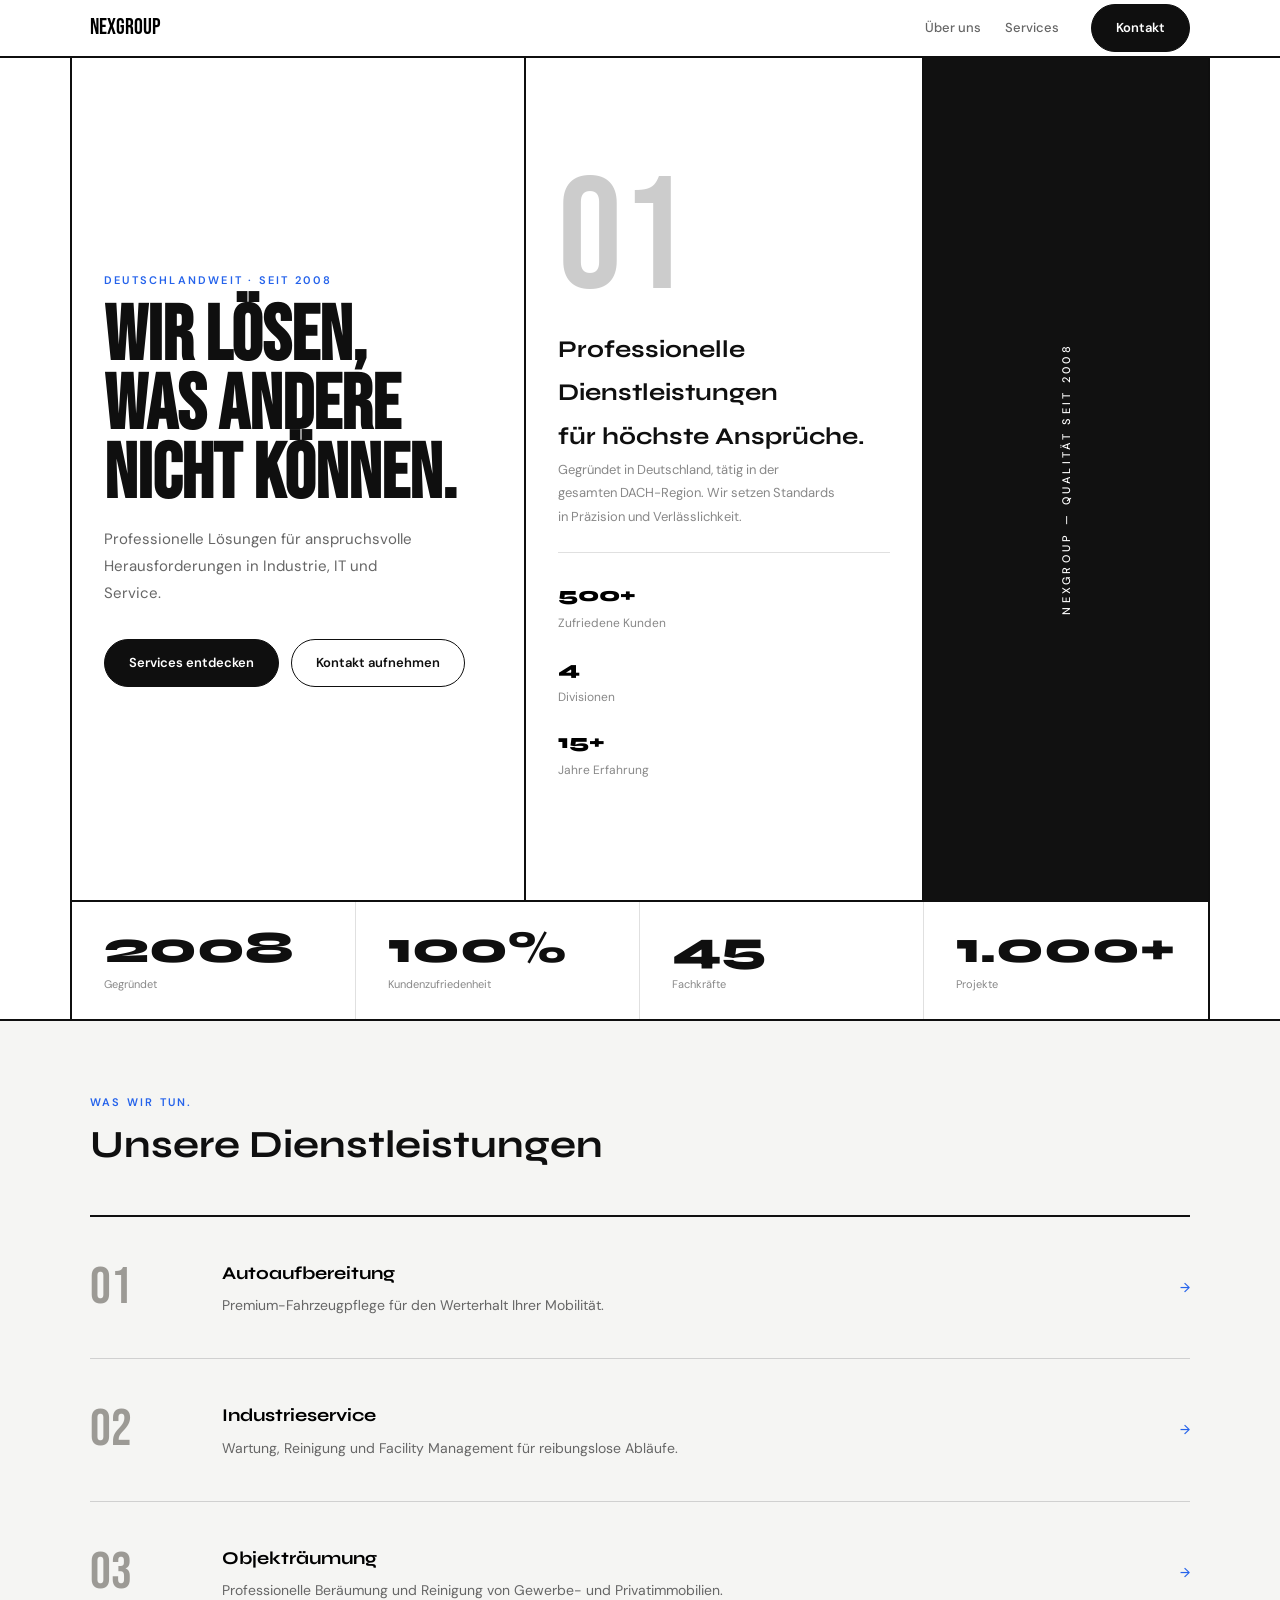
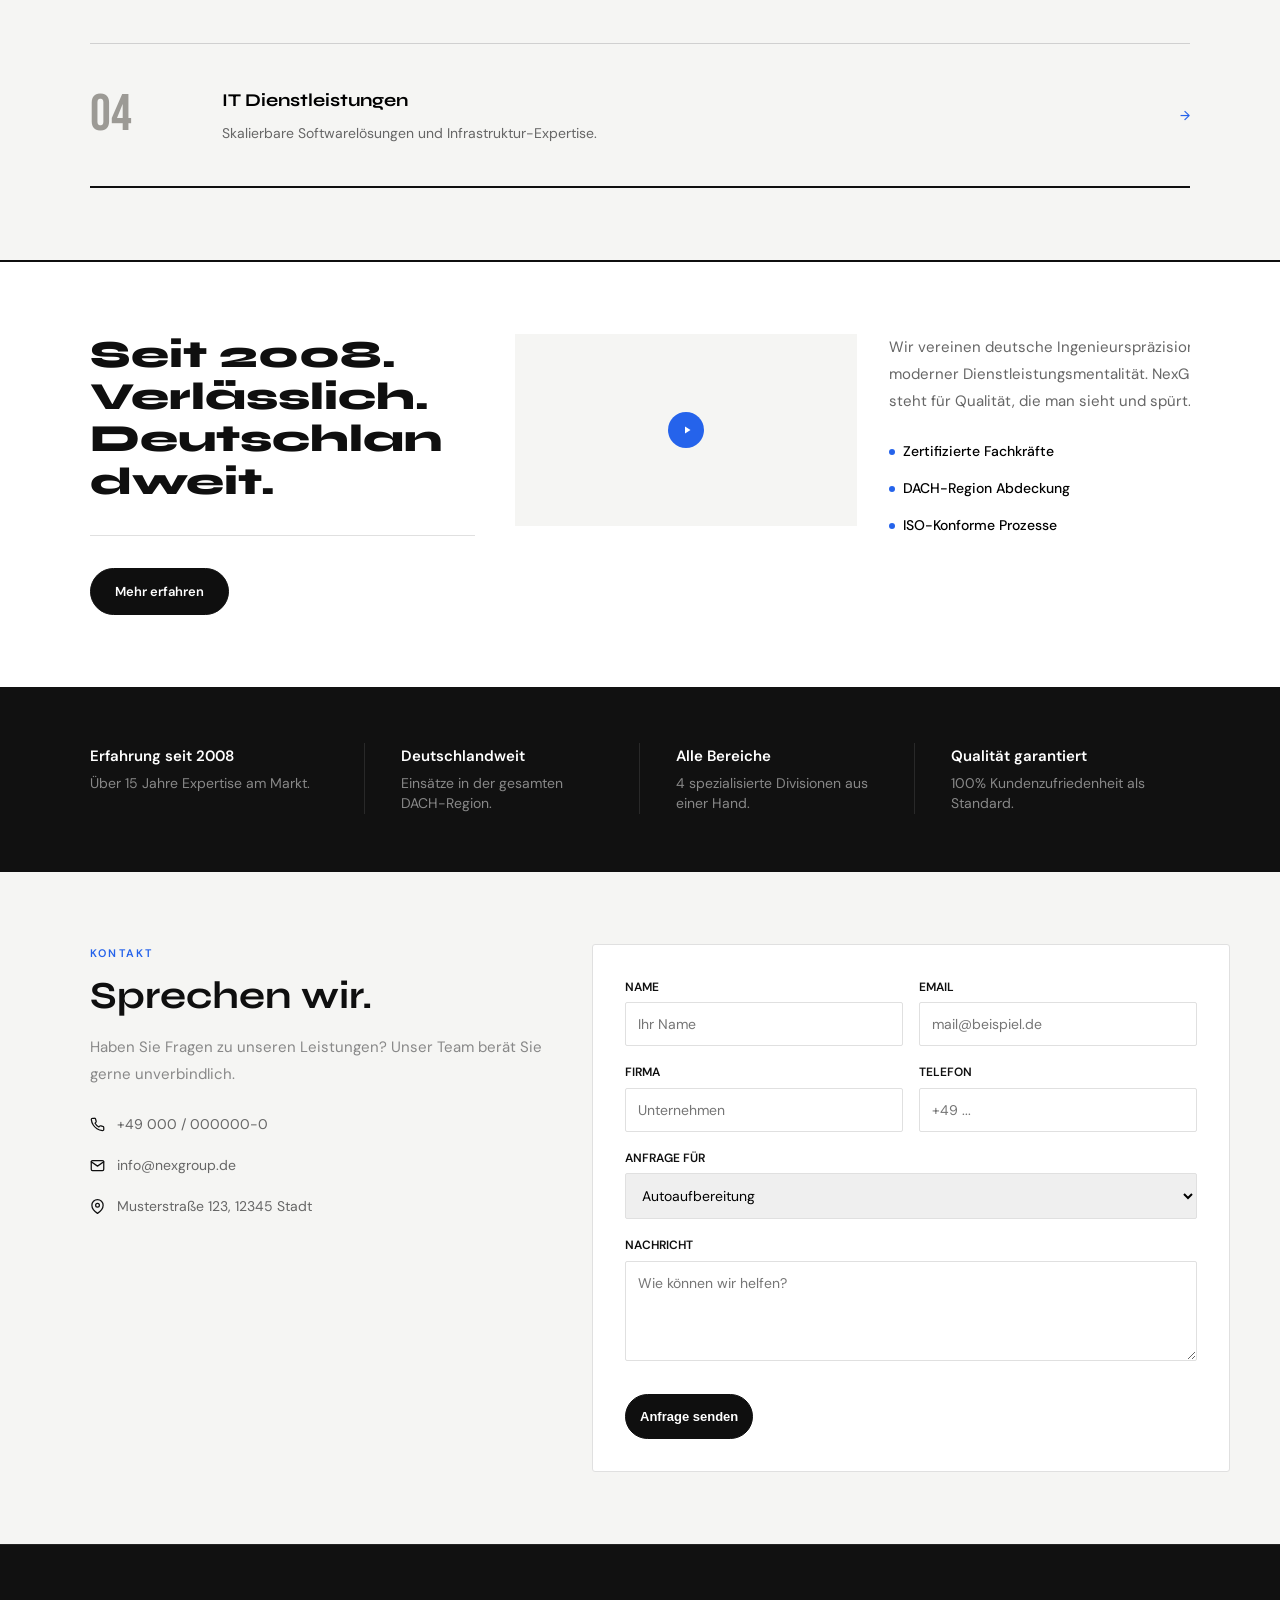
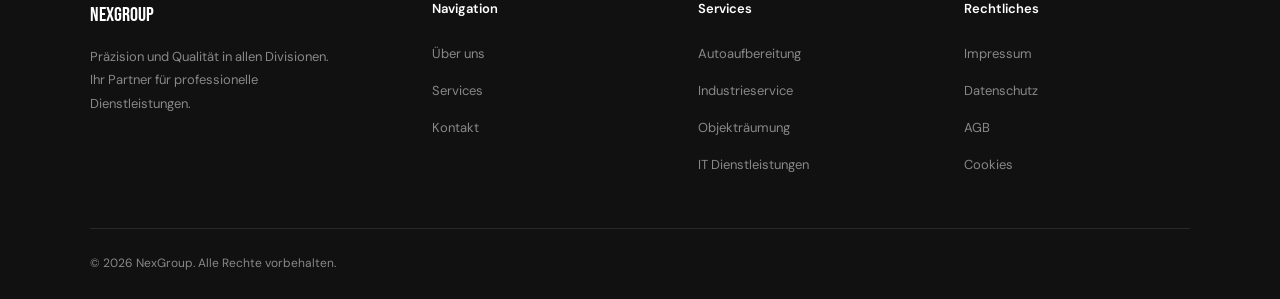
<file: index.html>
<!DOCTYPE html>
<html lang="de">

<head>
  <meta charset="UTF-8">
  <meta name="viewport" content="width=device-width, initial-scale=1.0">
  <title>NexGroup | Qualität seit 2008</title>
  <link rel="stylesheet" href="style.css">
</head>

<body>

  <!-- PAGE TRANSITION -->
  <div class="page-transition" id="pageTransition"></div>

  <!-- LOADER -->
  <div class="loader-wrapper" id="loader">
    <div class="spinner"></div>
  </div>

  <!-- NAVBAR -->
  <nav class="navbar">
    <div class="container nav-container">
      <a href="index.html" class="nav-logo">NEXGROUP</a>
      <div class="nav-right">
        <div class="nav-links">
          <a href="#about">Über uns</a>
          <a href="#services">Services</a>
        </div>
        <a href="#contact" class="btn btn-black btn-nav">Kontakt</a>
      </div>
    </div>
  </nav>



  <!-- HERO SECTION -->
  <header class="hero">
    <div class="container" style="padding:0;">
      <div class="hero-grid">
        <!-- LEFT 40% -->
        <div class="hero-col hero-l reveal">
          <span class="section-label">DEUTSCHLANDWEIT · SEIT 2008</span>
          <h1 class="t-h1">Wir lösen,<br>was andere<br>nicht können.</h1>
          <p class="hero-desc">Professionelle Lösungen für anspruchsvolle Herausforderungen in Industrie, IT und
            Service.</p>
          <div class="hero-actions">
            <a href="#services" class="btn btn-black">Services entdecken</a>
            <a href="#contact" class="btn btn-outline">Kontakt aufnehmen</a>
          </div>
        </div>

        <!-- MIDDLE 35% -->
        <div class="hero-col hero-m reveal" style="transition-delay:0.2s;">
          <div class="hero-huge-num">01</div>
          <h3 class="hero-mid-title">Professionelle Dienstleistungen<br>für höchste Ansprüche.</h3>
          <p class="hero-mid-desc" style="max-width:280px; font-size:13px; color:#888;">Gegründet in Deutschland, tätig
            in der gesamten DACH-Region. Wir setzen Standards in Präzision und Verlässlichkeit.</p>
          <div class="hero-mid-line"></div>
          <div class="hero-stats-mini">
            <div class="stat-mini-item">
              <div class="num">500+</div>
              <div class="label">Zufriedene Kunden</div>
            </div>
            <div class="stat-mini-item">
              <div class="num">4</div>
              <div class="label">Divisionen</div>
            </div>
            <div class="stat-mini-item">
              <div class="num">15+</div>
              <div class="label">Jahre Erfahrung</div>
            </div>
          </div>
        </div>

        <!-- RIGHT 25% -->
        <div class="hero-col hero-r reveal" style="transition-delay:0.4s;">
          <div class="hero-dark-strip">
            <div class="hero-rotated">NEXGROUP — QUALITÄT SEIT 2008</div>
          </div>
        </div>
      </div>

      <!-- HERO STATS ROW -->
      <div class="hero-stats-row reveal" style="transition-delay:0.6s;">
        <div class="stat-box">
          <div class="stat-num">2008</div>
          <div class="stat-label">Gegründet</div>
        </div>
        <div class="stat-box">
          <div class="stat-num">100%</div>
          <div class="stat-label">Kundenzufriedenheit</div>
        </div>
        <div class="stat-box">
          <div class="stat-num">45</div>
          <div class="stat-label">Fachkräfte</div>
        </div>
        <div class="stat-box">
          <div class="stat-num">1.000+</div>
          <div class="stat-label">Projekte</div>
        </div>
      </div>
    </div>
  </header>

  <!-- SERVICES SECTION -->
  <section class="services-section" id="services">
    <div class="container">
      <span class="section-label">WAS WIR TUN.</span>
      <h2 class="t-h2">Unsere Dienstleistungen</h2>

      <div class="manifesto-list">
        <!-- 01 -->
        <a href="autoaufbereitung.html" class="manifesto-row reveal">
          <div class="m-num">01</div>
          <div class="m-content">
            <h3 class="m-title">Autoaufbereitung</h3>
            <p class="m-desc">Premium-Fahrzeugpflege für den Werterhalt Ihrer Mobilität.</p>
          </div>
          <div class="m-link">→</div>
        </a>
        <!-- 02 -->
        <a href="industrieservice.html" class="manifesto-row reveal">
          <div class="m-num">02</div>
          <div class="m-content">
            <h3 class="m-title">Industrieservice</h3>
            <p class="m-desc">Wartung, Reinigung und Facility Management für reibungslose Abläufe.</p>
          </div>
          <div class="m-link">→</div>
        </a>
        <!-- 03 -->
        <a href="#contact" class="manifesto-row reveal">
          <div class="m-num">03</div>
          <div class="m-content">
            <h3 class="m-title">Objekträumung</h3>
            <p class="m-desc">Professionelle Beräumung und Reinigung von Gewerbe- und Privatimmobilien.</p>
          </div>
          <div class="m-link">→</div>
        </a>
        <!-- 04 -->
        <a href="it-dienstleistungen.html" class="manifesto-row reveal">
          <div class="m-num">04</div>
          <div class="m-content">
            <h3 class="m-title">IT Dienstleistungen</h3>
            <p class="m-desc">Skalierbare Softwarelösungen und Infrastruktur-Expertise.</p>
          </div>
          <div class="m-link">→</div>
        </a>
      </div>
    </div>
  </section>

  <!-- ABOUT SECTION -->
  <section class="about-section" id="about">
    <div class="container">
      <div class="about-grid">
        <!-- LEFT -->
        <div class="about-l reveal">
          <h2 class="t-h2" style="font-size: clamp(28px, 3vw, 44px); font-weight: 800; margin-bottom: 32px;">Seit
            2008.<br>Verlässlich.<br>Deutschlandweit.</h2>
          <div class="about-line"></div>
          <a href="#contact" class="btn btn-black">Mehr erfahren</a>
        </div>
        <!-- RIGHT -->
        <div class="about-r reveal" style="transition-delay:0.2s;">
          <div class="about-subgrid">
            <div class="video-placeholder">
              <div class="play-btn">
                <svg viewBox="0 0 24 24">
                  <path d="M8 5v14l11-7z" />
                </svg>
              </div>
            </div>
            <div class="about-desc">
              <p>Wir vereinen deutsche Ingenieurspräzision mit moderner Dienstleistungsmentalität. NexGroup steht für
                Qualität, die man sieht und spürt.</p>
              <div class="trust-points">
                <div class="trust-point">Zertifizierte Fachkräfte</div>
                <div class="trust-point">DACH-Region Abdeckung</div>
                <div class="trust-point">ISO-Konforme Prozesse</div>
              </div>
            </div>
          </div>
        </div>
      </div>
    </div>
  </section>

  <!-- WHY US SECTION -->
  <section class="why-section">
    <div class="container">
      <div class="why-grid">
        <div class="why-item reveal">
          <h4>Erfahrung seit 2008</h4>
          <p>Über 15 Jahre Expertise am Markt.</p>
        </div>
        <div class="why-item reveal" style="transition-delay:0.1s;">
          <h4>Deutschlandweit</h4>
          <p>Einsätze in der gesamten DACH-Region.</p>
        </div>
        <div class="why-item reveal" style="transition-delay:0.2s;">
          <h4>Alle Bereiche</h4>
          <p>4 spezialisierte Divisionen aus einer Hand.</p>
        </div>
        <div class="why-item reveal" style="transition-delay:0.3s;">
          <h4>Qualität garantiert</h4>
          <p>100% Kundenzufriedenheit als Standard.</p>
        </div>
      </div>
    </div>
  </section>

  <!-- CONTACT SECTION -->
  <section class="contact-section" id="contact">
    <div class="container">
      <div class="contact-grid">
        <!-- LEFT -->
        <div class="contact-info reveal">
          <div>
            <span class="section-label">KONTAKT</span>
            <h2 class="t-h2">Sprechen wir.</h2>
            <p style="margin-top:16px; color:#888;">Haben Sie Fragen zu unseren Leistungen? Unser Team berät Sie gerne
              unverbindlich.</p>
          </div>
          <div style="display:flex; flex-direction:column; gap:16px;">
            <div class="c-item">
              <svg viewBox="0 0 24 24" fill="none" stroke="currentColor" stroke-width="2" stroke-linecap="round"
                stroke-linejoin="round">
                <path
                  d="M22 16.92v3a2 2 0 0 1-2.18 2 19.79 19.79 0 0 1-8.63-3.07 19.5 19.5 0 0 1-6-6 19.79 19.79 0 0 1-3.07-8.67A2 2 0 0 1 4.11 2h3a2 2 0 0 1 2 1.72 12.84 12.84 0 0 0 .7 2.81 2 2 0 0 1-.45 2.11L8.09 9.91a16 16 0 0 0 6 6l1.27-1.27a2 2 0 0 1 2.11-.45 12.84 12.84 0 0 0 2.81.7A2 2 0 0 1 22 16.92z" />
              </svg>
              <span>+49 000 / 000000-0</span>
            </div>
            <div class="c-item">
              <svg viewBox="0 0 24 24" fill="none" stroke="currentColor" stroke-width="2" stroke-linecap="round"
                stroke-linejoin="round">
                <path d="M4 4h16c1.1 0 2 .9 2 2v12c0 1.1-.9 2-2 2H4c-1.1 0-2-.9-2-2V6c0-1.1.9-2 2-2z" />
                <polyline points="22,6 12,13 2,6" />
              </svg>
              <span>info@nexgroup.de</span>
            </div>
            <div class="c-item">
              <svg viewBox="0 0 24 24" fill="none" stroke="currentColor" stroke-width="2" stroke-linecap="round"
                stroke-linejoin="round">
                <path d="M21 10c0 7-9 13-9 13s-9-6-9-13a9 9 0 0 1 18 0z" />
                <circle cx="12" cy="10" r="3" />
              </svg>
              <span>Musterstraße 123, 12345 Stadt</span>
            </div>
          </div>
        </div>
        <!-- RIGHT -->
        <div class="contact-card reveal" style="transition-delay:0.2s;">
          <form id="contactForm">
            <div class="form-row">
              <div class="form-group">
                <label>NAME</label>
                <input type="text" class="form-control" placeholder="Ihr Name" required>
              </div>
              <div class="form-group">
                <label>EMAIL</label>
                <input type="email" class="form-control" placeholder="mail@beispiel.de" required>
              </div>
            </div>
            <div class="form-row" style="margin-top:16px;">
              <div class="form-group">
                <label>FIRMA</label>
                <input type="text" class="form-control" placeholder="Unternehmen">
              </div>
              <div class="form-group">
                <label>TELEFON</label>
                <input type="tel" class="form-control" placeholder="+49 ...">
              </div>
            </div>
            <div class="form-group" style="margin-top:16px;">
              <label>ANFRAGE FÜR</label>
              <select class="form-control">
                <option>Autoaufbereitung</option>
                <option>Industrieservice</option>
                <option>Objekträumung</option>
                <option>IT Dienstleistungen</option>
              </select>
            </div>
            <div class="form-group" style="margin-top:16px;">
              <label>NACHRICHT</label>
              <textarea class="form-control" placeholder="Wie können wir helfen?" style="min-height:100px;"></textarea>
            </div>
            <button type="submit" class="btn btn-black btn-submit" style="margin-top:24px; padding:14px;">Anfrage
              senden</button>
          </form>
        </div>
      </div>
    </div>
  </section>

  <!-- FOOTER -->
  <footer>
    <div class="container">
      <div class="footer-grid">
        <!-- Brand -->
        <div class="f-brand">
          <a href="index.html" class="f-logo">NEXGROUP</a>
          <p class="f-desc">Präzision und Qualität in allen Divisionen. Ihr Partner für professionelle Dienstleistungen.
          </p>
        </div>
        <!-- Nav -->
        <div>
          <h4 class="f-title">Navigation</h4>
          <ul class="f-links">
            <li><a href="#about">Über uns</a></li>
            <li><a href="#services">Services</a></li>
            <li><a href="#contact">Kontakt</a></li>
          </ul>
        </div>
        <!-- Services -->
        <div>
          <h4 class="f-title">Services</h4>
          <ul class="f-links">
            <li><a href="autoaufbereitung.html">Autoaufbereitung</a></li>
            <li><a href="industrieservice.html">Industrieservice</a></li>
            <li><a href="#contact">Objekträumung</a></li>
            <li><a href="it-dienstleistungen.html">IT Dienstleistungen</a></li>
          </ul>
        </div>
        <!-- Legal -->
        <div>
          <h4 class="f-title">Rechtliches</h4>
          <ul class="f-links">
            <li><a href="impressum.html">Impressum</a></li>
            <li><a href="datenschutz.html">Datenschutz</a></li>
            <li><a href="#">AGB</a></li>
            <li><a href="#">Cookies</a></li>
          </ul>
        </div>
      </div>
      <div class="footer-bottom">
        <p>© 2026 NexGroup. Alle Rechte vorbehalten.</p>
      </div>
    </div>
  </footer>

  <script>
    // LOADER
    window.addEventListener('load', () => {
      if (!sessionStorage.getItem('nex_loaded')) {
        setTimeout(() => {
          document.getElementById('loader').classList.add('hidden');
          sessionStorage.setItem('nex_loaded', 'true');
        }, 1500);
      } else {
        document.getElementById('loader').classList.add('hidden');
      }

      // Reveal animations
      const observer = new IntersectionObserver((entries) => {
        entries.forEach(entry => {
          if (entry.isIntersecting) {
            entry.target.classList.add('active');
          }
        });
      }, { threshold: 0.1 });

      document.querySelectorAll('.reveal').forEach(el => observer.observe(el));
    });

    // PAGE TRANSITION
    document.querySelectorAll('a').forEach(link => {
      link.addEventListener('click', (e) => {
        const href = link.getAttribute('href');
        if (href && href.endsWith('.html') && !href.startsWith('#')) {
          e.preventDefault();
          document.getElementById('pageTransition').classList.add('active');
          setTimeout(() => {
            window.location.href = href;
          }, 400);
        }
      });
    });

    // CONTACT FORM
    document.getElementById('contactForm').addEventListener('submit', (e) => {
      e.preventDefault();
      alert('Vielen Dank für Ihre Nachricht. Wir melden uns in Kürze.');
      e.target.reset();
    });
  </script>
</body>

</html>
</file>
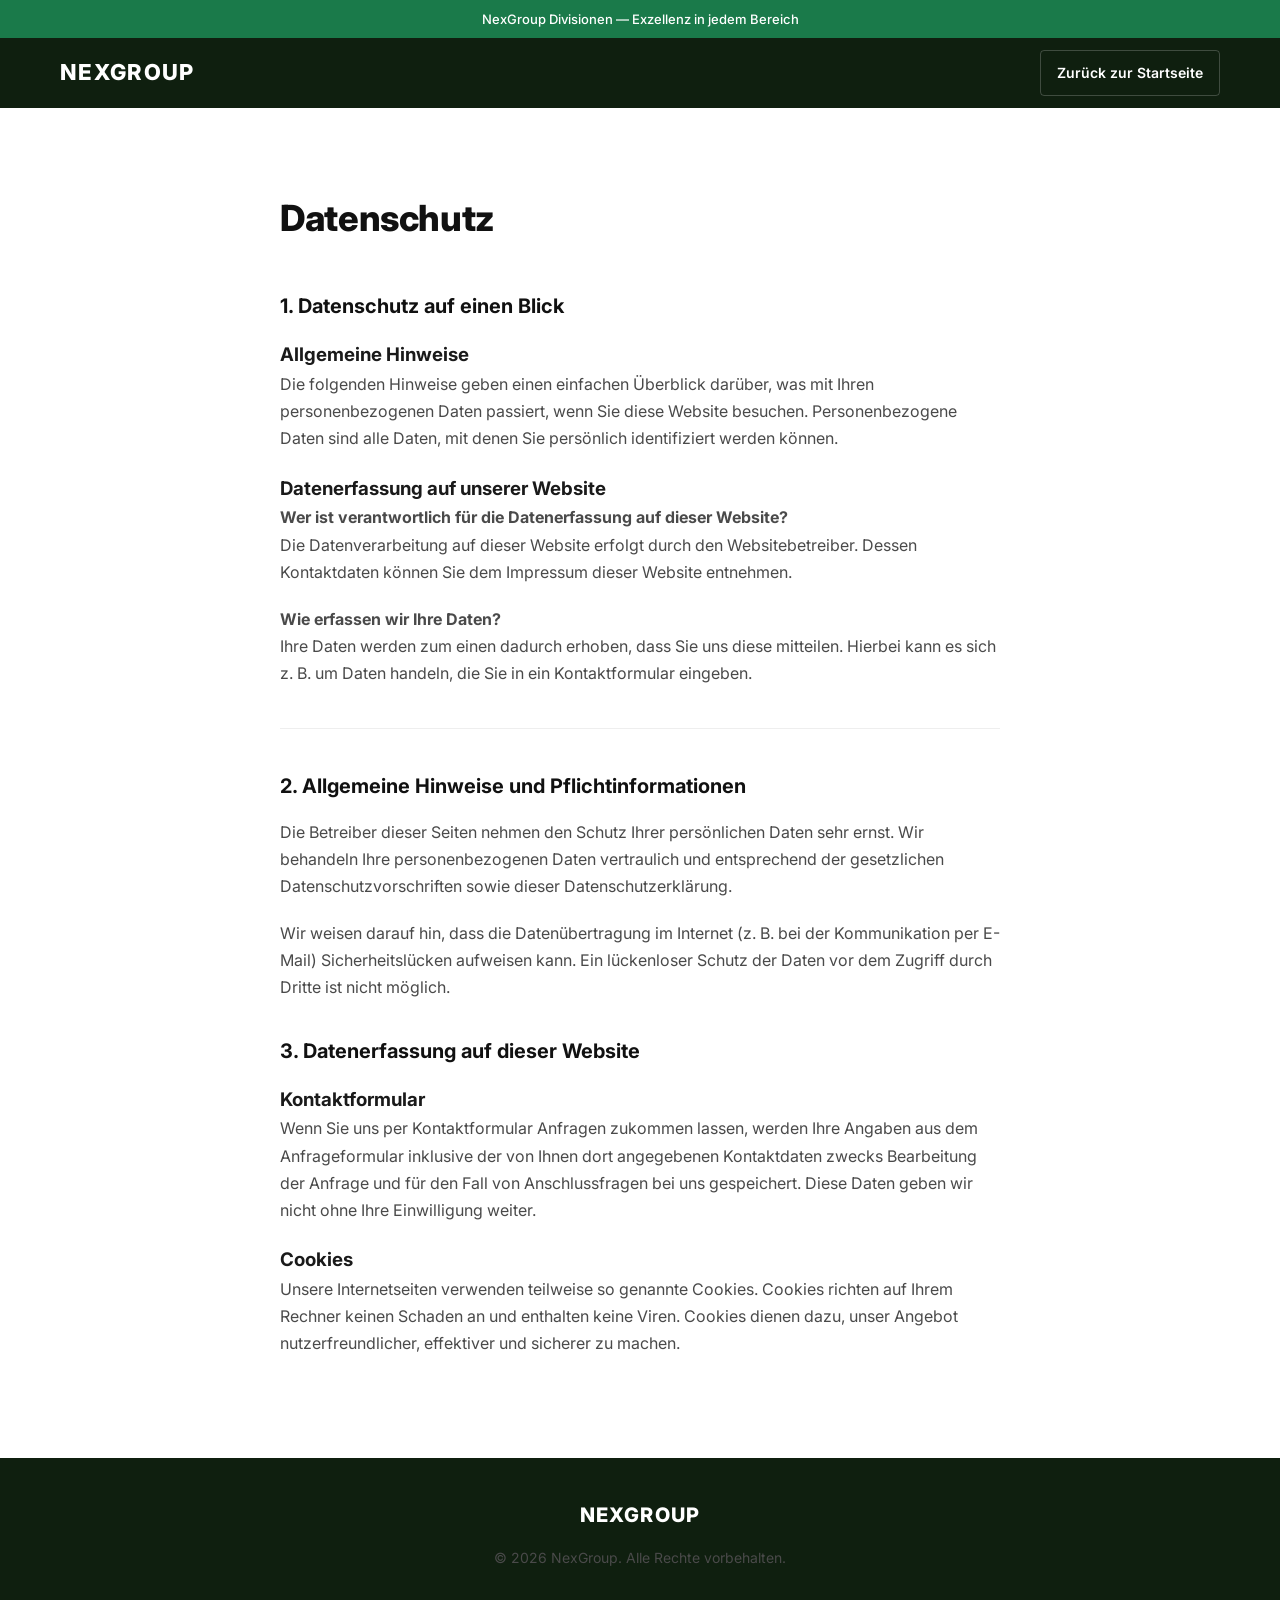
<file: datenschutz.html>
<!DOCTYPE html>
<html lang="de">
<head>
  <meta charset="UTF-8">
  <meta name="viewport" content="width=device-width, initial-scale=1.0">
  <title>Datenschutz | NexGroup</title>
  <link rel="preconnect" href="https://fonts.googleapis.com">
  <link href="https://fonts.googleapis.com/css2?family=Inter:wght@400;500;600;700;800&display=swap" rel="stylesheet">
  <style>
    *, *::before, *::after { box-sizing: border-box; margin: 0; padding: 0; }
    body { font-family: 'Inter', sans-serif; background: #ffffff; color: #1A1A1A; line-height: 1.7; padding-top: 108px; }
    .container { max-width: 1240px; margin: 0 auto; padding: 0 40px; width: 100%; }
    .legal-container { max-width: 800px; margin: 0 auto; padding: 0 40px; }
    
    /* HEADER (Simplified matching Fixed Header) */
    .header-fixed { position: fixed; top: 0; left: 0; right: 0; width: 100%; z-index: 1000; }
    .top-bar { background: #1A7A4A; height: 38px; display: flex; align-items: center; justify-content: center; gap: 8px; }
    .top-bar span { font-size: 13px; font-weight: 500; color: #ffffff; }
    .navbar { background: #0F1F0F; height: 70px; display: flex; align-items: center; }
    .nav-logo { font-weight: 800; font-size: 22px; color: #ffffff; text-transform: uppercase; letter-spacing: 0.06em; text-decoration: none; }

    /* CONTENT */
    .legal-content { padding: 80px 0; }
    h1 { font-size: 36px; font-weight: 800; margin-bottom: 40px; color: #111111; letter-spacing: -0.01em; }
    h2 { font-size: 20px; font-weight: 700; margin: 32px 0 16px; color: #111111; }
    p { margin-bottom: 20px; color: #4A4A4A; }
    ul { margin: 0 0 20px 24px; color: #4A4A4A; }
    li { margin-bottom: 8px; }
    .divider { height: 1px; background: #EEEEEE; margin: 40px 0; }

    /* FOOTER */
    .site-footer { background: #0F1F0F; padding: 40px 0; color: rgba(255,255,255,0.6); text-align: center; font-size: 14px; }
    .f-logo-brand { font-size: 20px; font-weight: 800; color: #ffffff; text-transform: uppercase; letter-spacing: 0.06em; margin-bottom: 14px; display: block; }

    @media (max-width: 768px) {
      body { padding-top: 70px; }
      .top-bar { display: none; }
      .navbar { height: 70px; }
      .container, .legal-container { padding: 0 24px; }
      .legal-content { padding: 48px 0; }
      h1 { font-size: 28px; margin-bottom: 24px; }
      .nav-logo { font-size: 18px; }
      .nav-btn { font-size: 12px; padding: 8px 12px; }
    }
    @media (max-width: 480px) {
      .nav-logo { font-size: 16px; }
      .nav-btn { font-size: 11px; padding: 6px 10px; }
      h1 { font-size: 24px; }
      h2 { font-size: 18px; }
    }
  </style>
</head>
<body>

  <header class="header-fixed">
    <div class="top-bar">
      <span>NexGroup Divisionen &mdash; Exzellenz in jedem Bereich</span>
    </div>
    <nav class="navbar">
      <div class="container" style="display: flex; justify-content: space-between; align-items: center;">
        <a href="index.html" class="nav-logo">NexGroup</a>
        <a href="index.html" class="nav-btn" style="color: #ffffff; font-size: 14px; font-weight: 600; padding: 10px 16px; border: 1px solid rgba(255,255,255,0.2); border-radius: 4px; transition: all 0.3s; text-decoration: none;">Zurück zur Startseite</a>
      </div>
    </nav>
  </header>

  <main class="legal-content">
    <div class="legal-container">
      <h1>Datenschutz</h1>
      
      <section>
        <h2>1. Datenschutz auf einen Blick</h2>
        <h3>Allgemeine Hinweise</h3>
        <p>Die folgenden Hinweise geben einen einfachen Überblick darüber, was mit Ihren personenbezogenen Daten passiert, wenn Sie diese Website besuchen. Personenbezogene Daten sind alle Daten, mit denen Sie persönlich identifiziert werden können.</p>
        
        <h3>Datenerfassung auf unserer Website</h3>
        <p><strong>Wer ist verantwortlich für die Datenerfassung auf dieser Website?</strong><br>Die Datenverarbeitung auf dieser Website erfolgt durch den Websitebetreiber. Dessen Kontaktdaten können Sie dem Impressum dieser Website entnehmen.</p>
        <p><strong>Wie erfassen wir Ihre Daten?</strong><br>Ihre Daten werden zum einen dadurch erhoben, dass Sie uns diese mitteilen. Hierbei kann es sich z. B. um Daten handeln, die Sie in ein Kontaktformular eingeben.</p>

        <div class="divider"></div>

        <h2>2. Allgemeine Hinweise und Pflichtinformationen</h2>
        <p>Die Betreiber dieser Seiten nehmen den Schutz Ihrer persönlichen Daten sehr ernst. Wir behandeln Ihre personenbezogenen Daten vertraulich und entsprechend der gesetzlichen Datenschutzvorschriften sowie dieser Datenschutzerklärung.</p>
        <p>Wir weisen darauf hin, dass die Datenübertragung im Internet (z. B. bei der Kommunikation per E-Mail) Sicherheitslücken aufweisen kann. Ein lückenloser Schutz der Daten vor dem Zugriff durch Dritte ist nicht möglich.</p>

        <h2>3. Datenerfassung auf dieser Website</h2>
        <h3>Kontaktformular</h3>
        <p>Wenn Sie uns per Kontaktformular Anfragen zukommen lassen, werden Ihre Angaben aus dem Anfrageformular inklusive der von Ihnen dort angegebenen Kontaktdaten zwecks Bearbeitung der Anfrage und für den Fall von Anschlussfragen bei uns gespeichert. Diese Daten geben wir nicht ohne Ihre Einwilligung weiter.</p>

        <h3>Cookies</h3>
        <p>Unsere Internetseiten verwenden teilweise so genannte Cookies. Cookies richten auf Ihrem Rechner keinen Schaden an und enthalten keine Viren. Cookies dienen dazu, unser Angebot nutzerfreundlicher, effektiver und sicherer zu machen.</p>
      </section>
    </div>
  </main>

  <footer class="site-footer">
    <div class="legal-container">
      <span class="f-logo-brand">NexGroup</span>
      <p>&copy; 2026 NexGroup. Alle Rechte vorbehalten.</p>
    </div>
  </footer>

</body>
</html>
</file>
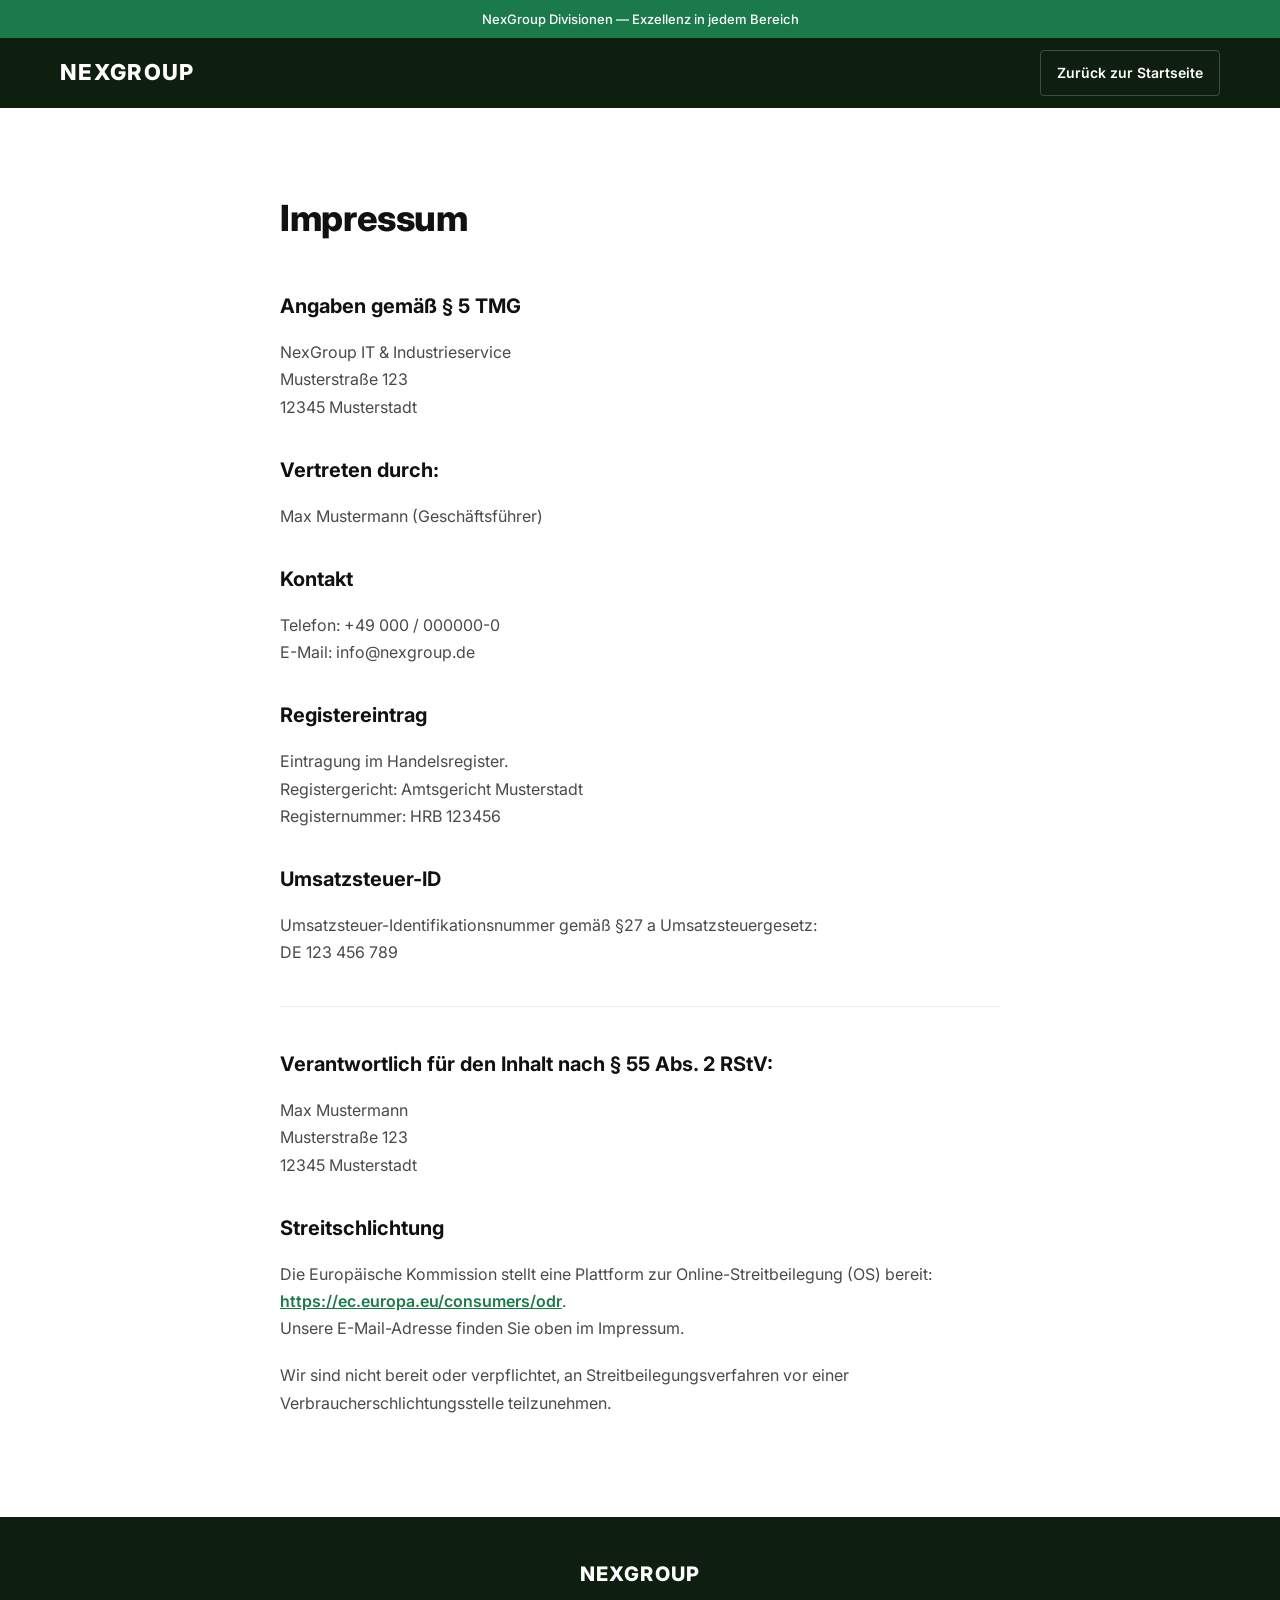
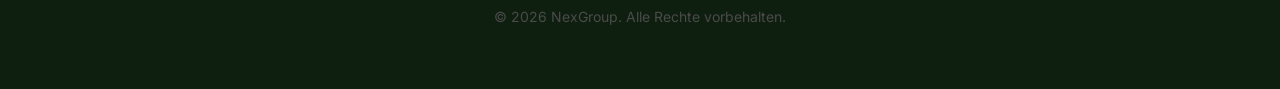
<file: impressum.html>
<!DOCTYPE html>
<html lang="de">
<head>
  <meta charset="UTF-8">
  <meta name="viewport" content="width=device-width, initial-scale=1.0">
  <title>Impressum | NexGroup</title>
  <link rel="preconnect" href="https://fonts.googleapis.com">
  <link href="https://fonts.googleapis.com/css2?family=Inter:wght@400;500;600;700;800&display=swap" rel="stylesheet">
  <style>
    *, *::before, *::after { box-sizing: border-box; margin: 0; padding: 0; }
    body { font-family: 'Inter', sans-serif; background: #ffffff; color: #1A1A1A; line-height: 1.7; padding-top: 108px; }
    .container { max-width: 1240px; margin: 0 auto; padding: 0 40px; width: 100%; }
    .legal-container { max-width: 800px; margin: 0 auto; padding: 0 40px; }
    
    /* HEADER (Simplified matching Fixed Header) */
    .header-fixed { position: fixed; top: 0; left: 0; right: 0; width: 100%; z-index: 1000; }
    .top-bar { background: #1A7A4A; height: 38px; display: flex; align-items: center; justify-content: center; gap: 8px; }
    .top-bar span { font-size: 13px; font-weight: 500; color: #ffffff; }
    .navbar { background: #0F1F0F; height: 70px; display: flex; align-items: center; }
    .nav-logo { font-weight: 800; font-size: 22px; color: #ffffff; text-transform: uppercase; letter-spacing: 0.06em; text-decoration: none; }

    /* CONTENT */
    .legal-content { padding: 80px 0; }
    h1 { font-size: 36px; font-weight: 800; margin-bottom: 40px; color: #111111; letter-spacing: -0.01em; }
    h2 { font-size: 20px; font-weight: 700; margin: 32px 0 16px; color: #111111; }
    p { margin-bottom: 20px; color: #4A4A4A; }
    .divider { height: 1px; background: #EEEEEE; margin: 40px 0; }

    /* FOOTER */
    .site-footer { background: #0F1F0F; padding: 40px 0; color: rgba(255,255,255,0.6); text-align: center; font-size: 14px; }
    .f-logo-brand { font-size: 20px; font-weight: 800; color: #ffffff; text-transform: uppercase; letter-spacing: 0.06em; margin-bottom: 14px; display: block; }

    @media (max-width: 768px) {
      body { padding-top: 70px; }
      .top-bar { display: none; }
      .navbar { height: 70px; }
      .container, .legal-container { padding: 0 24px; }
      .legal-content { padding: 48px 0; }
      h1 { font-size: 28px; margin-bottom: 24px; }
      .nav-logo { font-size: 18px; }
      .nav-btn { font-size: 12px; padding: 8px 12px; }
    }
    @media (max-width: 480px) {
      .nav-logo { font-size: 16px; }
      .nav-btn { font-size: 11px; padding: 6px 10px; }
      h1 { font-size: 24px; }
      h2 { font-size: 18px; }
    }
  </style>
</head>
<body>

  <header class="header-fixed">
    <div class="top-bar">
      <span>NexGroup Divisionen &mdash; Exzellenz in jedem Bereich</span>
    </div>
    <nav class="navbar">
      <div class="container" style="display: flex; justify-content: space-between; align-items: center;">
        <a href="index.html" class="nav-logo">NexGroup</a>
        <a href="index.html" class="nav-btn" style="color: #ffffff; font-size: 14px; font-weight: 600; padding: 10px 16px; border: 1px solid rgba(255,255,255,0.2); border-radius: 4px; transition: all 0.3s; text-decoration: none;">Zurück zur Startseite</a>
      </div>
    </nav>
  </header>

  <main class="legal-content">
    <div class="legal-container">
      <h1>Impressum</h1>
      
      <section>
        <h2>Angaben gemäß § 5 TMG</h2>
        <p>
          NexGroup IT & Industrieservice<br>
          Musterstraße 123<br>
          12345 Musterstadt
        </p>

        <h2>Vertreten durch:</h2>
        <p>Max Mustermann (Geschäftsführer)</p>

        <h2>Kontakt</h2>
        <p>
          Telefon: +49 000 / 000000-0<br>
          E-Mail: info@nexgroup.de
        </p>

        <h2>Registereintrag</h2>
        <p>
          Eintragung im Handelsregister.<br>
          Registergericht: Amtsgericht Musterstadt<br>
          Registernummer: HRB 123456
        </p>

        <h2>Umsatzsteuer-ID</h2>
        <p>
          Umsatzsteuer-Identifikationsnummer gemäß §27 a Umsatzsteuergesetz:<br>
          DE 123 456 789
        </p>

        <div class="divider"></div>

        <h2>Verantwortlich für den Inhalt nach § 55 Abs. 2 RStV:</h2>
        <p>
          Max Mustermann<br>
          Musterstraße 123<br>
          12345 Musterstadt
        </p>

        <h2>Streitschlichtung</h2>
        <p>Die Europäische Kommission stellt eine Plattform zur Online-Streitbeilegung (OS) bereit: <a href="https://ec.europa.eu/consumers/odr" target="_blank" style="color: #1A7A4A; font-weight: 600;">https://ec.europa.eu/consumers/odr</a>.<br>Unsere E-Mail-Adresse finden Sie oben im Impressum.</p>
        <p>Wir sind nicht bereit oder verpflichtet, an Streitbeilegungsverfahren vor einer Verbraucherschlichtungsstelle teilzunehmen.</p>
      </section>
    </div>
  </main>

  <footer class="site-footer">
    <div class="legal-container">
      <span class="f-logo-brand">NexGroup</span>
      <p>&copy; 2026 NexGroup. Alle Rechte vorbehalten.</p>
    </div>
  </footer>

</body>
</html>
</file>
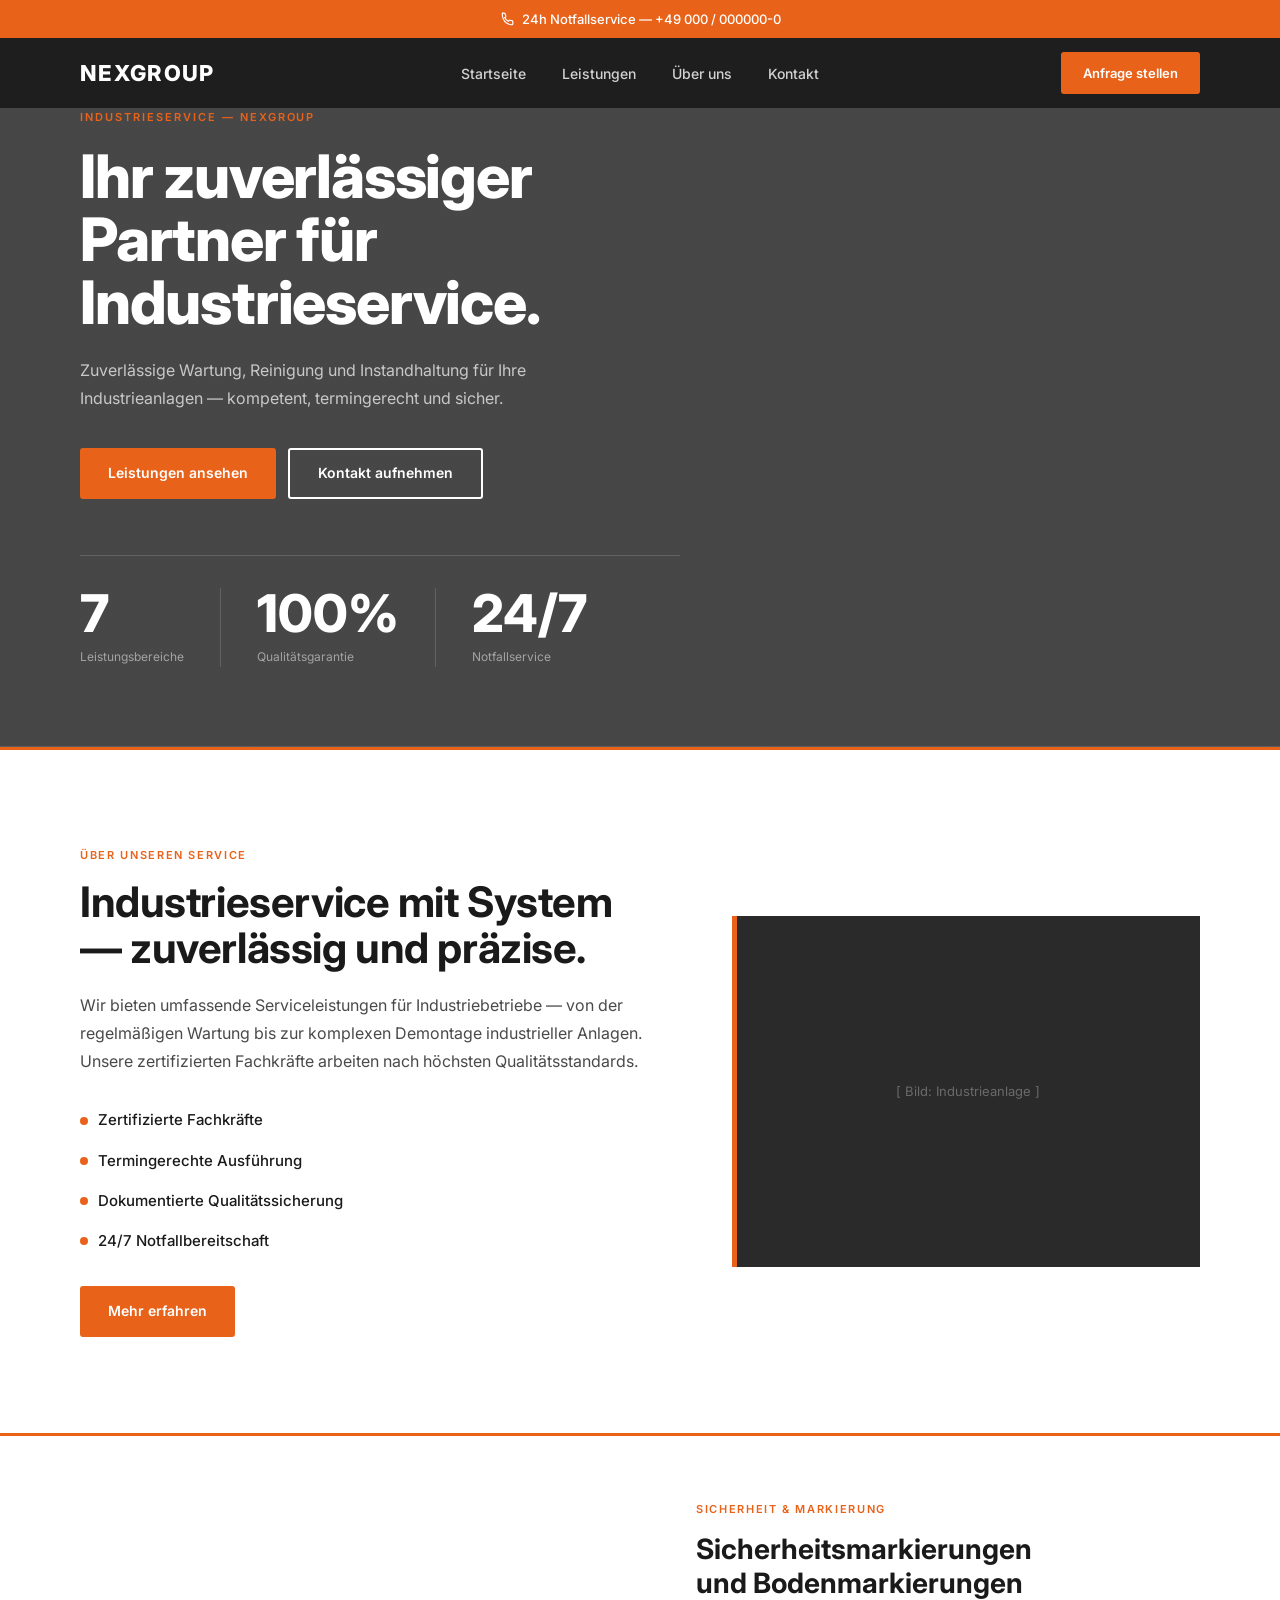
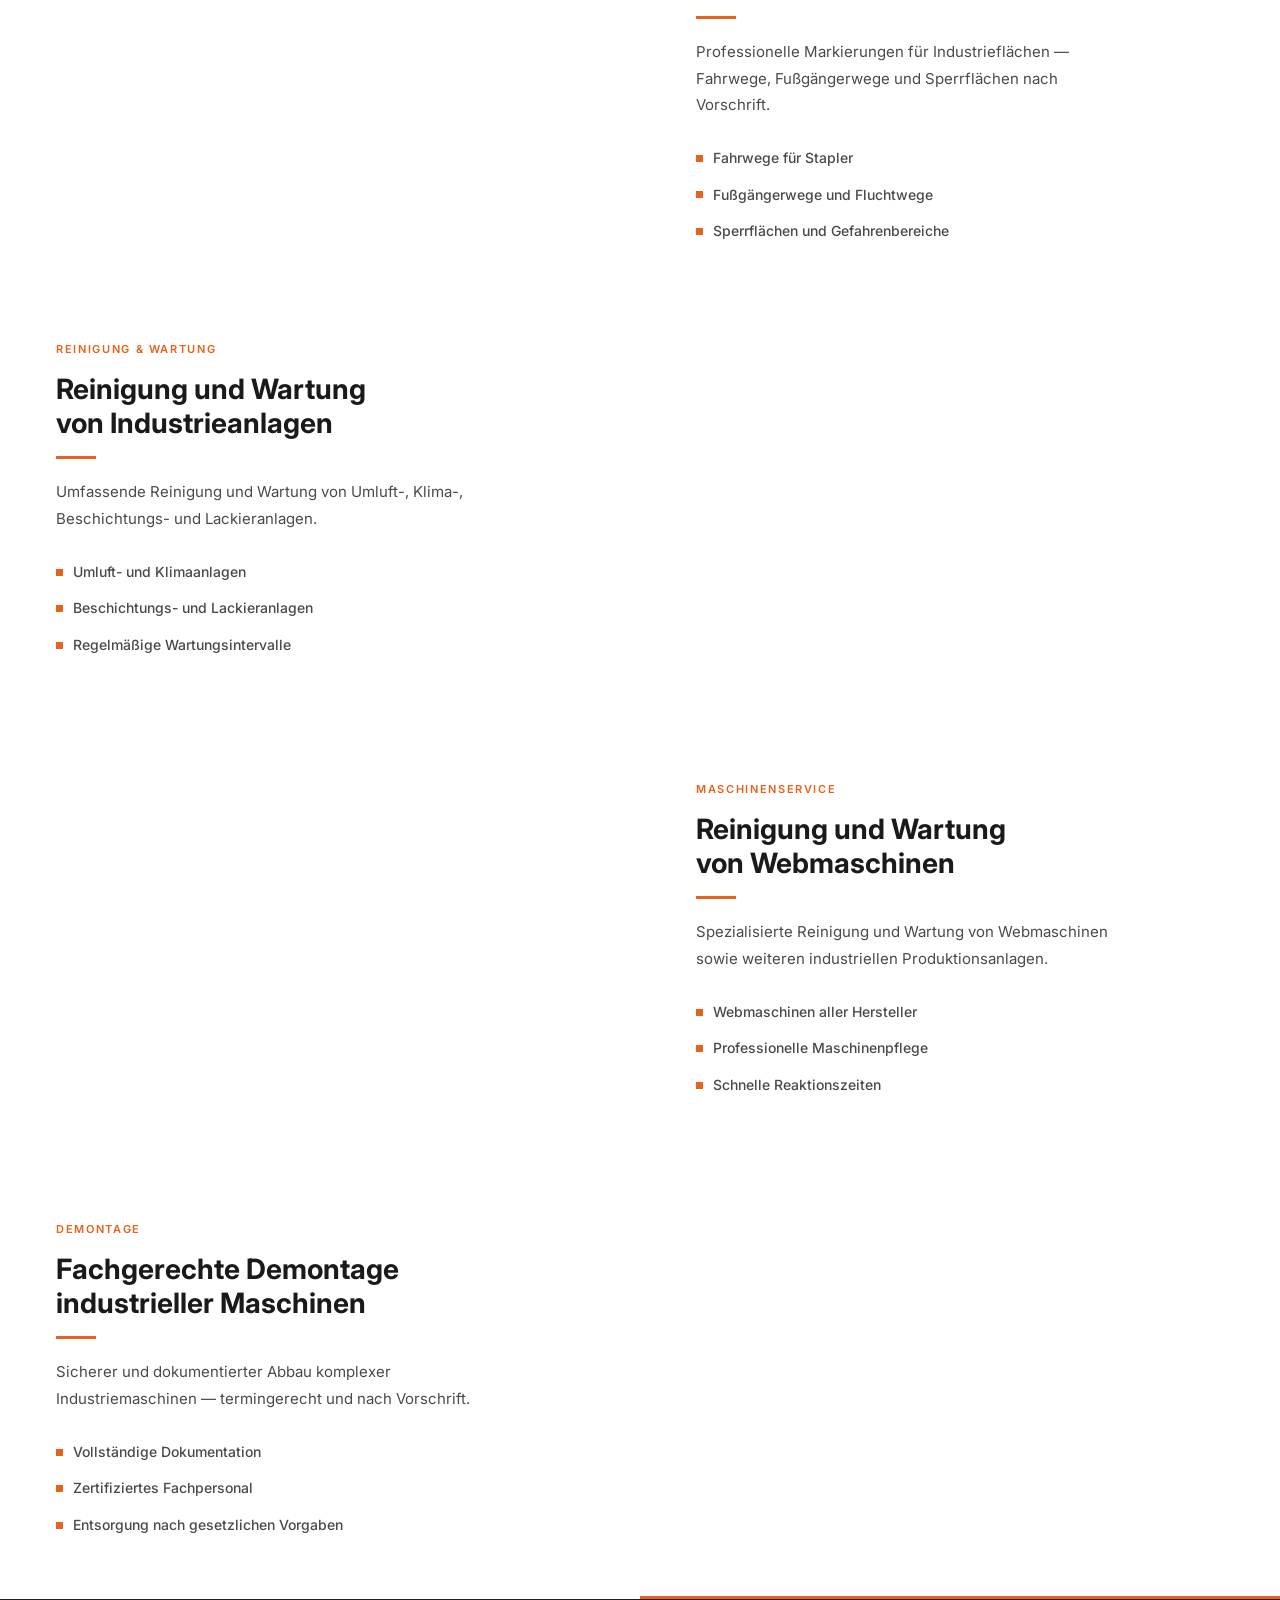
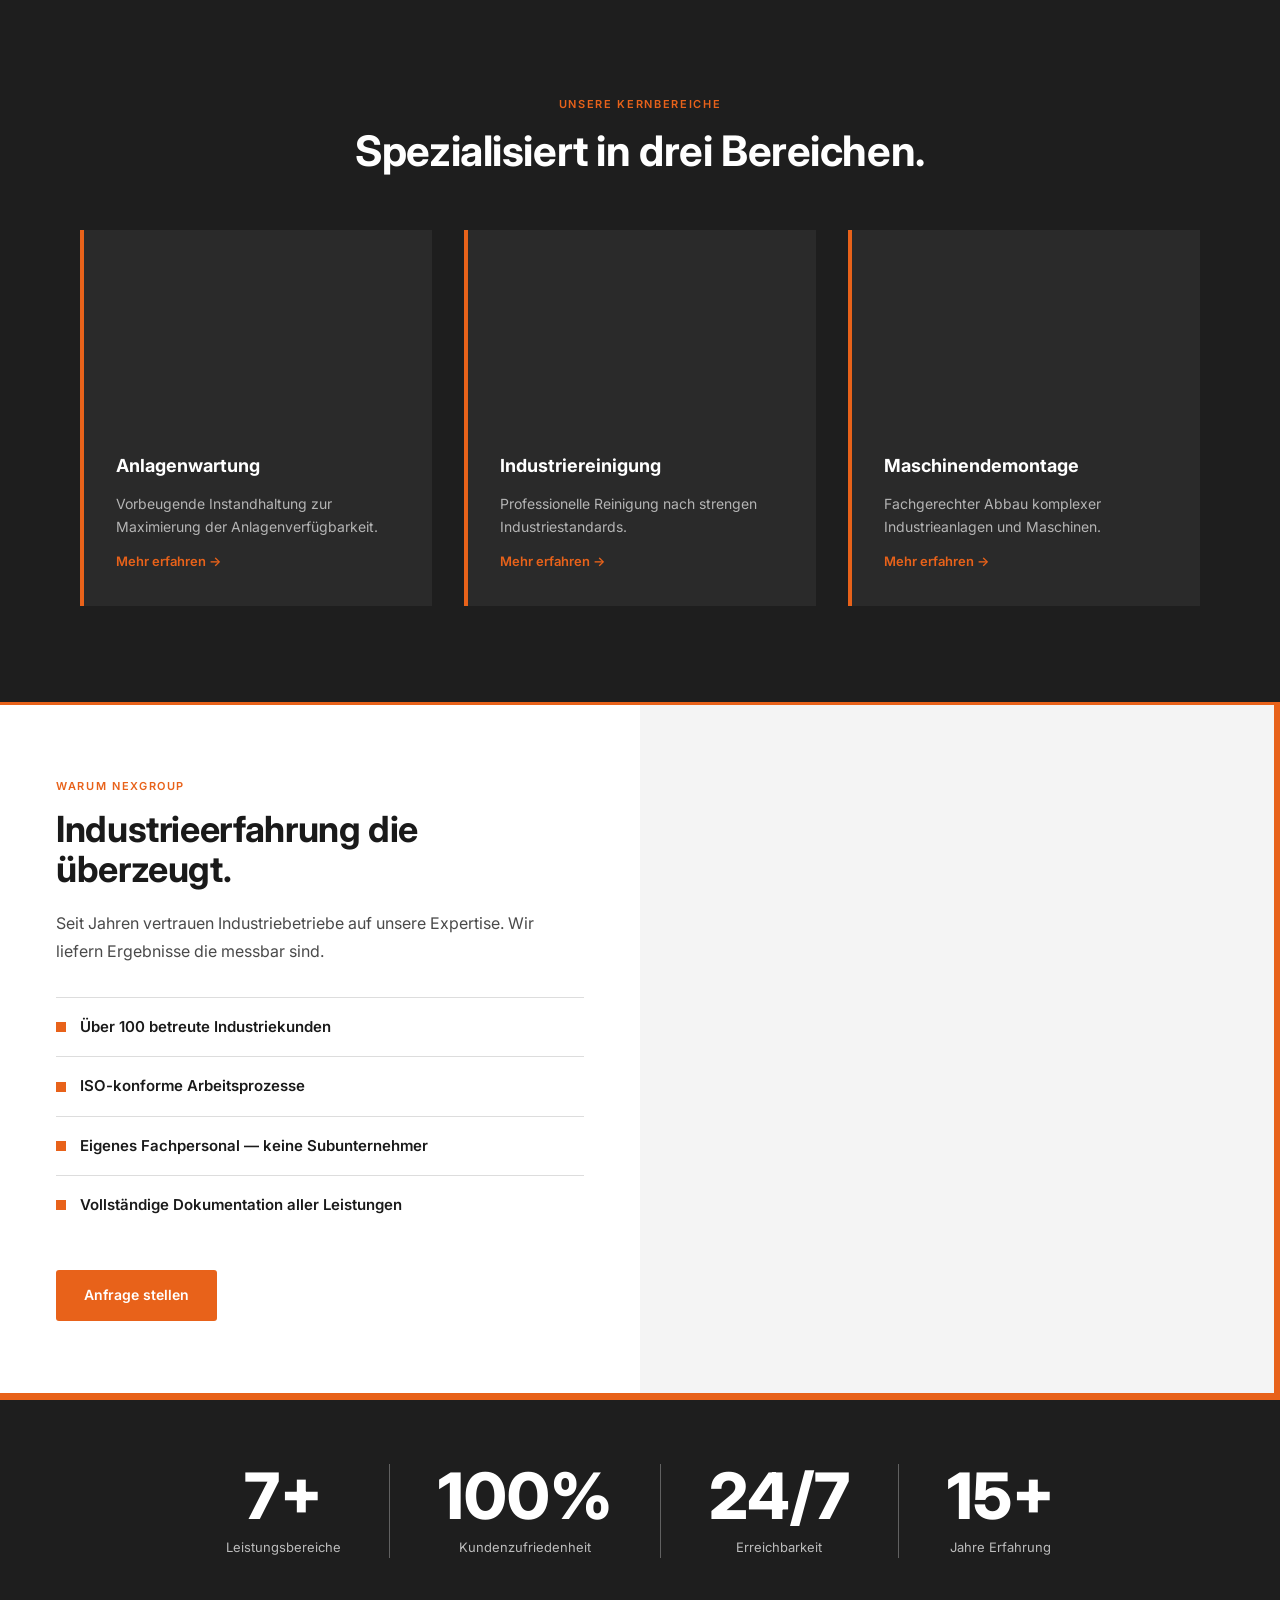
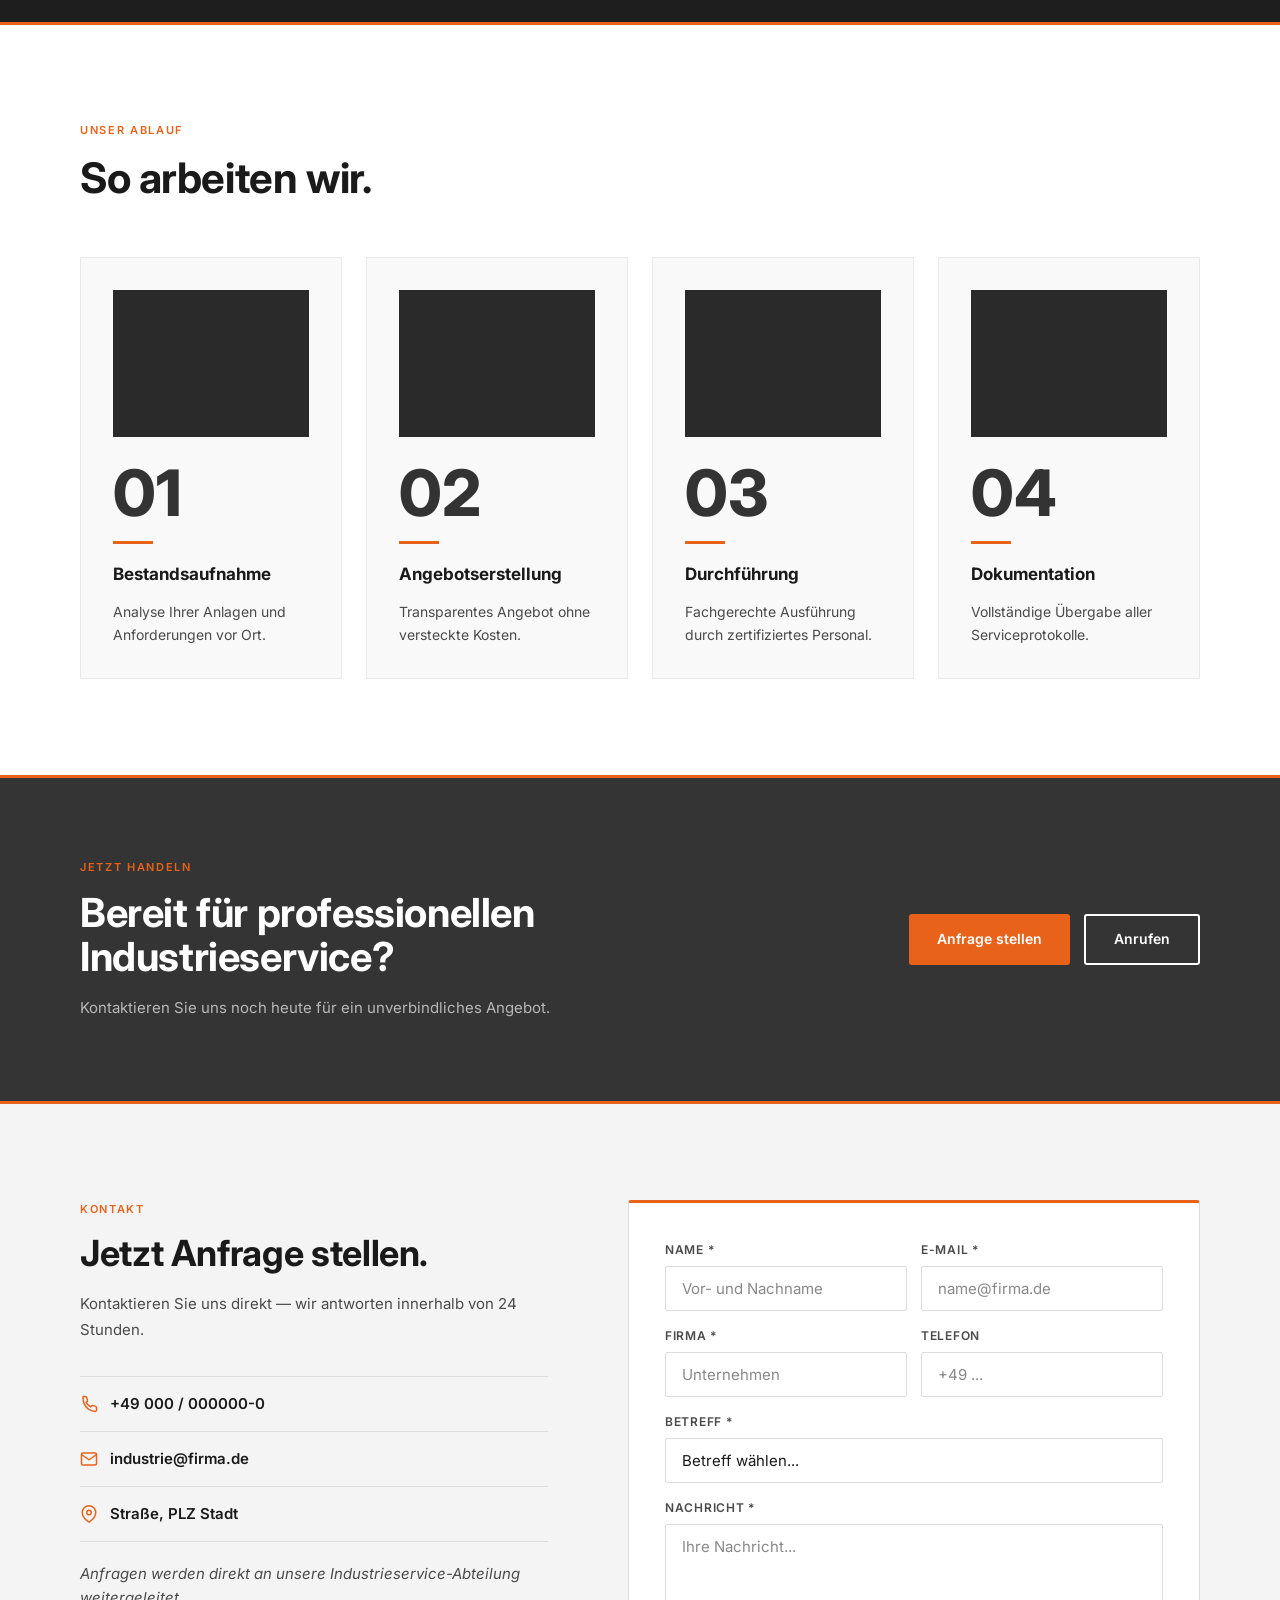
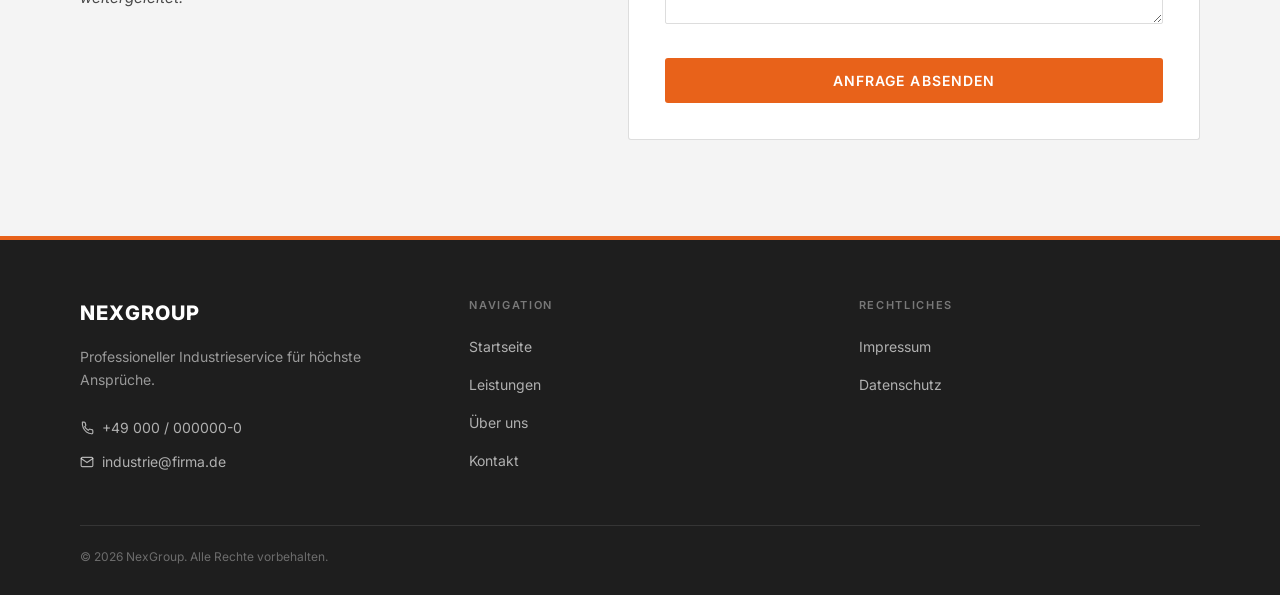
<file: industrieservice.html>
<!DOCTYPE html>
<html lang="de">
<head>
  <meta charset="UTF-8">
  <meta name="viewport" content="width=device-width, initial-scale=1.0">
  <title>Industrieservice – NexGroup</title>
  <meta name="description" content="NexGroup Industrieservice: Sicherheitsmarkierungen, Anlagenreinigung, Wartung und Maschinendemontage für Industriebetriebe.">
  <link rel="preconnect" href="https://fonts.googleapis.com">
  <link href="https://fonts.googleapis.com/css2?family=Inter:wght@400;500;600;700;800&display=swap" rel="stylesheet">
  <style>
    /* ─── RESET ─── */
    *, *::before, *::after {
      box-sizing: border-box;
      margin: 0;
      padding: 0;
      overflow-wrap: break-word;
    }
    * { min-width: 0; }
    html, body { overflow-x: hidden; }
    body {
      font-family: 'Inter', sans-serif;
      background: #ffffff;
      color: #4A4A4A;
      font-size: 16px;
      line-height: 1.75;
      padding-top: 108px;
    }
    a { text-decoration: none; color: inherit; }
    img { max-width: 100%; display: block; }

    .container {
      max-width: 1200px;
      margin: 0 auto;
      padding: 0 40px;
      width: 100%;
    }

    /* ─── LOADER ─── */
    #loader {
      position: fixed;
      inset: 0;
      background: #ffffff;
      z-index: 9999;
      display: flex;
      align-items: center;
      justify-content: center;
      transition: opacity 0.4s ease;
    }
    #loader.fade-out { opacity: 0; pointer-events: none; }
    .spinner {
      width: 40px;
      height: 40px;
      border: 3px solid #F4F4F4;
      border-top: 3px solid #E8621A;
      border-radius: 50%;
      animation: spin 0.8s linear infinite;
    }
    @keyframes spin { to { transform: rotate(360deg); } }

    /* ─── SCROLL REVEAL ─── */
    .reveal {
      opacity: 0;
      transform: translateY(20px);
      transition: opacity 0.5s ease, transform 0.5s ease;
    }
    .reveal.active {
      opacity: 1;
      transform: translateY(0);
    }

    /* ─── HEADER WRAP ─── */
    .header-fixed {
      position: fixed;
      top: 0;
      left: 0;
      right: 0;
      width: 100%;
      z-index: 1000;
    }

    /* ─── TOP BAR ─── */
    .top-bar {
      background: #E8621A;
      height: 38px;
      display: flex;
      align-items: center;
      justify-content: center;
      gap: 8px;
    }
    .top-bar span {
      font-size: 13px;
      font-weight: 500;
      color: #ffffff;
    }
    .top-bar svg { flex-shrink: 0; color: #ffffff; }

    /* ─── NAVBAR ─── */
    .navbar {
      background: #1E1E1E;
      height: 70px;
    }
    .navbar .container {
      height: 100%;
    }
    .nav-inner {
      height: 100%;
      display: grid;
      grid-template-columns: 1fr auto 1fr;
      align-items: center;
      max-width: 100%;
      overflow: visible;
    }
    .nav-logo {
      font-weight: 800;
      font-size: 22px;
      color: #ffffff;
      text-transform: uppercase;
      letter-spacing: 0.06em;
      justify-self: start;
    }
    .nav-links {
      display: flex;
      align-items: center;
      gap: 36px;
      list-style: none;
      justify-self: center;
    }
    .nav-links a {
      font-size: 14px;
      font-weight: 500;
      color: rgba(255,255,255,0.8);
      transition: color 0.2s;
    }
    .nav-links a:hover { color: #E8621A; }
    .nav-cta {
      background: #E8621A;
      color: #ffffff;
      font-size: 13px;
      font-weight: 600;
      padding: 10px 22px;
      border-radius: 3px;
      transition: background 0.2s;
      white-space: nowrap;
      justify-self: end;
    }
    .nav-cta:hover { background: #C4520F; }

    /* hamburger */
    .hamburger {
      display: none;
      flex-direction: column;
      gap: 5px;
      cursor: pointer;
      background: none;
      border: none;
      padding: 4px;
    }
    .hamburger span {
      display: block;
      width: 24px;
      height: 2px;
      background: #ffffff;
    }
    .mobile-menu {
      display: none;
      position: fixed;
      top: 108px;
      left: 0;
      right: 0;
      background: #1E1E1E;
      z-index: 899;
      flex-direction: column;
    }
    .mobile-menu.open { display: flex; }
    .mobile-menu a {
      font-size: 14px;
      font-weight: 500;
      color: #ffffff;
      padding: 16px 20px;
      border-bottom: 1px solid rgba(255,255,255,0.1);
    }
    .mobile-menu a.mm-cta { color: #E8621A; font-weight: 600; }

    /* ─── SECTION DIVIDER ─── */
    .section-divider {
      width: 100%;
      height: 3px;
      background: #E8621A;
    }

    /* ─── SECTION 1: HERO ─── */
    .hero {
      background-image: 
        linear-gradient(rgba(30,30,30,0.82), rgba(30,30,30,0.82)),
        url('https://images.unsplash.com/photo-1581091226825-a6a2a5aee158?w=1600&q=80');
      background-size: cover;
      background-position: center;
      background-repeat: no-repeat;
      padding-bottom: 80px;
      min-height: 600px;
      display: flex;
      align-items: center;
    }
    .hero-content { max-width: 600px; }
    .hero-eyebrow {
      font-size: 11px;
      font-weight: 600;
      text-transform: uppercase;
      letter-spacing: 0.18em;
      color: #E8621A;
      margin-bottom: 18px;
    }
    .hero h1 {
      font-size: clamp(36px, 5vw, 60px);
      font-weight: 800;
      line-height: 1.05;
      letter-spacing: -0.02em;
      color: #ffffff;
      margin-bottom: 22px;
    }
    .hero-desc {
      font-size: 16px;
      font-weight: 400;
      color: rgba(255,255,255,0.7);
      max-width: 480px;
      margin-bottom: 36px;
    }
    .hero-btns {
      display: flex;
      gap: 12px;
      flex-wrap: wrap;
    }
    .btn-primary {
      background: #E8621A;
      color: #ffffff;
      font-size: 14px;
      font-weight: 600;
      padding: 13px 28px;
      border-radius: 3px;
      display: inline-block;
      transition: background 0.2s;
    }
    .btn-primary:hover { background: #C4520F; }
    .btn-outline-white {
      border: 2px solid #ffffff;
      background: transparent;
      color: #ffffff;
      font-size: 14px;
      font-weight: 600;
      padding: 11px 28px;
      border-radius: 3px;
      display: inline-block;
      transition: background 0.2s, color 0.2s;
    }
    .btn-outline-white:hover { background: #ffffff; color: #1E1E1E; }

    /* hero stats */
    .hero-stats {
      border-top: 1px solid rgba(255,255,255,0.15);
      padding-top: 32px;
      margin-top: 56px;
      display: flex;
      align-items: flex-start;
    }
    .h-stat {
      padding: 0 36px;
    }
    .h-stat:first-child { padding-left: 0; }
    .h-stat:not(:last-child) {
      border-right: 1px solid rgba(255,255,255,0.15);
    }
    .h-stat-num {
      font-size: 52px;
      font-weight: 800;
      color: #ffffff;
      line-height: 1;
      white-space: nowrap;
    }
    .h-stat-lbl {
      font-size: 12px;
      font-weight: 400;
      color: rgba(255,255,255,0.5);
      margin-top: 6px;
    }

    /* ─── SECTION 2: INTRO SPLIT ─── */
    .intro-split {
      background: #ffffff;
      padding: 96px 0;
    }
    .intro-grid {
      display: grid;
      grid-template-columns: 55fr 45fr;
      gap: 80px;
      align-items: center;
    }
    .section-label {
      font-size: 11px;
      font-weight: 600;
      text-transform: uppercase;
      letter-spacing: 0.15em;
      color: #E8621A;
      margin-bottom: 14px;
    }
    .section-h2 {
      font-size: clamp(26px, 3.5vw, 42px);
      font-weight: 700;
      line-height: 1.1;
      letter-spacing: -0.01em;
      color: #1A1A1A;
      margin-bottom: 20px;
    }
    .intro-text {
      font-size: 16px;
      color: #4A4A4A;
      margin-bottom: 32px;
    }
    .trust-points { list-style: none; margin-bottom: 32px; }
    .trust-point {
      display: flex;
      align-items: center;
      gap: 10px;
      font-size: 15px;
      font-weight: 500;
      color: #1A1A1A;
      margin-bottom: 14px;
    }
    .t-dot {
      width: 8px;
      height: 8px;
      background: #E8621A;
      border-radius: 50%;
      flex-shrink: 0;
    }
    .img-placeholder {
      background: #2A2A2A;
      border-left: 5px solid #E8621A;
      display: flex;
      align-items: center;
      justify-content: center;
    }
    .img-placeholder span {
      font-size: 13px;
      color: rgba(255,255,255,0.3);
    }
    .intro-img { 
      aspect-ratio: 4 / 3;
      background-image: url('https://images.unsplash.com/photo-1565043589221-1a6fd9ae45c7?w=800&q=80');
      background-size: cover;
      background-position: center;
      background-repeat: no-repeat;
    }

    /* ─── SECTION 3: ALTERNATING SPLIT ROWS ─── */
    .alt-split-section {
      background: #ffffff;
    }
    .alt-row {
      display: grid;
      grid-template-columns: 1fr 1fr;
      height: 440px;
    }
    .alt-img-wrap {
      overflow: hidden;
      height: 100%;
    }
    .alt-img {
      width: 100%;
      height: 100%;
      background-size: cover;
      background-position: center;
      background-repeat: no-repeat;
      transition: transform 0.4s ease;
    }
    .alt-row:hover .alt-img {
      transform: scale(1.03);
    }
    .alt-text {
      background: #ffffff;
      padding: 64px 56px;
      display: flex;
      flex-direction: column;
      justify-content: center;
      transition: background 0.4s ease;
    }
    .alt-row:hover .alt-text {
      background: #FAFAFA;
    }
    .alt-label {
      font-family: 'Inter', sans-serif;
      font-weight: 600;
      font-size: 11px;
      color: #E8621A;
      text-transform: uppercase;
      letter-spacing: 0.15em;
      margin-bottom: 14px;
    }
    .alt-title {
      font-family: 'Inter', sans-serif;
      font-weight: 700;
      font-size: 28px;
      color: #1A1A1A;
      margin-bottom: 16px;
      line-height: 1.2;
    }
    .alt-line {
      width: 40px;
      height: 3px;
      background: #E8621A;
      margin-bottom: 20px;
    }
    .alt-desc {
      font-family: 'Inter', sans-serif;
      font-weight: 400;
      font-size: 15px;
      color: #4A4A4A;
      line-height: 1.75;
      max-width: 420px;
      margin-bottom: 28px;
    }
    .alt-bullets {
      display: flex;
      flex-direction: column;
      gap: 12px;
    }
    .alt-bullet {
      display: flex;
      align-items: center;
      gap: 10px;
    }
    .alt-bullet span {
      width: 7px;
      height: 7px;
      background: #E8621A;
      flex-shrink: 0;
    }
    .alt-bullet p {
      font-family: 'Inter', sans-serif;
      font-weight: 500;
      font-size: 14px;
      color: #4A4A4A;
      margin: 0;
    }
    @media (max-width: 768px) {
      .alt-row {
        grid-template-columns: 1fr;
        height: auto;
      }
      .alt-img-wrap {
        order: -1;
        min-height: 280px;
      }
      .alt-text {
        padding: 40px 24px;
      }
    }
    @media (max-width: 480px) {
      .alt-img-wrap {
        min-height: 220px;
      }
      .alt-text {
        padding: 32px 16px;
      }
    }

    /* ─── SECTION 4: 3-COLUMN FEATURES ─── */
    .kern-section {
      background: #1E1E1E;
      padding: 96px 0;
    }
    .kern-header .section-h2 {
      color: #ffffff;
    }
    .kern-header {
      text-align: center;
      margin-bottom: 56px;
    }
    .kern-grid {
      display: grid;
      grid-template-columns: repeat(3, 1fr);
      gap: 32px;
    }
    .kern-card {
      background: #2A2A2A;
      padding-bottom: 32px;
      border-left: 4px solid #E8621A;
    }
    .kern-card-content {
      padding: 0 32px;
    }
    .kern-img {
      aspect-ratio: 16 / 9;
      width: 100%;
      margin-bottom: 24px;
      background-size: cover;
      background-position: center;
      background-repeat: no-repeat;
    }
    .kern-img-1 { background-image: url('https://images.unsplash.com/photo-1518770660439-4636190af475?w=600&q=80'); }
    .kern-img-2 { background-image: url('https://images.unsplash.com/photo-1555949963-ff9fe0c870eb?w=600&q=80'); }
    .kern-img-3 { background-image: url('https://images.unsplash.com/photo-1537462715879-360eeb61a0ad?w=600&q=80'); }
    
    .kern-card h3 {
      font-size: 18px;
      font-weight: 700;
      color: #ffffff;
      margin-bottom: 10px;
    }
    .kern-card p {
      font-size: 14px;
      color: rgba(255,255,255,0.65);
      line-height: 1.65;
    }
    .kern-link {
      display: inline-block;
      margin-top: 12px;
      font-size: 13px;
      font-weight: 600;
      color: #E8621A;
      transition: color 0.2s, text-decoration 0.2s;
    }
    .kern-link:hover { color: #C4520F; text-decoration: underline; }

    /* ─── SECTION 5: SPLIT REVERSED ─── */
    .split-rev {
      background: #F4F4F4;
      display: grid;
      grid-template-columns: 1fr 1fr;
      align-items: stretch;
    }
    .split-body-left {
      background: #ffffff;
      padding: 72px 56px;
      display: flex;
      flex-direction: column;
      justify-content: center;
    }
    .split-body-left h2 {
      font-size: clamp(24px, 3vw, 36px);
      font-weight: 700;
      line-height: 1.1;
      letter-spacing: -0.01em;
      color: #1A1A1A;
      margin-bottom: 20px;
    }
    .split-body-left > p {
      font-size: 16px;
      color: #4A4A4A;
      margin-bottom: 32px;
    }
    .feat-list { list-style: none; }
    .feat-item {
      display: flex;
      align-items: center;
      gap: 14px;
      font-size: 15px;
      font-weight: 600;
      color: #1A1A1A;
      padding: 16px 0;
      border-top: 1px solid #DDDDDD;
    }
    .feat-sq {
      width: 10px;
      height: 10px;
      background: #E8621A;
      flex-shrink: 0;
    }
    .split-img-right {
      background-image: url('https://images.unsplash.com/photo-1504328345606-18bbc8c9d7d1?w=800&q=80');
      background-size: cover;
      background-position: center;
      background-repeat: no-repeat;
      min-height: 520px;
      border-right: 6px solid #E8621A;
    }

    /* ─── SECTION 6: DARK STATS STRIP ─── */
    .stats-strip {
      background: #1E1E1E;
      padding: 64px 0;
      border-top: 4px solid #E8621A;
    }
    .stats-row {
      display: flex;
      align-items: center;
      justify-content: center;
    }
    .st-item {
      text-align: center;
      padding: 0 48px;
    }
    .st-item:not(:last-child) {
      border-right: 1px solid rgba(255,255,255,0.3);
    }
    .st-num {
      font-size: clamp(40px, 5vw, 64px);
      font-weight: 800;
      color: #ffffff;
      white-space: nowrap;
      line-height: 1;
    }
    .st-lbl {
      font-size: 13px;
      font-weight: 400;
      color: rgba(255,255,255,0.7);
      margin-top: 8px;
    }

    /* ─── SECTION 7: PROCESS STEPS ─── */
    .process-section {
      background: #ffffff;
      padding: 96px 0;
    }
    .proc-header { margin-bottom: 56px; }
    .proc-grid {
      display: grid;
      grid-template-columns: repeat(4, 1fr);
      gap: 24px;
    }
    .proc-step {
      background: #F9F9F9;
      padding: 32px;
      border: 1px solid #EAEAEA;
      display: flex;
      flex-direction: column;
      height: 100%;
    }
    .proc-num {
      font-size: 64px;
      font-weight: 800;
      color: #333333;
      line-height: 1;
      margin-bottom: 16px;
      white-space: nowrap;
    }
    .proc-line {
      width: 40px;
      height: 3px;
      background: #E8621A;
      margin-bottom: 16px;
    }
    .proc-step h3 {
      font-size: 17px;
      font-weight: 700;
      color: #1A1A1A;
      margin-bottom: 10px;
    }
    .proc-step p {
      font-size: 14px;
      color: #4A4A4A;
      line-height: 1.65;
    }
    .proc-img-wrapper {
      width: 100%;
      aspect-ratio: 4/3;
      margin-bottom: 24px;
      overflow: hidden;
      background: #2A2A2A;
      position: relative;
    }
    .proc-img {
      width: 100%;
      height: 100%;
      background-size: cover;
      background-position: center;
      background-repeat: no-repeat;
      transform: translateX(-100%);
      transition: transform 0.8s cubic-bezier(0.2, 0.8, 0.2, 1);
    }
    .reveal.active .proc-img {
      transform: translateX(0);
    }
    .proc-step:nth-child(1) .proc-img { transition-delay: 0s; }
    .proc-step:nth-child(2) .proc-img { transition-delay: 0.15s; }
    .proc-step:nth-child(3) .proc-img { transition-delay: 0.3s; }
    .proc-step:nth-child(4) .proc-img { transition-delay: 0.45s; }

    /* ─── SECTION 8: CTA BANNER ─── */
    .cta-banner {
      background-image: linear-gradient(rgba(30, 30, 30, 0.9), rgba(30, 30, 30, 0.9)), url('https://images.unsplash.com/photo-1581091226825-a6a2a5aee158?w=1600&q=80');
      background-size: cover;
      background-position: center;
      padding: 80px 0;
    }
    .cta-grid {
      display: grid;
      grid-template-columns: 60fr 40fr;
      align-items: center;
      gap: 60px;
    }
    .cta-left .section-label { margin-bottom: 14px; }
    .cta-left h2 {
      font-size: clamp(26px, 3.5vw, 40px);
      font-weight: 700;
      line-height: 1.1;
      letter-spacing: -0.01em;
      color: #ffffff;
      margin-bottom: 16px;
    }
    .cta-left p {
      font-size: 15px;
      color: rgba(255,255,255,0.65);
    }
    .cta-right {
      display: flex;
      justify-content: flex-end;
      gap: 14px;
      flex-wrap: wrap;
    }

    /* ─── SECTION 9: CONTACT ─── */
    .contact-section {
      background: #F4F4F4;
      padding: 96px 0;
    }
    .contact-grid {
      display: grid;
      grid-template-columns: 45fr 55fr;
      gap: 80px;
      align-items: start;
    }
    .contact-info h2 {
      font-size: clamp(24px, 3vw, 36px);
      font-weight: 700;
      line-height: 1.1;
      letter-spacing: -0.01em;
      color: #1A1A1A;
      margin-bottom: 18px;
    }
    .contact-info > p {
      font-size: 15px;
      color: #4A4A4A;
      margin-bottom: 32px;
    }
    .c-details { border-top: 1px solid #DDDDDD; }
    .c-item {
      display: flex;
      align-items: center;
      gap: 12px;
      padding: 14px 0;
      border-bottom: 1px solid #DDDDDD;
    }
    .c-item svg { color: #E8621A; flex-shrink: 0; }
    .c-item span {
      font-size: 15px;
      font-weight: 600;
      color: #1A1A1A;
    }
    .c-note {
      font-size: 13px;
      font-style: italic;
      color: #888888;
      margin-top: 20px;
      line-height: 1.6;
    }

    /* Form */
    .form-box {
      background: #ffffff;
      border: 1px solid #DDDDDD;
      border-top: 3px solid #E8621A;
      padding: 36px;
      border-radius: 3px;
    }
    .f-row {
      display: grid;
      grid-template-columns: 1fr 1fr;
      gap: 14px;
      margin-bottom: 14px;
    }
    .f-row.f-full { grid-template-columns: 1fr; }
    .f-group { display: flex; flex-direction: column; }
    .f-group label {
      font-size: 12px;
      font-weight: 600;
      text-transform: uppercase;
      letter-spacing: 0.06em;
      color: #4A4A4A;
      margin-bottom: 6px;
    }
    .f-group input,
    .f-group select,
    .f-group textarea {
      font-family: 'Inter', sans-serif;
      font-size: 15px;
      color: #1A1A1A;
      background: #ffffff;
      border: 1px solid #DDDDDD;
      border-radius: 2px;
      padding: 12px 16px;
      outline: none;
      transition: border-color 0.2s;
      width: 100%;
      appearance: none;
    }
    .f-group input::placeholder,
    .f-group textarea::placeholder { color: #888888; }
    .f-group select { color: #1A1A1A; }
    .f-group select option:first-child { color: #888888; }
    .f-group input:focus,
    .f-group select:focus,
    .f-group textarea:focus { border-color: #E8621A; }
    .f-group textarea { min-height: 100px; resize: vertical; }
    .btn-submit {
      width: 100%;
      background: #E8621A;
      color: #ffffff;
      font-family: 'Inter', sans-serif;
      font-size: 14px;
      font-weight: 600;
      text-transform: uppercase;
      letter-spacing: 0.08em;
      padding: 14px;
      border: none;
      border-radius: 3px;
      cursor: pointer;
      margin-top: 20px;
      transition: background 0.2s;
    }
    .btn-submit:hover { background: #C4520F; }

    /* ─── FOOTER ─── */
    .site-footer {
      background: #1E1E1E;
      padding: 56px 0 28px;
      border-top: 4px solid #E8621A;
    }
    .footer-grid {
      display: grid;
      grid-template-columns: repeat(3, 1fr);
      gap: 48px;
    }
    .f-logo-brand {
      font-size: 20px;
      font-weight: 800;
      color: #ffffff;
      text-transform: uppercase;
      letter-spacing: 0.06em;
      display: block;
      margin-bottom: 14px;
    }
    .f-brand-desc {
      font-size: 14px;
      color: rgba(255,255,255,0.55);
      margin-bottom: 24px;
      line-height: 1.65;
    }
    .f-contact-line {
      display: flex;
      align-items: center;
      gap: 8px;
      font-size: 14px;
      color: rgba(255,255,255,0.65);
      margin-bottom: 10px;
    }
    .f-contact-line svg { color: rgba(255,255,255,0.65); flex-shrink: 0; }
    .f-col-label {
      font-size: 11px;
      font-weight: 600;
      color: rgba(255,255,255,0.4);
      text-transform: uppercase;
      letter-spacing: 0.15em;
      margin-bottom: 16px;
    }
    .f-links {
      list-style: none;
      display: flex;
      flex-direction: column;
      gap: 10px;
    }
    .f-links a {
      font-size: 14px;
      color: rgba(255,255,255,0.65);
      transition: color 0.2s;
    }
    .f-links a:hover { color: #ffffff; }
    .footer-divider {
      height: 1px;
      background: rgba(255,255,255,0.1);
      margin: 40px 0 20px;
    }
    .footer-copy {
      font-size: 12px;
      color: rgba(255,255,255,0.35);
    }

    /* ─── RESPONSIVE 768px ─── */
    @media (max-width: 768px) {
      .nav-inner { display: flex; justify-content: space-between; align-items: center; }
      .nav-links, .nav-cta { display: none; }
      .hamburger { display: flex; }

      .hero-eyebrow { margin-top: 32px; }

      .hero { min-height: 480px; }
      .hero-stats { flex-wrap: wrap; gap: 0; }
      .h-stat {
        border-right: none !important;
        border-bottom: 1px solid rgba(255,255,255,0.15);
        padding: 20px 0;
        width: 100%;
      }
      .h-stat:last-child { border-bottom: none; }

      .intro-grid { grid-template-columns: 1fr; gap: 40px; }
      .intro-img { order: -1; }

      .s-row {
        grid-template-columns: 34px 1fr;
        gap: 14px;
      }
      .s-desc, .s-link { display: none; }

      .kern-grid { grid-template-columns: 1fr; gap: 40px; }

      .split-rev { grid-template-columns: 1fr; }
      .split-img-right {
        min-height: 280px;
        order: -1;
        border-right: none;
        border-top: 6px solid #E8621A;
      }
      .split-body-left { padding: 40px 24px; }

      .stats-row { flex-wrap: wrap; }
      .st-item {
        width: 50%;
        border-right: none !important;
        border-bottom: 1px solid rgba(255,255,255,0.2);
        padding: 24px 0;
      }
      .st-item:nth-child(odd) { border-right: 1px solid rgba(255,255,255,0.3) !important; }
      .st-item:nth-last-child(-n+2) { border-bottom: none; }

      .proc-grid { grid-template-columns: 1fr 1fr; gap: 40px 20px; }
      .proc-step { border-right: none; padding: 0; }

      .cta-grid { grid-template-columns: 1fr; gap: 32px; }
      .cta-right { justify-content: flex-start; }

      .contact-grid { grid-template-columns: 1fr; gap: 48px; }
      .f-row { grid-template-columns: 1fr; }

      .footer-grid { grid-template-columns: 1fr; gap: 32px; }
    }

    /* ─── RESPONSIVE 480px ─── */
    @media (max-width: 480px) {
      .container { padding: 0 16px; }
      .hero h1 { font-size: clamp(30px, 7vw, 44px); }
      .hero-btns { flex-direction: column; }
      .hero-btns a { width: 100%; text-align: center; }

      .proc-grid { grid-template-columns: 1fr; gap: 32px; }
      .proc-step { border-right: none; padding: 0; }

      .stats-row { flex-direction: column; }
      .st-item { width: 100%; border-right: none !important; }

      .cta-right { flex-direction: column; }
      .cta-right a { text-align: center; }
      .f-row { grid-template-columns: 1fr; }
    }
  </style>
</head>
<body>

  <!-- LOADER -->
  <div id="loader"><div class="spinner"></div></div>

  <header class="header-fixed">
    <!-- TOP BAR -->
    <div class="top-bar">
      <svg width="14" height="14" viewBox="0 0 24 24" fill="none" stroke="currentColor" stroke-width="2" stroke-linecap="round" stroke-linejoin="round">
        <path d="M22 16.92v3a2 2 0 0 1-2.18 2 19.79 19.79 0 0 1-8.63-3.07A19.5 19.5 0 0 1 4.11 2h3a2 2 0 0 1 2 1.72c.127.96.361 1.903.7 2.81a2 2 0 0 1-.45 2.11L8.09 9.91a16 16 0 0 0 6 6l1.27-1.27a2 2 0 0 1 2.11-.45c.907.339 1.85.573 2.81.7A2 2 0 0 1 22 16.92z"/>
      </svg>
      <span>24h Notfallservice &mdash; +49 000 / 000000-0</span>
    </div>

    <!-- NAVBAR -->
    <nav class="navbar">
      <div class="container">
        <div class="nav-inner">
          <a href="index.html" class="nav-logo">NEXGROUP</a>
          <ul class="nav-links">
            <li><a href="index.html">Startseite</a></li>
            <li><a href="#leistungen">Leistungen</a></li>
            <li><a href="#ueber-uns">Über uns</a></li>
            <li><a href="#kontakt">Kontakt</a></li>
          </ul>
          <a href="#kontakt" class="nav-cta">Anfrage stellen</a>
          <button class="hamburger" id="menuBtn" aria-label="Menü">
            <span></span><span></span><span></span>
          </button>
        </div>
      </div>
    </nav>
  </header>

  <div class="mobile-menu" id="mobileMenu" style="top: 108px;">
    <a href="index.html">Startseite</a>
    <a href="#leistungen">Leistungen</a>
    <a href="#ueber-uns">Über uns</a>
    <a href="#kontakt">Kontakt</a>
    <a href="#kontakt" class="mm-cta">Anfrage stellen</a>
  </div>

  <!-- ══ SECTION 1: HERO ══ -->
  <section class="hero">
    <div class="container">
      <div class="hero-content">
        <div class="hero-eyebrow">Industrieservice &mdash; NexGroup</div>
        <h1>Ihr zuverlässiger Partner für Industrieservice.</h1>
        <p class="hero-desc">Zuverlässige Wartung, Reinigung und Instandhaltung für Ihre Industrieanlagen &mdash; kompetent, termingerecht und sicher.</p>
        <div class="hero-btns">
          <a href="#leistungen" class="btn-primary">Leistungen ansehen</a>
          <a href="#kontakt" class="btn-outline-white">Kontakt aufnehmen</a>
        </div>
        <div class="hero-stats">
          <div class="h-stat">
            <div class="h-stat-num">7</div>
            <div class="h-stat-lbl">Leistungsbereiche</div>
          </div>
          <div class="h-stat">
            <div class="h-stat-num">100%</div>
            <div class="h-stat-lbl">Qualitätsgarantie</div>
          </div>
          <div class="h-stat">
            <div class="h-stat-num">24/7</div>
            <div class="h-stat-lbl">Notfallservice</div>
          </div>
        </div>
      </div>
    </div>
  </section>

  <!-- ══ SECTION DIVIDER ══ -->
  <div class="section-divider"></div>

  <!-- ══ SECTION 2: INTRO SPLIT ══ -->
  <section class="intro-split reveal" id="ueber-uns">
    <div class="container">
      <div class="intro-grid">
        <div>
          <div class="section-label">Über unseren Service</div>
          <h2 class="section-h2">Industrieservice mit System &mdash; zuverlässig und präzise.</h2>
          <p class="intro-text">Wir bieten umfassende Serviceleistungen für Industriebetriebe &mdash; von der regelmäßigen Wartung bis zur komplexen Demontage industrieller Anlagen. Unsere zertifizierten Fachkräfte arbeiten nach höchsten Qualitätsstandards.</p>
          <ul class="trust-points">
            <li class="trust-point"><span class="t-dot"></span>Zertifizierte Fachkräfte</li>
            <li class="trust-point"><span class="t-dot"></span>Termingerechte Ausführung</li>
            <li class="trust-point"><span class="t-dot"></span>Dokumentierte Qualitätssicherung</li>
            <li class="trust-point"><span class="t-dot"></span>24/7 Notfallbereitschaft</li>
          </ul>
          <a href="#kontakt" class="btn-primary">Mehr erfahren</a>
        </div>
        <div class="img-placeholder intro-img">
          <span>[ Bild: Industrieanlage ]</span>
        </div>
      </div>
    </div>
  </section>

  <!-- ══ SECTION DIVIDER ══ -->
  <div class="section-divider"></div>

  <!-- ══ SECTION 3: ALTERNATING SPLIT ROWS ══ -->
  <section class="alt-split-section reveal" id="leistungen">
    <!-- ROW 1 -->
    <div class="alt-row">
      <div class="alt-img-wrap">
        <div class="alt-img" style="background-image: url('https://images.unsplash.com/photo-1504307651254-35680f356dfd?w=800&q=80')"></div>
      </div>
      <div class="alt-text">
        <div class="alt-label">SICHERHEIT & MARKIERUNG</div>
        <div class="alt-title">Sicherheitsmarkierungen<br>und Bodenmarkierungen</div>
        <div class="alt-line"></div>
        <div class="alt-desc">Professionelle Markierungen für Industrieflächen &mdash; Fahrwege, Fußgängerwege und Sperrflächen nach Vorschrift.</div>
        <div class="alt-bullets">
          <div class="alt-bullet"><span></span><p>Fahrwege für Stapler</p></div>
          <div class="alt-bullet"><span></span><p>Fußgängerwege und Fluchtwege</p></div>
          <div class="alt-bullet"><span></span><p>Sperrflächen und Gefahrenbereiche</p></div>
        </div>
      </div>
    </div>
    
    <!-- ROW 2 -->
    <div class="alt-row">
      <div class="alt-text">
        <div class="alt-label">REINIGUNG & WARTUNG</div>
        <div class="alt-title">Reinigung und Wartung<br>von Industrieanlagen</div>
        <div class="alt-line"></div>
        <div class="alt-desc">Umfassende Reinigung und Wartung von Umluft-, Klima-, Beschichtungs- und Lackieranlagen.</div>
        <div class="alt-bullets">
          <div class="alt-bullet"><span></span><p>Umluft- und Klimaanlagen</p></div>
          <div class="alt-bullet"><span></span><p>Beschichtungs- und Lackieranlagen</p></div>
          <div class="alt-bullet"><span></span><p>Regelmäßige Wartungsintervalle</p></div>
        </div>
      </div>
      <div class="alt-img-wrap">
        <div class="alt-img" style="background-image: url('https://images.unsplash.com/photo-1581092918056-0c4c3acd3789?w=800&q=80')"></div>
      </div>
    </div>
    
    <!-- ROW 3 -->
    <div class="alt-row">
      <div class="alt-img-wrap">
        <div class="alt-img" style="background-image: url('https://images.unsplash.com/photo-1537462715879-360eeb61a0ad?w=800&q=80')"></div>
      </div>
      <div class="alt-text">
        <div class="alt-label">MASCHINENSERVICE</div>
        <div class="alt-title">Reinigung und Wartung<br>von Webmaschinen</div>
        <div class="alt-line"></div>
        <div class="alt-desc">Spezialisierte Reinigung und Wartung von Webmaschinen sowie weiteren industriellen Produktionsanlagen.</div>
        <div class="alt-bullets">
          <div class="alt-bullet"><span></span><p>Webmaschinen aller Hersteller</p></div>
          <div class="alt-bullet"><span></span><p>Professionelle Maschinenpflege</p></div>
          <div class="alt-bullet"><span></span><p>Schnelle Reaktionszeiten</p></div>
        </div>
      </div>
    </div>
    
    <!-- ROW 4 -->
    <div class="alt-row">
      <div class="alt-text">
        <div class="alt-label">DEMONTAGE</div>
        <div class="alt-title">Fachgerechte Demontage<br>industrieller Maschinen</div>
        <div class="alt-line"></div>
        <div class="alt-desc">Sicherer und dokumentierter Abbau komplexer Industriemaschinen &mdash; termingerecht und nach Vorschrift.</div>
        <div class="alt-bullets">
          <div class="alt-bullet"><span></span><p>Vollständige Dokumentation</p></div>
          <div class="alt-bullet"><span></span><p>Zertifiziertes Fachpersonal</p></div>
          <div class="alt-bullet"><span></span><p>Entsorgung nach gesetzlichen Vorgaben</p></div>
        </div>
      </div>
      <div class="alt-img-wrap">
        <div class="alt-img" style="background-image: url('https://images.unsplash.com/photo-1565043589221-1a6fd9ae45c7?w=800&q=80')"></div>
      </div>
    </div>
  </section>

  <!-- ══ SECTION DIVIDER ══ -->
  <div class="section-divider"></div>

  <!-- ══ SECTION 4: 3 FEATURE BLOCKS ══ -->
  <section class="kern-section reveal">
    <div class="container">
      <div class="kern-header">
        <div class="section-label">Unsere Kernbereiche</div>
        <h2 class="section-h2">Spezialisiert in drei Bereichen.</h2>
      </div>
      <div class="kern-grid">
        <div class="kern-card">
          <div class="kern-img kern-img-1"></div>
          <div class="kern-card-content">
            <h3>Anlagenwartung</h3>
            <p>Vorbeugende Instandhaltung zur Maximierung der Anlagenverfügbarkeit.</p>
            <a href="#kontakt" class="kern-link">Mehr erfahren &rarr;</a>
          </div>
        </div>
        <div class="kern-card">
          <div class="kern-img kern-img-2"></div>
          <div class="kern-card-content">
            <h3>Industriereinigung</h3>
            <p>Professionelle Reinigung nach strengen Industriestandards.</p>
            <a href="#kontakt" class="kern-link">Mehr erfahren &rarr;</a>
          </div>
        </div>
        <div class="kern-card">
          <div class="kern-img kern-img-3"></div>
          <div class="kern-card-content">
            <h3>Maschinendemontage</h3>
            <p>Fachgerechter Abbau komplexer Industrieanlagen und Maschinen.</p>
            <a href="#kontakt" class="kern-link">Mehr erfahren &rarr;</a>
          </div>
        </div>
      </div>
    </div>
  </section>

  <!-- ══ SECTION DIVIDER ══ -->
  <div class="section-divider"></div>

  <!-- ══ SECTION 5: SPLIT REVERSED ══ -->
  <div class="split-rev reveal">
    <div class="split-body-left">
      <div class="section-label">Warum NexGroup</div>
      <h2>Industrieerfahrung die überzeugt.</h2>
      <p>Seit Jahren vertrauen Industriebetriebe auf unsere Expertise. Wir liefern Ergebnisse die messbar sind.</p>
      <ul class="feat-list">
        <li class="feat-item"><span class="feat-sq"></span>Über 100 betreute Industriekunden</li>
        <li class="feat-item"><span class="feat-sq"></span>ISO-konforme Arbeitsprozesse</li>
        <li class="feat-item"><span class="feat-sq"></span>Eigenes Fachpersonal &mdash; keine Subunternehmer</li>
        <li class="feat-item"><span class="feat-sq"></span>Vollständige Dokumentation aller Leistungen</li>
      </ul>
      <div style="margin-top:36px;">
        <a href="#kontakt" class="btn-primary">Anfrage stellen</a>
      </div>
    </div>
    <div class="split-img-right"></div>
  </div>

  <!-- ══ SECTION DIVIDER ══ -->
  <div class="section-divider"></div>

  <!-- ══ SECTION 6: ORANGE STATS ══ -->
  <div class="stats-strip reveal">
    <div class="container">
      <div class="stats-row">
        <div class="st-item">
          <div class="st-num">7+</div>
          <div class="st-lbl">Leistungsbereiche</div>
        </div>
        <div class="st-item">
          <div class="st-num">100%</div>
          <div class="st-lbl">Kundenzufriedenheit</div>
        </div>
        <div class="st-item">
          <div class="st-num">24/7</div>
          <div class="st-lbl">Erreichbarkeit</div>
        </div>
        <div class="st-item">
          <div class="st-num">15+</div>
          <div class="st-lbl">Jahre Erfahrung</div>
        </div>
      </div>
    </div>
  </div>

  <!-- ══ SECTION DIVIDER ══ -->
  <div class="section-divider"></div>

  <!-- ══ SECTION 7: PROCESS ══ -->
  <section class="process-section reveal">
    <div class="container">
      <div class="proc-header">
        <div class="section-label">Unser Ablauf</div>
        <h2 class="section-h2">So arbeiten wir.</h2>
      </div>
      <div class="proc-grid">
        <div class="proc-step">
          <div class="proc-img-wrapper">
            <div class="proc-img" style="background-image: url('https://images.unsplash.com/photo-1581092160562-40aa08e78837?w=600&q=80')"></div>
          </div>
          <div class="proc-num">01</div>
          <div class="proc-line"></div>
          <h3>Bestandsaufnahme</h3>
          <p>Analyse Ihrer Anlagen und Anforderungen vor Ort.</p>
        </div>
        <div class="proc-step">
          <div class="proc-img-wrapper">
            <div class="proc-img" style="background-image: url('https://images.unsplash.com/photo-1556761175-4b46a572b786?w=600&q=80')"></div>
          </div>
          <div class="proc-num">02</div>
          <div class="proc-line"></div>
          <h3>Angebotserstellung</h3>
          <p>Transparentes Angebot ohne versteckte Kosten.</p>
        </div>
        <div class="proc-step">
          <div class="proc-img-wrapper">
            <div class="proc-img" style="background-image: url('https://images.unsplash.com/photo-1581092580497-e0d23cbdf1dc?w=600&q=80')"></div>
          </div>
          <div class="proc-num">03</div>
          <div class="proc-line"></div>
          <h3>Durchführung</h3>
          <p>Fachgerechte Ausführung durch zertifiziertes Personal.</p>
        </div>
        <div class="proc-step">
          <div class="proc-img-wrapper">
            <div class="proc-img" style="background-image: url('https://images.unsplash.com/photo-1454165804606-c3d57bc86b40?w=600&q=80')"></div>
          </div>
          <div class="proc-num">04</div>
          <div class="proc-line"></div>
          <h3>Dokumentation</h3>
          <p>Vollständige Übergabe aller Serviceprotokolle.</p>
        </div>
      </div>
    </div>
  </section>

  <!-- ══ SECTION DIVIDER ══ -->
  <div class="section-divider"></div>

  <!-- ══ SECTION 8: CTA BANNER ══ -->
  <div class="cta-banner reveal">
    <div class="container">
      <div class="cta-grid">
        <div class="cta-left">
          <div class="section-label">Jetzt handeln</div>
          <h2>Bereit für professionellen Industrieservice?</h2>
          <p>Kontaktieren Sie uns noch heute für ein unverbindliches Angebot.</p>
        </div>
        <div class="cta-right">
          <a href="#kontakt" class="btn-primary">Anfrage stellen</a>
          <a href="tel:+49000000000" class="btn-outline-white">Anrufen</a>
        </div>
      </div>
    </div>
  </div>

  <!-- ══ SECTION DIVIDER ══ -->
  <div class="section-divider"></div>

  <!-- ══ SECTION 9: CONTACT ══ -->
  <section class="contact-section reveal" id="kontakt">
    <div class="container">
      <div class="contact-grid">
        <div class="contact-info">
          <div class="section-label">Kontakt</div>
          <h2>Jetzt Anfrage stellen.</h2>
          <p>Kontaktieren Sie uns direkt &mdash; wir antworten innerhalb von 24 Stunden.</p>
          <div class="c-details">
            <div class="c-item">
              <svg width="18" height="18" viewBox="0 0 24 24" fill="none" stroke="currentColor" stroke-width="2" stroke-linecap="round" stroke-linejoin="round"><path d="M22 16.92v3a2 2 0 0 1-2.18 2 19.79 19.79 0 0 1-8.63-3.07A19.5 19.5 0 0 1 4.11 2h3a2 2 0 0 1 2 1.72c.127.96.361 1.903.7 2.81a2 2 0 0 1-.45 2.11L8.09 9.91a16 16 0 0 0 6 6l1.27-1.27a2 2 0 0 1 2.11-.45c.907.339 1.85.573 2.81.7A2 2 0 0 1 22 16.92z"/></svg>
              <span>+49 000 / 000000-0</span>
            </div>
            <div class="c-item">
              <svg width="18" height="18" viewBox="0 0 24 24" fill="none" stroke="currentColor" stroke-width="2" stroke-linecap="round" stroke-linejoin="round"><path d="M4 4h16c1.1 0 2 .9 2 2v12c0 1.1-.9 2-2 2H4c-1.1 0-2-.9-2-2V6c0-1.1.9-2 2-2z"/><polyline points="22,6 12,13 2,6"/></svg>
              <span>industrie@firma.de</span>
            </div>
            <div class="c-item">
              <svg width="18" height="18" viewBox="0 0 24 24" fill="none" stroke="currentColor" stroke-width="2" stroke-linecap="round" stroke-linejoin="round"><path d="M21 10c0 7-9 13-9 13s-9-6-9-13a9 9 0 0 1 18 0z"/><circle cx="12" cy="10" r="3"/></svg>
              <span>Stra&szlig;e, PLZ Stadt</span>
            </div>
          </div>
          <p class="c-note">Anfragen werden direkt an unsere Industrieservice-Abteilung weitergeleitet.</p>
        </div>

        <div class="form-box">
          <form id="contactForm" novalidate>
            <div class="f-row">
              <div class="f-group">
                <label for="fn">Name *</label>
                <input type="text" id="fn" placeholder="Vor- und Nachname" required>
              </div>
              <div class="f-group">
                <label for="fe">E-Mail *</label>
                <input type="email" id="fe" placeholder="name@firma.de" required>
              </div>
            </div>
            <div class="f-row" style="margin-top:14px;">
              <div class="f-group">
                <label for="ff">Firma *</label>
                <input type="text" id="ff" placeholder="Unternehmen" required>
              </div>
              <div class="f-group">
                <label for="ft">Telefon</label>
                <input type="tel" id="ft" placeholder="+49 ...">
              </div>
            </div>
            <div class="f-row f-full" style="margin-top:14px;">
              <div class="f-group">
                <label for="fb">Betreff *</label>
                <select id="fb" required>
                  <option value="" disabled selected>Betreff wählen...</option>
                  <option>Allgemeine Anfrage</option>
                  <option>Wartungsanfrage</option>
                  <option>Notfallservice</option>
                  <option>Angebot anfordern</option>
                </select>
              </div>
            </div>
            <div class="f-row f-full" style="margin-top:14px;">
              <div class="f-group">
                <label for="fm">Nachricht *</label>
                <textarea id="fm" placeholder="Ihre Nachricht..." required></textarea>
              </div>
            </div>
            <button type="submit" class="btn-submit">Anfrage absenden</button>
          </form>
        </div>
      </div>
    </div>
  </section>

  <!-- ══ FOOTER ══ -->
  <footer class="site-footer">
    <div class="container">
      <div class="footer-grid">
        <div>
          <a href="index.html" class="f-logo-brand">NEXGROUP</a>
          <p class="f-brand-desc">Professioneller Industrieservice für höchste Ansprüche.</p>
          <div class="f-contact-line">
            <svg width="14" height="14" viewBox="0 0 24 24" fill="none" stroke="currentColor" stroke-width="2" stroke-linecap="round" stroke-linejoin="round"><path d="M22 16.92v3a2 2 0 0 1-2.18 2 19.79 19.79 0 0 1-8.63-3.07A19.5 19.5 0 0 1 4.11 2h3a2 2 0 0 1 2 1.72c.127.96.361 1.903.7 2.81a2 2 0 0 1-.45 2.11L8.09 9.91a16 16 0 0 0 6 6l1.27-1.27a2 2 0 0 1 2.11-.45c.907.339 1.85.573 2.81.7A2 2 0 0 1 22 16.92z"/></svg>
            +49 000 / 000000-0
          </div>
          <div class="f-contact-line">
            <svg width="14" height="14" viewBox="0 0 24 24" fill="none" stroke="currentColor" stroke-width="2" stroke-linecap="round" stroke-linejoin="round"><path d="M4 4h16c1.1 0 2 .9 2 2v12c0 1.1-.9 2-2 2H4c-1.1 0-2-.9-2-2V6c0-1.1.9-2 2-2z"/><polyline points="22,6 12,13 2,6"/></svg>
            industrie@firma.de
          </div>
        </div>
        <div>
          <div class="f-col-label">Navigation</div>
          <ul class="f-links">
            <li><a href="index.html">Startseite</a></li>
            <li><a href="#leistungen">Leistungen</a></li>
            <li><a href="#ueber-uns">Über uns</a></li>
            <li><a href="#kontakt">Kontakt</a></li>
          </ul>
        </div>
        <div>
          <div class="f-col-label">Rechtliches</div>
          <ul class="f-links">
            <li><a href="impressum.html">Impressum</a></li>
            <li><a href="datenschutz.html">Datenschutz</a></li>
          </ul>
        </div>
      </div>
      <div class="footer-divider"></div>
      <p class="footer-copy">&copy; 2026 NexGroup. Alle Rechte vorbehalten.</p>
    </div>
  </footer>

  <script>
    // LOADER
    (function () {
      if (!sessionStorage.getItem('nx_ind_loaded')) {
        var loader = document.getElementById('loader');
        setTimeout(function () {
          loader.classList.add('fade-out');
          setTimeout(function () { loader.style.display = 'none'; }, 400);
          sessionStorage.setItem('nx_ind_loaded', '1');
        }, 1500);
      } else {
        document.getElementById('loader').style.display = 'none';
      }
    })();

    // MOBILE MENU
    var menuBtn = document.getElementById('menuBtn');
    var mobileMenu = document.getElementById('mobileMenu');
    menuBtn.addEventListener('click', function () {
      mobileMenu.classList.toggle('open');
    });
    mobileMenu.querySelectorAll('a').forEach(function (a) {
      a.addEventListener('click', function () { mobileMenu.classList.remove('open'); });
    });

    // SCROLL REVEAL
    var revealObs = new IntersectionObserver(function (entries) {
      entries.forEach(function (e) {
        if (e.isIntersecting) e.target.classList.add('active');
      });
    }, { threshold: 0.1 });
    document.querySelectorAll('.reveal').forEach(function (el) { revealObs.observe(el); });

    // CONTACT FORM
    document.getElementById('contactForm').addEventListener('submit', function (e) {
      e.preventDefault();
      var name = document.getElementById('fn').value.trim();
      var email = document.getElementById('fe').value.trim();
      var firma = document.getElementById('ff').value.trim();
      var betr  = document.getElementById('fb').value;
      var msg   = document.getElementById('fm').value.trim();
      if (!name || !email || !firma || !betr || !msg) {
        alert('Bitte füllen Sie alle Pflichtfelder aus.');
        return;
      }
      this.innerHTML =
        '<div style="padding:48px 0;text-align:center;">' +
        '<svg width="52" height="52" viewBox="0 0 24 24" fill="none" stroke="#E8621A" stroke-width="1.5" stroke-linecap="round" stroke-linejoin="round" style="display:block;margin:0 auto 18px;">' +
        '<path d="M22 11.08V12a10 10 0 1 1-5.93-9.14"/><polyline points="22 4 12 14.01 9 11.01"/></svg>' +
        '<p style="font-size:20px;font-weight:700;color:#1A1A1A;margin-bottom:10px;">Anfrage erfolgreich übermittelt.</p>' +
        '<p style="font-size:15px;color:#4A4A4A;">Vielen Dank, <strong>' + name + '</strong>. Wir melden uns innerhalb von 24 Stunden bei Ihnen.</p>' +
        '</div>';
    });
  </script>
</body>
</html>
</file>
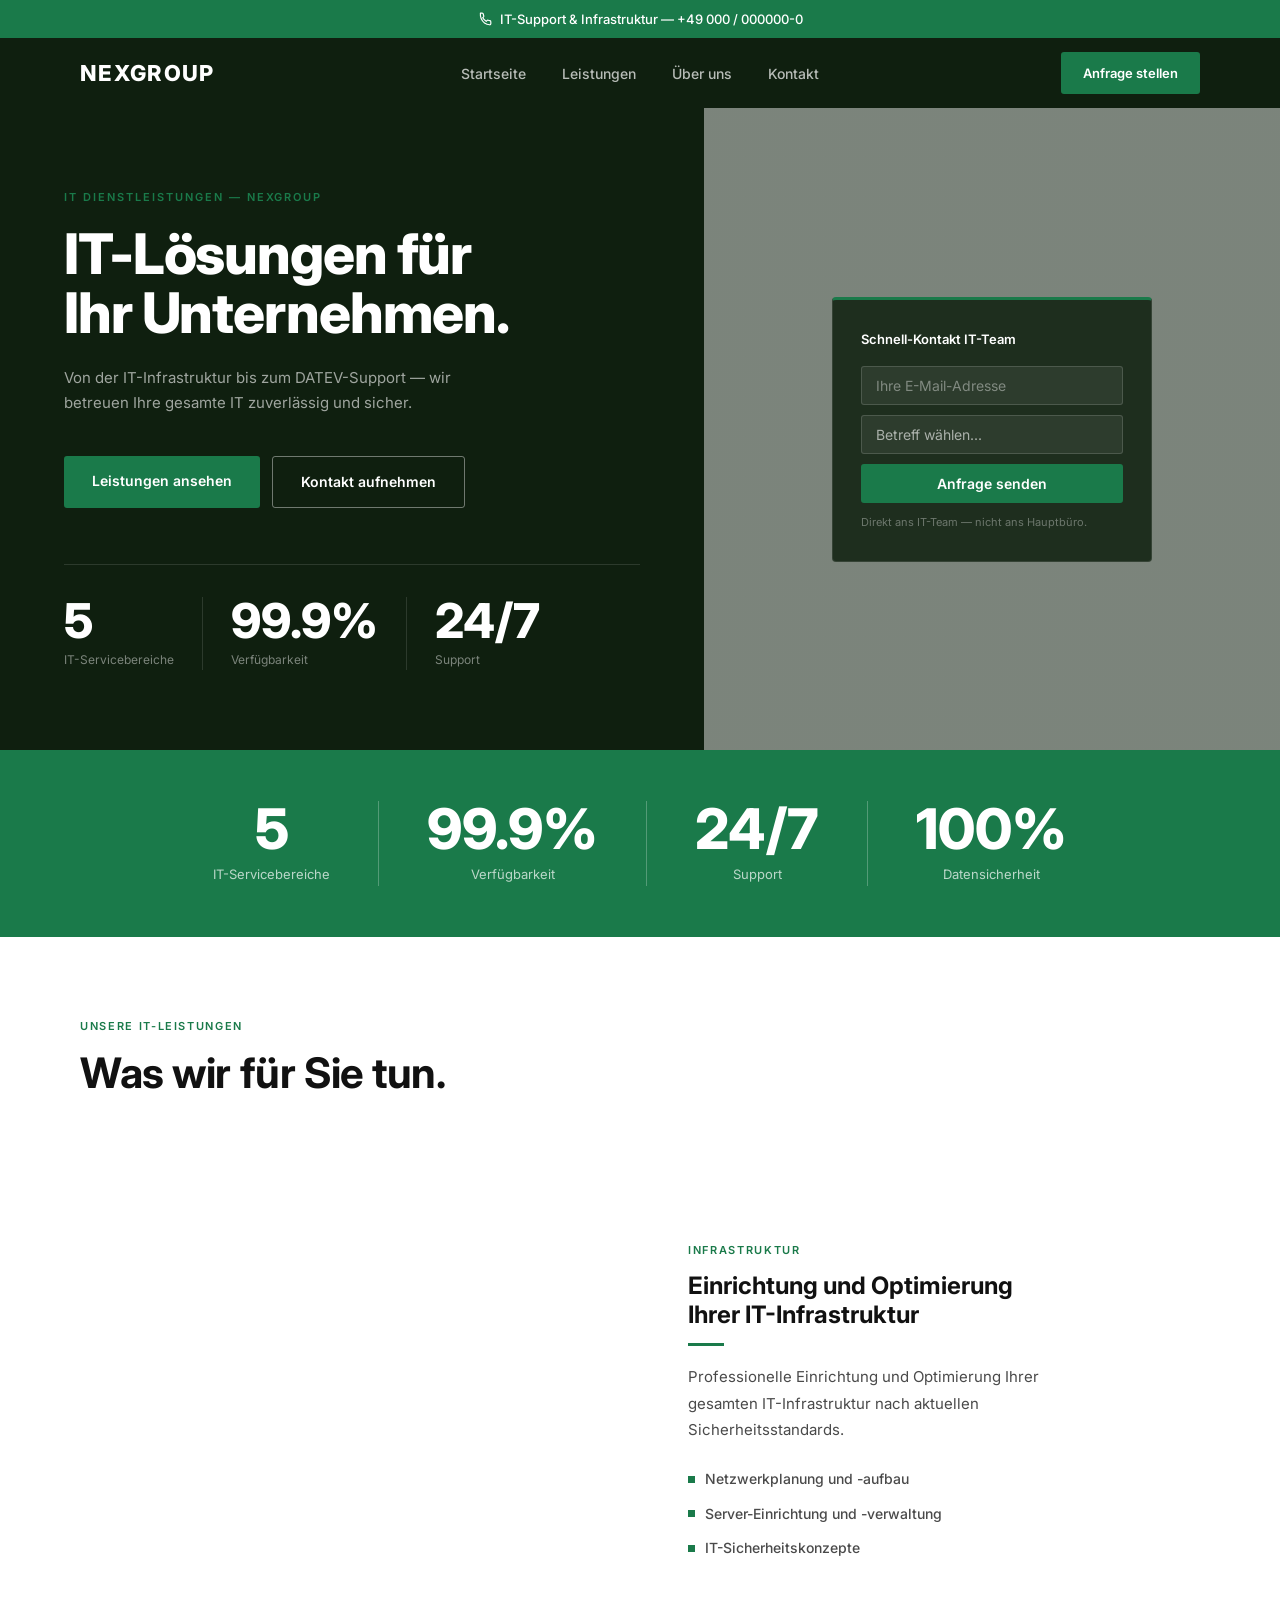
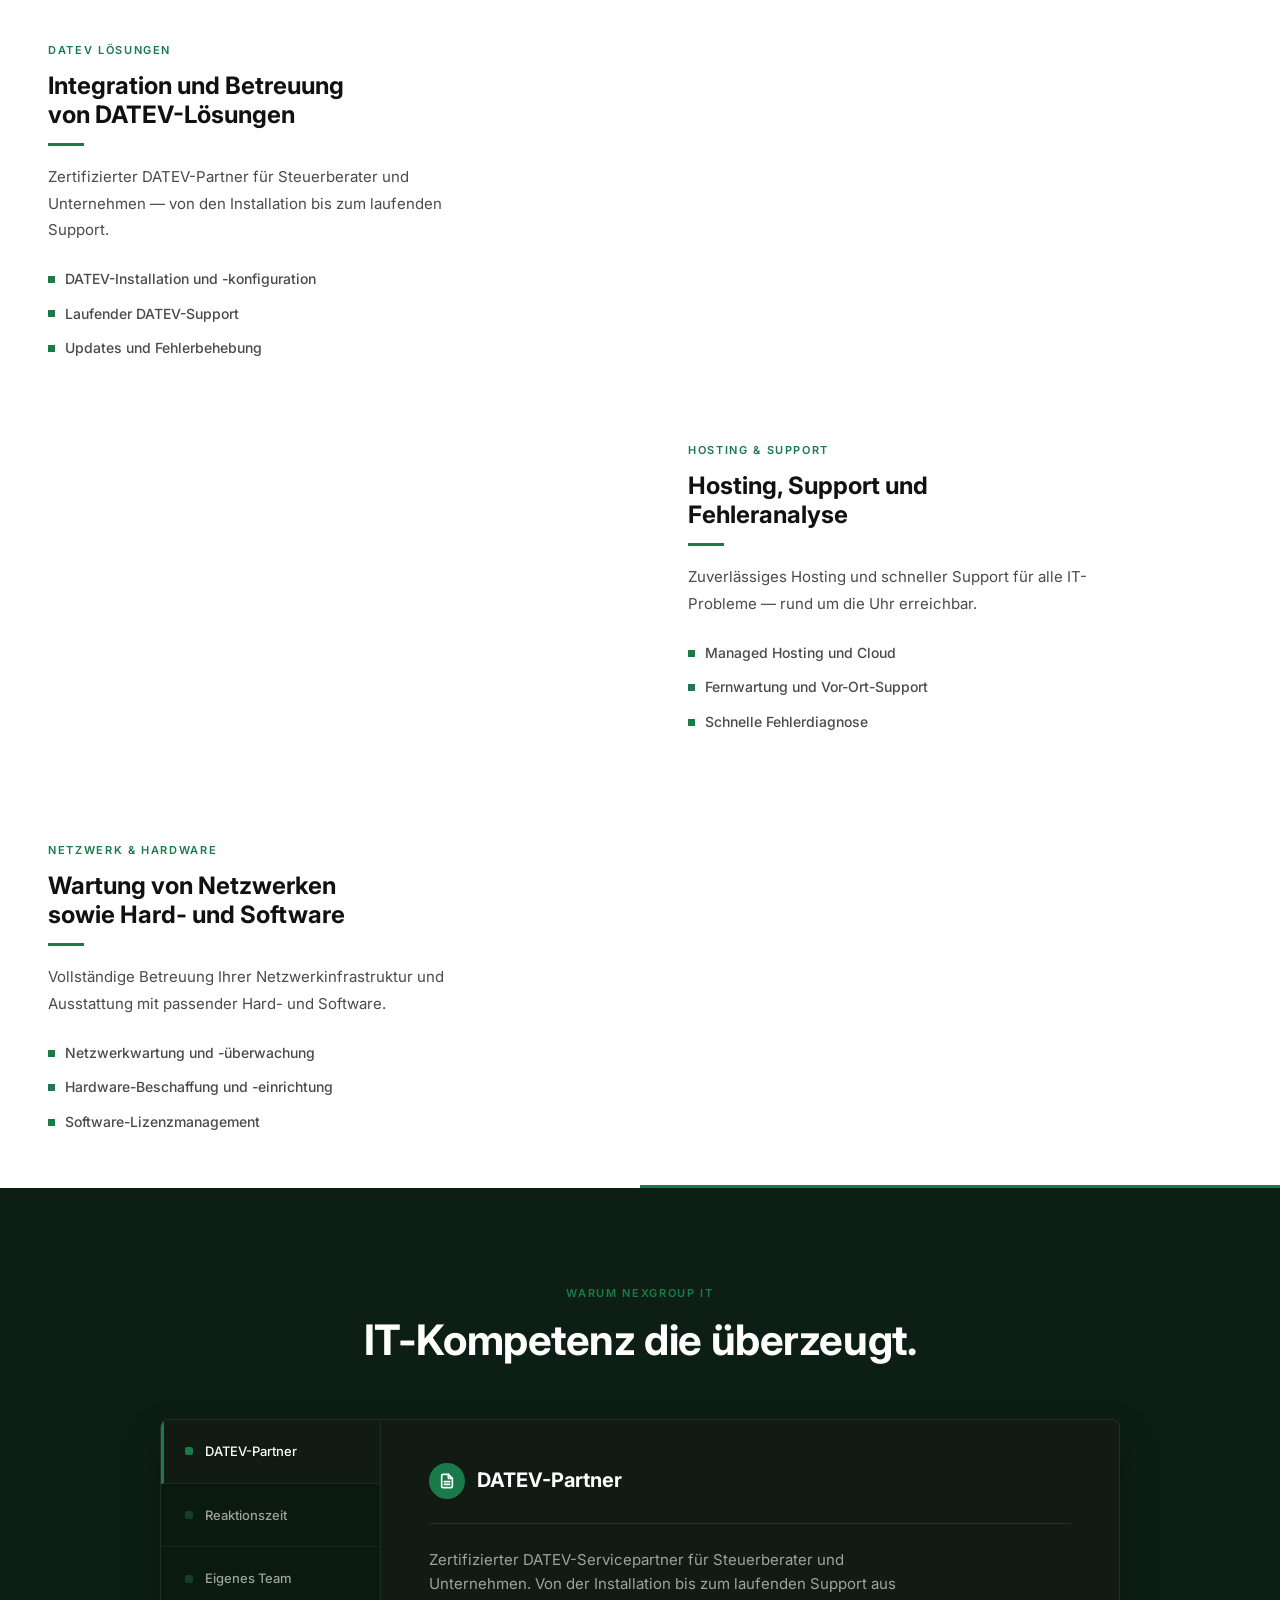
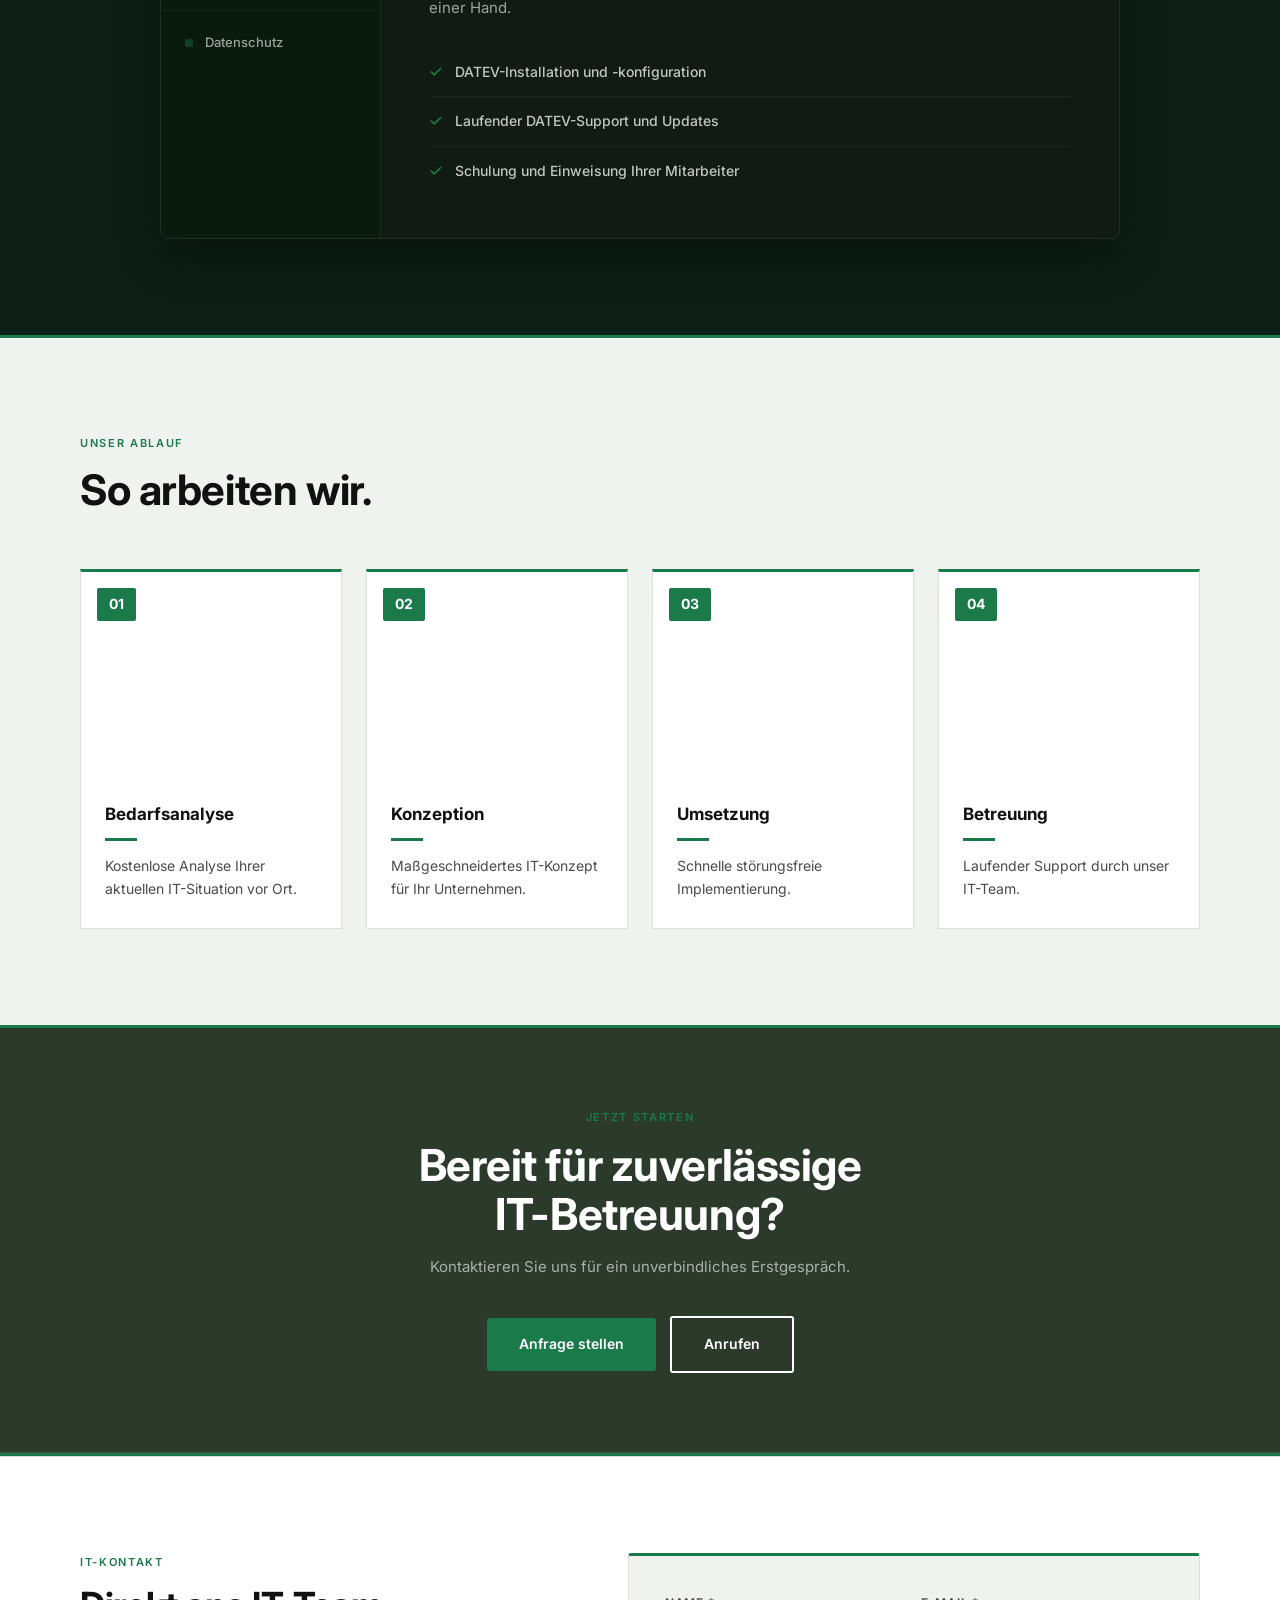
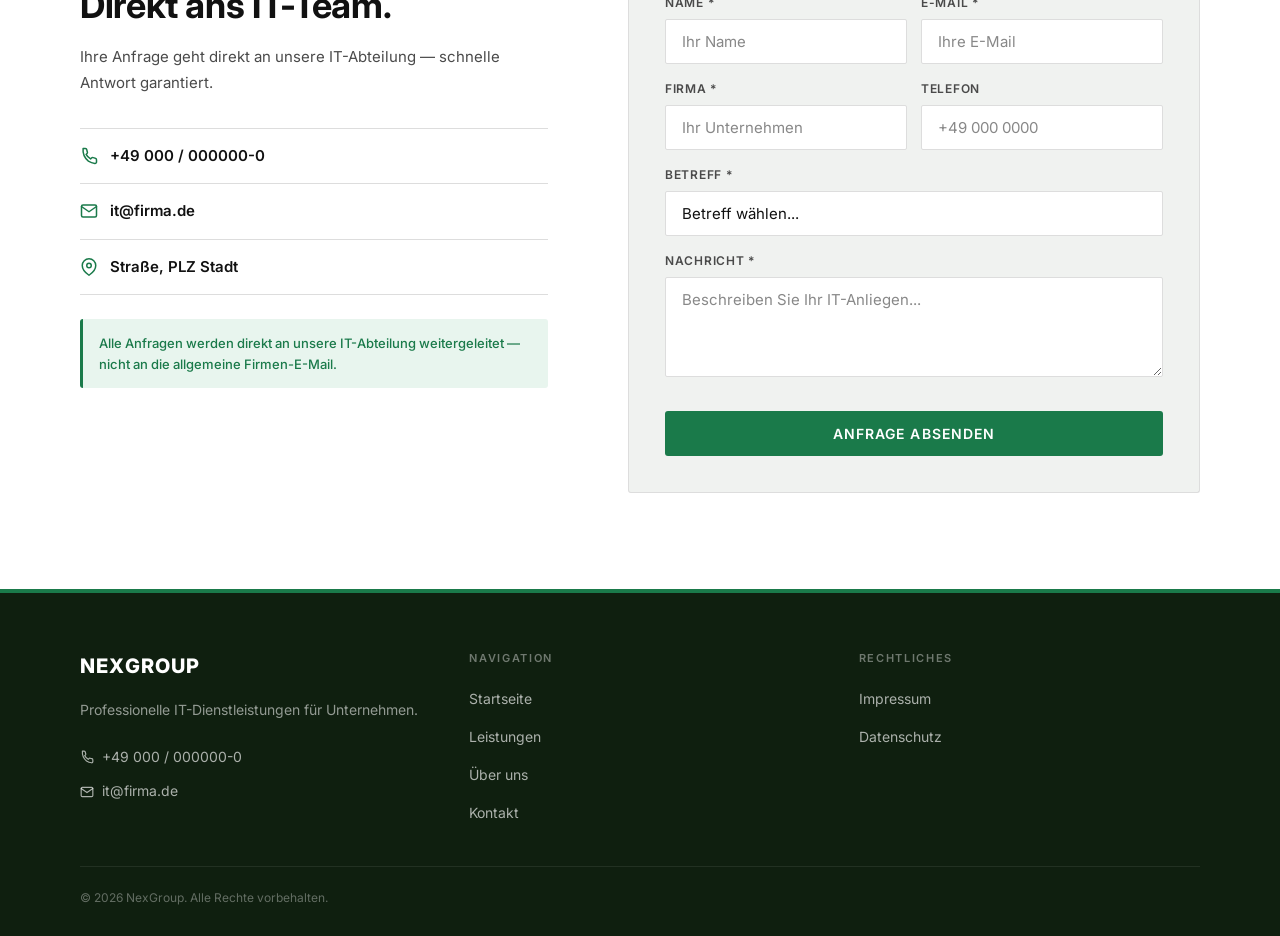
<file: it-dienstleistungen.html>
<!DOCTYPE html>
<html lang="de">
<head>
  <meta charset="UTF-8">
  <meta name="viewport" content="width=device-width, initial-scale=1.0">
  <meta name="description" content="NexGroup IT-Dienstleistungen — professioneller IT-Support, DATEV-Betreuung, Netzwerk und Infrastruktur für Unternehmen.">
  <title>IT-Dienstleistungen | NexGroup</title>
  <link rel="preconnect" href="https://fonts.googleapis.com">
  <link href="https://fonts.googleapis.com/css2?family=Inter:wght@400;500;600;700;800&display=swap" rel="stylesheet">
  <style>
    *, *::before, *::after { box-sizing: border-box; margin: 0; padding: 0; overflow-wrap: break-word; }
    * { min-width: 0; }
    html, body { overflow-x: hidden; }
    body { font-family: 'Inter', sans-serif; background: #ffffff; color: #4A4A4A; font-size: 16px; line-height: 1.75; padding-top: 108px; }
    a { text-decoration: none; color: inherit; }
    img { display: block; max-width: 100%; }
    .container { max-width: 1200px; margin: 0 auto; padding: 0 40px; width: 100%; }

    /* LOADER */
    #loader { position: fixed; inset: 0; background: #ffffff; z-index: 9999; display: flex; align-items: center; justify-content: center; transition: opacity 0.4s ease; }
    #loader.fade-out { opacity: 0; pointer-events: none; }
    .spinner { width: 40px; height: 40px; border: 3px solid #E8E8E8; border-top: 3px solid #1A7A4A; border-radius: 50%; animation: spin 0.8s linear infinite; }
    @keyframes spin { to { transform: rotate(360deg); } }

    /* SCROLL REVEAL */
    .reveal { opacity: 0; transform: translateY(20px); transition: opacity 0.5s ease, transform 0.5s ease; }
    .reveal.active { opacity: 1; transform: translateY(0); }
    .slide-left { opacity: 0; transform: translateX(-30px); transition: opacity 0.7s ease, transform 0.7s ease; }
    .slide-right { opacity: 0; transform: translateX(30px); transition: opacity 0.7s ease, transform 0.7s ease; }
    .slide-left.active, .slide-right.active { opacity: 1; transform: translateX(0); }

    /* SECTION DIVIDER */
    .section-divider { width: 100%; height: 3px; background: #1A7A4A; }

    /* HEADER WRAP */
    .header-fixed { position: fixed; top: 0; left: 0; right: 0; width: 100%; z-index: 1000; }

    /* TOP BAR */
    .top-bar { background: #1A7A4A; height: 38px; display: flex; align-items: center; justify-content: center; gap: 8px; }
    .top-bar span { font-size: 13px; font-weight: 500; color: #ffffff; }
    .top-bar svg { flex-shrink: 0; color: #ffffff; }

    /* NAVBAR */
    .navbar { background: #0F1F0F; height: 70px; }
    .navbar .container { height: 100%; }
    .nav-inner { height: 100%; display: grid; grid-template-columns: 1fr auto 1fr; align-items: center; max-width: 100%; overflow: visible; }
    .nav-logo { font-weight: 800; font-size: 22px; color: #ffffff; text-transform: uppercase; letter-spacing: 0.06em; justify-self: start; }
    .nav-links { display: flex; align-items: center; gap: 36px; list-style: none; justify-self: center; }
    .nav-links a { font-size: 14px; font-weight: 500; color: rgba(255,255,255,0.7); transition: color 0.2s; }
    .nav-links a:hover { color: #1A7A4A; }
    .nav-cta { background: #1A7A4A; color: #ffffff; font-size: 13px; font-weight: 600; padding: 10px 22px; border-radius: 3px; transition: background 0.2s; white-space: nowrap; justify-self: end; }
    .nav-cta:hover { background: #155E39; }
    .hamburger { display: none; flex-direction: column; gap: 5px; cursor: pointer; background: none; border: none; padding: 4px; }
    .hamburger span { display: block; width: 24px; height: 2px; background: #ffffff; }
    .mobile-menu { display: none; background: #0F1F0F; position: fixed; top: 70px; left: 0; right: 0; z-index: 999; }
    .mobile-menu.open { display: block; }
    .mobile-menu a { display: block; padding: 16px 20px; font-size: 15px; font-weight: 500; color: #ffffff; border-bottom: 1px solid rgba(255,255,255,0.08); }

    /* HERO */
    .hero { display: grid; grid-template-columns: 55fr 45fr; min-height: 600px; }
    .hero-left { background: #0F1F0F; padding: 80px 64px; display: flex; flex-direction: column; justify-content: center; }
    .hero-eyebrow { font-size: 11px; font-weight: 600; color: #1A7A4A; text-transform: uppercase; letter-spacing: 0.18em; margin-bottom: 18px; }
    .hero-h1 { font-size: clamp(36px, 5vw, 56px); font-weight: 800; color: #ffffff; line-height: 1.05; letter-spacing: -0.02em; margin-bottom: 22px; }
    .hero-desc { font-size: 15px; color: rgba(255,255,255,0.6); max-width: 400px; margin-bottom: 40px; line-height: 1.7; }
    .hero-btns { display: flex; gap: 12px; flex-wrap: wrap; }
    .btn-primary-g { background: #1A7A4A; color: #ffffff; font-size: 14px; font-weight: 600; padding: 13px 28px; border-radius: 3px; transition: background 0.2s; white-space: nowrap; }
    .btn-primary-g:hover { background: #155E39; }
    .btn-outline-w { border: 1px solid rgba(255,255,255,0.4); color: #ffffff; font-size: 14px; font-weight: 600; padding: 13px 28px; border-radius: 3px; transition: background 0.2s, color 0.2s; white-space: nowrap; }
    .btn-outline-w:hover { background: #ffffff; color: #0F1F0F; }
    .hero-stats { display: flex; align-items: center; margin-top: 56px; padding-top: 32px; border-top: 1px solid rgba(255,255,255,0.12); }
    .h-stat { padding: 0 28px; }
    .h-stat:first-child { padding-left: 0; }
    .h-stat:not(:last-child) { border-right: 1px solid rgba(255,255,255,0.12); }
    .h-stat-num { font-size: 48px; font-weight: 800; color: #ffffff; line-height: 1; white-space: nowrap; }
    .h-stat-lbl { font-size: 12px; color: rgba(255,255,255,0.45); margin-top: 4px; }
    .hero-right { background-image: linear-gradient(rgba(15,31,15,0.55), rgba(15,31,15,0.55)), url('https://images.unsplash.com/photo-1558494949-ef010cbdcc31?w=900&q=80'); background-size: cover; background-position: center; display: flex; align-items: center; justify-content: center; padding: 40px; }
    .hero-card { background: rgba(15,31,15,0.85); border: 1px solid rgba(255,255,255,0.1); border-top: 3px solid #1A7A4A; padding: 28px; max-width: 320px; width: 100%; border-radius: 4px; }
    .hero-card-title { font-size: 13px; font-weight: 600; color: #ffffff; margin-bottom: 16px; }
    .hero-card input, .hero-card select { width: 100%; background: rgba(255,255,255,0.07); border: 1px solid rgba(255,255,255,0.15); color: #ffffff; padding: 10px 14px; border-radius: 3px; font-family: 'Inter', sans-serif; font-size: 14px; margin-bottom: 10px; outline: none; transition: border-color 0.2s; appearance: none; }
    .hero-card input::placeholder { color: rgba(255,255,255,0.4); }
    .hero-card input:focus, .hero-card select:focus { border-color: #1A7A4A; }
    .hero-card select { color: rgba(255,255,255,0.6); }
    .hero-card select option { background: #0F1F0F; color: #ffffff; }
    .hero-card-btn { width: 100%; background: #1A7A4A; color: #ffffff; font-family: 'Inter', sans-serif; font-size: 14px; font-weight: 600; padding: 11px; border: none; border-radius: 3px; cursor: pointer; transition: background 0.2s; }
    .hero-card-btn:hover { background: #155E39; }
    .hero-card-note { font-size: 11px; color: rgba(255,255,255,0.35); margin-top: 10px; }

    /* STATS BAR */
    .stats-bar { background: #1A7A4A; padding: 48px 0; }
    .stats-row { display: flex; align-items: center; justify-content: center; }
    .s-item { text-align: center; padding: 0 48px; }
    .s-item:not(:last-child) { border-right: 1px solid rgba(255,255,255,0.25); }
    .s-num { font-size: clamp(36px, 5vw, 56px); font-weight: 800; color: #ffffff; white-space: nowrap; line-height: 1; }
    .s-lbl { font-size: 13px; color: rgba(255,255,255,0.7); margin-top: 6px; }

    /* LEISTUNGEN SECTION HEADER */
    .leis-header-wrap { padding: 80px 0 32px; }
    .section-label { font-size: 11px; font-weight: 600; color: #1A7A4A; text-transform: uppercase; letter-spacing: 0.15em; margin-bottom: 14px; }
    .section-h2 { font-size: clamp(26px, 3.5vw, 42px); font-weight: 700; line-height: 1.1; letter-spacing: -0.01em; color: #111111; margin-bottom: 56px; }
    .section-h2-white { color: #ffffff; }

    /* ALTERNATING SPLIT ROWS */
    .alt-split-section { background: #ffffff; }
    .alt-row { display: grid; grid-template-columns: 1fr 1fr; height: 400px; }
    .alt-img-wrap { overflow: hidden; height: 100%; }
    .alt-img { width: 100%; height: 100%; background-size: cover; background-position: center; background-repeat: no-repeat; transition: transform 0.4s ease; }
    .alt-row:hover .alt-img { transform: scale(1.03); }
    .alt-text { background: #ffffff; padding: 56px 48px; display: flex; flex-direction: column; justify-content: center; transition: background 0.4s ease; }
    .alt-row:hover .alt-text { background: #F7F8F7; }
    .alt-label { font-size: 11px; font-weight: 600; color: #1A7A4A; text-transform: uppercase; letter-spacing: 0.15em; margin-bottom: 12px; }
    .alt-title { font-size: 24px; font-weight: 700; color: #111111; margin-bottom: 14px; line-height: 1.2; }
    .alt-line { width: 36px; height: 3px; background: #1A7A4A; margin-bottom: 18px; }
    .alt-desc { font-size: 15px; color: #4A4A4A; line-height: 1.75; max-width: 400px; margin-bottom: 24px; }
    .alt-bullets { display: flex; flex-direction: column; gap: 10px; }
    .alt-bullet { display: flex; align-items: center; gap: 10px; }
    .alt-bullet span { width: 7px; height: 7px; background: #1A7A4A; flex-shrink: 0; }
    .alt-bullet p { font-size: 14px; font-weight: 500; color: #4A4A4A; margin: 0; }

    /* DASHBOARD UI SECTION */
    .feature-section { background: #0D1F14; padding: 96px 0; }
    .feature-header { text-align: center; margin-bottom: 56px; }
    .db-container {
      background: #111A13;
      border: 1px solid rgba(255,255,255,0.08);
      border-radius: 8px;
      overflow: hidden;
      max-width: 960px;
      margin: 0 auto;
      display: grid;
      grid-template-columns: 220px 1fr;
      min-height: 420px;
      box-shadow: 0 20px 40px rgba(0,0,0,0.3);
    }
    .db-sidebar {
      background: #0A1A0D;
      border-right: 1px solid rgba(255,255,255,0.08);
      padding: 0;
    }
    .db-nav-item {
      padding: 20px 24px;
      display: flex;
      align-items: center;
      gap: 12px;
      border-bottom: 1px solid rgba(255,255,255,0.06);
      cursor: pointer;
      transition: all 0.2s;
      position: relative;
    }
    .db-nav-item:last-child { border-bottom: none; }
    .db-indicator {
      width: 8px;
      height: 8px;
      background: #1A7A4A;
      border-radius: 2px;
      opacity: 0.4;
      transition: opacity 0.2s;
    }
    .db-nav-item span {
      font-size: 13px;
      font-weight: 500;
      color: rgba(255,255,255,0.6);
      transition: color 0.2s;
    }
    .db-nav-item:hover { background: rgba(26,122,74,0.05); }
    .db-nav-item.active {
      background: #111A13;
      border-left: 3px solid #1A7A4A;
      padding-left: 21px;
    }
    .db-nav-item.active .db-indicator { opacity: 1; }
    .db-nav-item.active span { color: #ffffff; }

    .db-content {
      padding: 40px 48px;
      display: flex;
      flex-direction: column;
      justify-content: center;
      position: relative;
    }
    .db-panel {
      display: none;
      opacity: 0;
      transition: opacity 0.3s ease;
    }
    .db-panel.active {
      display: block;
      opacity: 1;
    }
    .db-panel-head {
      display: flex;
      align-items: center;
      gap: 12px;
      margin-bottom: 24px;
    }
    .db-icon-circle {
      width: 36px;
      height: 36px;
      background: #1A7A4A;
      border-radius: 50%;
      display: flex;
      align-items: center;
      justify-content: center;
      color: white;
    }
    .db-panel-head h3 {
      font-size: 20px;
      font-weight: 700;
      color: #ffffff;
    }
    .db-divider {
      height: 1px;
      background: rgba(255,255,255,0.1);
      margin-bottom: 24px;
    }
    .db-panel-desc {
      font-size: 15px;
      color: rgba(255,255,255,0.6);
      max-width: 480px;
      margin-bottom: 28px;
      line-height: 1.6;
    }
    .db-feature-list { display: flex; flex-direction: column; }
    .db-feature-item {
      padding: 12px 0;
      border-bottom: 1px solid rgba(255,255,255,0.06);
      display: flex;
      align-items: center;
      gap: 12px;
    }
    .db-feature-item:last-child { border-bottom: none; }
    .db-feature-item svg { color: #1A7A4A; flex-shrink: 0; }
    .db-feature-item span {
      font-size: 14px;
      font-weight: 500;
      color: rgba(255,255,255,0.75);
    }

    @media (max-width: 768px) {
      .db-container { grid-template-columns: 1fr; }
      .db-sidebar {
        display: flex;
        overflow-x: auto;
        border-right: none;
        border-bottom: 1px solid rgba(255,255,255,0.08);
        scrollbar-width: none;
        -ms-overflow-style: none;
        padding: 0 4px;
      }
      .db-sidebar::-webkit-scrollbar { display: none; }
      .db-nav-item {
        border-bottom: none;
        border-right: 1px solid rgba(255,255,255,0.06);
        white-space: nowrap;
        padding: 18px 24px;
        flex: 0 0 auto;
      }
      .db-nav-item.active { border-left: none; border-bottom: 3px solid #1A7A4A; padding-left: 24px; }
      .db-nav-item span { font-size: 13px; font-weight: 600; }
      .db-content { padding: 40px 24px; }
    }
    @media (max-width: 480px) {
      .db-nav-item { padding: 14px 20px; }
      .db-nav-item.active { padding-left: 20px; }
      .db-nav-item span { font-size: 12px; }
      .db-content { padding: 32px 20px; }
    }

    /* PROCESS SECTION */
    .process-section { background: #F0F2F0; padding: 96px 0; }
    .proc-grid { display: grid; grid-template-columns: repeat(4, 1fr); gap: 24px; }
    .proc-card { 
      background: #ffffff; 
      border: 1px solid #DDDDDD; 
      border-top: 3px solid #1A7A4A; 
      transition: transform 0.3s ease, box-shadow 0.3s ease;
      overflow: hidden;
    }
    .proc-card:hover {
      transform: translateY(-4px);
      box-shadow: 0 8px 24px rgba(0,0,0,0.1);
    }
    .proc-img-wrap {
      height: 200px;
      overflow: hidden;
      position: relative;
    }
    .proc-img {
      width: 100%;
      height: 100%;
      background-size: cover;
      background-position: center;
      transition: transform 0.4s ease;
    }
    .proc-card:hover .proc-img {
      transform: scale(1.05);
    }
    .proc-badge {
      position: absolute;
      top: 16px;
      left: 16px;
      background: #1A7A4A;
      color: white;
      font-size: 14px;
      font-weight: 700;
      padding: 4px 12px;
      border-radius: 2px;
      z-index: 2;
    }
    .proc-info { padding: 28px 24px; }
    .proc-info h3 { font-size: 17px; font-weight: 700; color: #111111; margin-bottom: 8px; }
    .proc-info .proc-line { width: 32px; height: 3px; background: #1A7A4A; margin-bottom: 14px; }
    .proc-info p { font-size: 14px; color: #4A4A4A; line-height: 1.6; }

    @media (max-width: 768px) {
      .proc-grid { grid-template-columns: 1fr 1fr; gap: 16px; }
    }
    @media (max-width: 480px) {
      .proc-grid { grid-template-columns: 1fr; gap: 16px; }
    }

    /* CTA BANNER */
    .cta-banner { min-height: 400px; display: flex; align-items: center; background-image: linear-gradient(rgba(15,31,15,0.88), rgba(15,31,15,0.88)), url('https://images.unsplash.com/photo-1531297484001-80022131f5a1?w=1600&q=80'); background-size: cover; background-position: center; }
    .cta-content { text-align: center; padding: 80px 0; }
    .cta-content .section-label { color: #1A7A4A; }
    .cta-h2 { font-size: clamp(26px, 3.5vw, 44px); font-weight: 700; color: #ffffff; line-height: 1.1; letter-spacing: -0.01em; margin-bottom: 16px; }
    .cta-desc { font-size: 15px; color: rgba(255,255,255,0.6); margin-bottom: 36px; max-width: 500px; margin-left: auto; margin-right: auto; }
    .cta-btns { display: flex; align-items: center; justify-content: center; gap: 14px; flex-wrap: wrap; }
    .btn-cta-primary { background: #1A7A4A; color: #ffffff; font-size: 14px; font-weight: 600; padding: 14px 32px; border-radius: 3px; transition: background 0.2s; }
    .btn-cta-primary:hover { background: #155E39; }
    .btn-cta-outline { border: 2px solid #ffffff; color: #ffffff; font-size: 14px; font-weight: 600; padding: 14px 32px; border-radius: 3px; transition: background 0.2s, color 0.2s; }
    .btn-cta-outline:hover { background: #ffffff; color: #0F1F0F; }

    /* CONTACT */
    .contact-section { background: #ffffff; padding: 96px 0; border-top: 1px solid #DDDDDD; }
    .contact-grid { display: grid; grid-template-columns: 45fr 55fr; gap: 80px; align-items: start; }
    .contact-info .section-label { color: #1A7A4A; }
    .contact-info h2 { font-size: clamp(24px, 3vw, 36px); font-weight: 700; color: #111111; margin-bottom: 18px; line-height: 1.1; letter-spacing: -0.01em; }
    .contact-info > p { font-size: 15px; color: #4A4A4A; margin-bottom: 32px; }
    .c-details { border-top: 1px solid #DDDDDD; }
    .c-item { display: flex; align-items: center; gap: 12px; padding: 14px 0; border-bottom: 1px solid #DDDDDD; }
    .c-item svg { color: #1A7A4A; flex-shrink: 0; }
    .c-item span { font-size: 15px; font-weight: 600; color: #111111; }
    .c-note-box { background: #E8F5EE; border-left: 3px solid #1A7A4A; padding: 14px 16px; border-radius: 3px; margin-top: 24px; }
    .c-note-box p { font-size: 13px; font-weight: 500; color: #1A7A4A; line-height: 1.6; }
    .form-box { background: #F0F2F0; border: 1px solid #DDDDDD; border-top: 3px solid #1A7A4A; padding: 36px; border-radius: 3px; }
    .f-row { display: grid; grid-template-columns: 1fr 1fr; gap: 14px; margin-bottom: 14px; }
    .f-row.f-full { grid-template-columns: 1fr; }
    .f-group { display: flex; flex-direction: column; }
    .f-group label { font-size: 12px; font-weight: 600; text-transform: uppercase; letter-spacing: 0.06em; color: #4A4A4A; margin-bottom: 6px; }
    .f-group input, .f-group select, .f-group textarea { font-family: 'Inter', sans-serif; font-size: 15px; color: #111111; background: #ffffff; border: 1px solid #DDDDDD; border-radius: 2px; padding: 12px 16px; outline: none; transition: border-color 0.2s; width: 100%; appearance: none; }
    .f-group input::placeholder, .f-group textarea::placeholder { color: #888888; }
    .f-group input:focus, .f-group select:focus, .f-group textarea:focus { border-color: #1A7A4A; }
    .f-group textarea { min-height: 100px; resize: vertical; }
    .btn-submit-g { width: 100%; background: #1A7A4A; color: #ffffff; font-family: 'Inter', sans-serif; font-size: 14px; font-weight: 600; text-transform: uppercase; letter-spacing: 0.08em; padding: 14px; border: none; border-radius: 3px; cursor: pointer; margin-top: 20px; transition: background 0.2s; }
    .btn-submit-g:hover { background: #155E39; }

    /* FOOTER */
    .site-footer { background: #0F1F0F; padding: 56px 0 28px; border-top: 4px solid #1A7A4A; }
    .footer-grid { display: grid; grid-template-columns: repeat(3, 1fr); gap: 48px; }
    .f-logo-brand { font-size: 20px; font-weight: 800; color: #ffffff; text-transform: uppercase; letter-spacing: 0.06em; display: block; margin-bottom: 14px; }
    .f-brand-desc { font-size: 14px; color: rgba(255,255,255,0.55); margin-bottom: 24px; line-height: 1.65; }
    .f-contact-line { display: flex; align-items: center; gap: 8px; font-size: 14px; color: rgba(255,255,255,0.65); margin-bottom: 10px; }
    .f-contact-line svg { color: rgba(255,255,255,0.65); flex-shrink: 0; }
    .f-col-label { font-size: 11px; font-weight: 600; color: rgba(255,255,255,0.4); text-transform: uppercase; letter-spacing: 0.15em; margin-bottom: 16px; }
    .f-links { list-style: none; display: flex; flex-direction: column; gap: 10px; }
    .f-links a { font-size: 14px; color: rgba(255,255,255,0.65); transition: color 0.2s; }
    .f-links a:hover { color: #ffffff; }
    .footer-divider { height: 1px; background: rgba(255,255,255,0.08); margin: 40px 0 20px; }
    .footer-copy { font-size: 12px; color: rgba(255,255,255,0.35); }

    /* RESPONSIVE */
    @media (max-width: 768px) {
      .nav-inner { display: flex; justify-content: space-between; align-items: center; }
      .nav-links, .nav-cta { display: none; }
      .hamburger { display: flex; }

      .hero-eyebrow { margin-top: 32px; }
      .hero { grid-template-columns: 1fr; }
      .hero-left { padding: 48px 24px; }
      .hero-right { min-height: 320px; }
      .hero-stats { flex-wrap: wrap; gap: 0; }
      .h-stat { border-right: none !important; border-bottom: 1px solid rgba(255,255,255,0.12); padding: 20px 0; width: 100%; }
      .h-stat:last-child { border-bottom: none; }
      .stats-row { flex-wrap: wrap; }
      .s-item { width: 50%; padding: 24px 16px; border-right: none !important; border-bottom: 1px solid rgba(255,255,255,0.2); }
      .alt-row { grid-template-columns: 1fr; height: auto; }
      .alt-img-wrap { order: -1; min-height: 260px; }
      .alt-text { padding: 40px 24px; }
      .feature-grid { grid-template-columns: 1fr 1fr; gap: 2px; }
      .proc-grid { grid-template-columns: 1fr 1fr; gap: 32px; }
      .proc-step { border-right: none; padding: 0; }
      .contact-grid { grid-template-columns: 1fr; gap: 40px; }
      .footer-grid { grid-template-columns: 1fr; gap: 32px; }
      .f-row { grid-template-columns: 1fr; }
    }
    @media (max-width: 480px) {
      .container { padding: 0 16px; }
      .hero-btns { flex-direction: column; }
      .hero-btns a { width: 100%; text-align: center; }
      .proc-grid { grid-template-columns: 1fr; }
      .feature-grid { grid-template-columns: 1fr; }
      .stats-row .s-item { width: 100%; }
      .cta-btns { flex-direction: column; align-items: stretch; }
      .btn-cta-primary, .btn-cta-outline { text-align: center; }
    }
  </style>
</head>
<body>

  <!-- LOADER -->
  <div id="loader"><div class="spinner"></div></div>

  <header class="header-fixed">
    <!-- TOP BAR -->
    <div class="top-bar">
      <svg width="14" height="14" viewBox="0 0 24 24" fill="none" stroke="currentColor" stroke-width="2" stroke-linecap="round" stroke-linejoin="round"><path d="M22 16.92v3a2 2 0 0 1-2.18 2 19.79 19.79 0 0 1-8.63-3.07A19.5 19.5 0 0 1 4.11 2h3a2 2 0 0 1 2 1.72c.127.96.361 1.903.7 2.81a2 2 0 0 1-.45 2.11L8.09 9.91a16 16 0 0 0 6 6l1.27-1.27a2 2 0 0 1 2.11-.45c.907.339 1.85.573 2.81.7A2 2 0 0 1 22 16.92z"/></svg>
      <span>IT-Support &amp; Infrastruktur &mdash; +49 000 / 000000-0</span>
    </div>

    <!-- NAVBAR -->
    <nav class="navbar">
      <div class="container">
        <div class="nav-inner">
          <a href="index.html" class="nav-logo">NexGroup</a>
          <ul class="nav-links">
            <li><a href="index.html">Startseite</a></li>
            <li><a href="#leistungen">Leistungen</a></li>
            <li><a href="#ueber-uns">Über uns</a></li>
            <li><a href="#kontakt">Kontakt</a></li>
          </ul>
          <a href="#kontakt" class="nav-cta">Anfrage stellen</a>
          <button class="hamburger" id="menuBtn" aria-label="Menü öffnen">
            <span></span><span></span><span></span>
          </button>
        </div>
      </div>
    </nav>
  </header>

  <div class="mobile-menu" id="mobileMenu" style="top: 108px;">
    <a href="index.html">Startseite</a>
    <a href="#leistungen">Leistungen</a>
    <a href="#ueber-uns">Über uns</a>
    <a href="#kontakt">Kontakt</a>
    <a href="#kontakt">Anfrage stellen</a>
  </div>

  <!-- HERO -->
  <section class="hero">
    <div class="hero-left reveal">
      <div class="hero-eyebrow">IT DIENSTLEISTUNGEN — NEXGROUP</div>
      <h1 class="hero-h1">IT-Lösungen für<br>Ihr Unternehmen.</h1>
      <p class="hero-desc">Von der IT-Infrastruktur bis zum DATEV-Support — wir betreuen Ihre gesamte IT zuverlässig und sicher.</p>
      <div class="hero-btns">
        <a href="#leistungen" class="btn-primary-g">Leistungen ansehen</a>
        <a href="#kontakt" class="btn-outline-w">Kontakt aufnehmen</a>
      </div>
      <div class="hero-stats">
        <div class="h-stat"><div class="h-stat-num">5</div><div class="h-stat-lbl">IT-Servicebereiche</div></div>
        <div class="h-stat"><div class="h-stat-num">99.9%</div><div class="h-stat-lbl">Verfügbarkeit</div></div>
        <div class="h-stat"><div class="h-stat-num">24/7</div><div class="h-stat-lbl">Support</div></div>
      </div>
    </div>
    <div class="hero-right">
      <div class="hero-card reveal">
        <div class="hero-card-title">Schnell-Kontakt IT-Team</div>
        <input type="email" placeholder="Ihre E-Mail-Adresse">
        <select>
          <option value="" disabled selected>Betreff wählen...</option>
          <option>IT-Support</option>
          <option>DATEV-Hilfe</option>
          <option>Netzwerk</option>
          <option>Hardware</option>
          <option>Allgemein</option>
        </select>
        <button class="hero-card-btn">Anfrage senden</button>
        <p class="hero-card-note">Direkt ans IT-Team — nicht ans Hauptbüro.</p>
      </div>
    </div>
  </section>

  <!-- STATS BAR -->
  <div class="section-divider"></div>
  <section class="stats-bar reveal">
    <div class="stats-row">
      <div class="s-item"><div class="s-num">5</div><div class="s-lbl">IT-Servicebereiche</div></div>
      <div class="s-item"><div class="s-num">99.9%</div><div class="s-lbl">Verfügbarkeit</div></div>
      <div class="s-item"><div class="s-num">24/7</div><div class="s-lbl">Support</div></div>
      <div class="s-item"><div class="s-num">100%</div><div class="s-lbl">Datensicherheit</div></div>
    </div>
  </section>
  <div class="section-divider"></div>

  <!-- LEISTUNGEN HEADER -->
  <section id="leistungen">
    <div class="container">
      <div class="leis-header-wrap reveal">
        <div class="section-label">UNSERE IT-LEISTUNGEN</div>
        <h2 class="section-h2">Was wir für Sie tun.</h2>
      </div>
    </div>

    <!-- ALTERNATING ROWS -->
    <div class="alt-split-section">
      <div class="alt-row">
        <div class="alt-img-wrap slide-left">
          <div class="alt-img" style="background-image: url('https://images.unsplash.com/photo-1573164713988-8665fc963095?w=800&q=80')"></div>
        </div>
        <div class="alt-text slide-right">
          <div class="alt-label">INFRASTRUKTUR</div>
          <div class="alt-title">Einrichtung und Optimierung<br>Ihrer IT-Infrastruktur</div>
          <div class="alt-line"></div>
          <div class="alt-desc">Professionelle Einrichtung und Optimierung Ihrer gesamten IT-Infrastruktur nach aktuellen Sicherheitsstandards.</div>
          <div class="alt-bullets">
            <div class="alt-bullet"><span></span><p>Netzwerkplanung und -aufbau</p></div>
            <div class="alt-bullet"><span></span><p>Server-Einrichtung und -verwaltung</p></div>
            <div class="alt-bullet"><span></span><p>IT-Sicherheitskonzepte</p></div>
          </div>
        </div>
      </div>
      <div class="alt-row">
        <div class="alt-text slide-left">
          <div class="alt-label">DATEV LÖSUNGEN</div>
          <div class="alt-title">Integration und Betreuung<br>von DATEV-Lösungen</div>
          <div class="alt-line"></div>
          <div class="alt-desc">Zertifizierter DATEV-Partner für Steuerberater und Unternehmen — von den Installation bis zum laufenden Support.</div>
          <div class="alt-bullets">
            <div class="alt-bullet"><span></span><p>DATEV-Installation und -konfiguration</p></div>
            <div class="alt-bullet"><span></span><p>Laufender DATEV-Support</p></div>
            <div class="alt-bullet"><span></span><p>Updates und Fehlerbehebung</p></div>
          </div>
        </div>
        <div class="alt-img-wrap slide-right">
          <div class="alt-img" style="background-image: url('https://images.unsplash.com/photo-1554224155-8d04cb21cd6c?w=800&q=80')"></div>
        </div>
      </div>
      <div class="alt-row">
        <div class="alt-img-wrap slide-left">
          <div class="alt-img" style="background-image: url('https://images.unsplash.com/photo-1544197150-b99a580bb7a8?w=800&q=80')"></div>
        </div>
        <div class="alt-text slide-right">
          <div class="alt-label">HOSTING & SUPPORT</div>
          <div class="alt-title">Hosting, Support und<br>Fehleranalyse</div>
          <div class="alt-line"></div>
          <div class="alt-desc">Zuverlässiges Hosting und schneller Support für alle IT-Probleme — rund um die Uhr erreichbar.</div>
          <div class="alt-bullets">
            <div class="alt-bullet"><span></span><p>Managed Hosting und Cloud</p></div>
            <div class="alt-bullet"><span></span><p>Fernwartung und Vor-Ort-Support</p></div>
            <div class="alt-bullet"><span></span><p>Schnelle Fehlerdiagnose</p></div>
          </div>
        </div>
      </div>
      <div class="alt-row">
        <div class="alt-text slide-left">
          <div class="alt-label">NETZWERK & HARDWARE</div>
          <div class="alt-title">Wartung von Netzwerken<br>sowie Hard- und Software</div>
          <div class="alt-line"></div>
          <div class="alt-desc">Vollständige Betreuung Ihrer Netzwerkinfrastruktur und Ausstattung mit passender Hard- und Software.</div>
          <div class="alt-bullets">
            <div class="alt-bullet"><span></span><p>Netzwerkwartung und -überwachung</p></div>
            <div class="alt-bullet"><span></span><p>Hardware-Beschaffung und -einrichtung</p></div>
            <div class="alt-bullet"><span></span><p>Software-Lizenzmanagement</p></div>
          </div>
        </div>
        <div class="alt-img-wrap slide-right">
          <div class="alt-img" style="background-image: url('https://images.unsplash.com/photo-1518770660439-4636190af475?w=800&q=80')"></div>
        </div>
      </div>
    </div>
  </section>

  <div class="section-divider"></div>

  <!-- DASHBOARD UI SECTION -->
  <section class="feature-section reveal">
    <div class="container">
      <div class="feature-header">
        <div class="section-label">WARUM NEXGROUP IT</div>
        <h2 class="section-h2 section-h2-white">IT-Kompetenz die überzeugt.</h2>
      </div>
      
      <div class="db-container">
        <!-- Sidebar -->
        <div class="db-sidebar">
          <div class="db-nav-item active" data-target="panel-1">
            <div class="db-indicator"></div>
            <span>DATEV-Partner</span>
          </div>
          <div class="db-nav-item" data-target="panel-2">
            <div class="db-indicator"></div>
            <span>Reaktionszeit</span>
          </div>
          <div class="db-nav-item" data-target="panel-3">
            <div class="db-indicator"></div>
            <span>Eigenes Team</span>
          </div>
          <div class="db-nav-item" data-target="panel-4">
            <div class="db-indicator"></div>
            <span>Datenschutz</span>
          </div>
        </div>

        <!-- Content Panel -->
        <div class="db-content">
          <!-- Panel 1: DATEV-Partner -->
          <div class="db-panel active" id="panel-1">
            <div class="db-panel-head">
              <div class="db-icon-circle">
                <svg width="16" height="16" viewBox="0 0 24 24" fill="none" stroke="currentColor" stroke-width="2.5" stroke-linecap="round" stroke-linejoin="round"><path d="M14 2H6a2 2 0 0 0-2 2v16a2 2 0 0 0 2 2h12a2 2 0 0 0 2-2V8z"/><polyline points="14 2 14 8 20 8"/><line x1="16" y1="13" x2="8" y2="13"/><line x1="16" y1="17" x2="8" y2="17"/></svg>
              </div>
              <h3>DATEV-Partner</h3>
            </div>
            <div class="db-divider"></div>
            <p class="db-panel-desc">Zertifizierter DATEV-Servicepartner für Steuerberater und Unternehmen. Von der Installation bis zum laufenden Support aus einer Hand.</p>
            <div class="db-feature-list">
              <div class="db-feature-item">
                <svg width="14" height="14" viewBox="0 0 24 24" fill="none" stroke="currentColor" stroke-width="3" stroke-linecap="round" stroke-linejoin="round"><polyline points="20 6 9 17 4 12"/></svg>
                <span>DATEV-Installation und -konfiguration</span>
              </div>
              <div class="db-feature-item">
                <svg width="14" height="14" viewBox="0 0 24 24" fill="none" stroke="currentColor" stroke-width="3" stroke-linecap="round" stroke-linejoin="round"><polyline points="20 6 9 17 4 12"/></svg>
                <span>Laufender DATEV-Support und Updates</span>
              </div>
              <div class="db-feature-item">
                <svg width="14" height="14" viewBox="0 0 24 24" fill="none" stroke="currentColor" stroke-width="3" stroke-linecap="round" stroke-linejoin="round"><polyline points="20 6 9 17 4 12"/></svg>
                <span>Schulung und Einweisung Ihrer Mitarbeiter</span>
              </div>
            </div>
          </div>

          <!-- Panel 2: Reaktionszeit -->
          <div class="db-panel" id="panel-2">
            <div class="db-panel-head">
              <div class="db-icon-circle">
                <svg width="16" height="16" viewBox="0 0 24 24" fill="none" stroke="currentColor" stroke-width="2.5" stroke-linecap="round" stroke-linejoin="round"><circle cx="12" cy="12" r="10"/><polyline points="12 6 12 12 16 14"/></svg>
              </div>
              <h3>Reaktionszeit</h3>
            </div>
            <div class="db-divider"></div>
            <p class="db-panel-desc">Antwort und erste Maßnahmen innerhalb von 2 Stunden garantiert. Unser IT-Team ist rund um die Uhr erreichbar und einsatzbereit.</p>
            <div class="db-feature-list">
              <div class="db-feature-item">
                <svg width="14" height="14" viewBox="0 0 24 24" fill="none" stroke="currentColor" stroke-width="3" stroke-linecap="round" stroke-linejoin="round"><polyline points="20 6 9 17 4 12"/></svg>
                <span>Reaktion innerhalb von 2 Stunden</span>
              </div>
              <div class="db-feature-item">
                <svg width="14" height="14" viewBox="0 0 24 24" fill="none" stroke="currentColor" stroke-width="3" stroke-linecap="round" stroke-linejoin="round"><polyline points="20 6 9 17 4 12"/></svg>
                <span>24/7 Notfallsupport verfügbar</span>
              </div>
              <div class="db-feature-item">
                <svg width="14" height="14" viewBox="0 0 24 24" fill="none" stroke="currentColor" stroke-width="3" stroke-linecap="round" stroke-linejoin="round"><polyline points="20 6 9 17 4 12"/></svg>
                <span>Remote und Vor-Ort Einsätze möglich</span>
              </div>
            </div>
          </div>

          <!-- Panel 3: Eigenes Team -->
          <div class="db-panel" id="panel-3">
            <div class="db-panel-head">
              <div class="db-icon-circle">
                <svg width="16" height="16" viewBox="0 0 24 24" fill="none" stroke="currentColor" stroke-width="2.5" stroke-linecap="round" stroke-linejoin="round"><path d="M17 21v-2a4 4 0 0 0-4-4H5a4 4 0 0 0-4 4v2"/><circle cx="9" cy="7" r="4"/><path d="M23 21v-2a4 4 0 0 0-3-3.87"/><path d="M16 3.13a4 4 0 0 1 0 7.75"/></svg>
              </div>
              <h3>Eigenes Team</h3>
            </div>
            <div class="db-divider"></div>
            <p class="db-panel-desc">Keine Subunternehmer — nur eigene zertifizierte Fachkräfte. Sie haben immer denselben Ansprechpartner.</p>
            <div class="db-feature-list">
              <div class="db-feature-item">
                <svg width="14" height="14" viewBox="0 0 24 24" fill="none" stroke="currentColor" stroke-width="3" stroke-linecap="round" stroke-linejoin="round"><polyline points="20 6 9 17 4 12"/></svg>
                <span>Zertifizierte IT-Fachkräfte</span>
              </div>
              <div class="db-feature-item">
                <svg width="14" height="14" viewBox="0 0 24 24" fill="none" stroke="currentColor" stroke-width="3" stroke-linecap="round" stroke-linejoin="round"><polyline points="20 6 9 17 4 12"/></svg>
                <span>Fester Ansprechpartner für Sie</span>
              </div>
              <div class="db-feature-item">
                <svg width="14" height="14" viewBox="0 0 24 24" fill="none" stroke="currentColor" stroke-width="3" stroke-linecap="round" stroke-linejoin="round"><polyline points="20 6 9 17 4 12"/></svg>
                <span>Kontinuität und Verlässlichkeit</span>
              </div>
            </div>
          </div>

          <!-- Panel 4: Datenschutz -->
          <div class="db-panel" id="panel-4">
            <div class="db-panel-head">
              <div class="db-icon-circle">
                <svg width="16" height="16" viewBox="0 0 24 24" fill="none" stroke="currentColor" stroke-width="2.5" stroke-linecap="round" stroke-linejoin="round"><path d="M12 22s8-4 8-10V5l-8-3-8 3v7c0 6 8 10 8 10z"/></svg>
              </div>
              <h3>Datenschutz</h3>
            </div>
            <div class="db-divider"></div>
            <p class="db-panel-desc">Vollständige DSGVO-Konformität und Datensicherheit nach BSI-Standard. Ihre Daten sind bei uns sicher.</p>
            <div class="db-feature-list">
              <div class="db-feature-item">
                <svg width="14" height="14" viewBox="0 0 24 24" fill="none" stroke="currentColor" stroke-width="3" stroke-linecap="round" stroke-linejoin="round"><polyline points="20 6 9 17 4 12"/></svg>
                <span>DSGVO-konforme Prozesse</span>
              </div>
              <div class="db-feature-item">
                <svg width="14" height="14" viewBox="0 0 24 24" fill="none" stroke="currentColor" stroke-width="3" stroke-linecap="round" stroke-linejoin="round"><polyline points="20 6 9 17 4 12"/></svg>
                <span>BSI-Sicherheitsstandards</span>
              </div>
              <div class="db-feature-item">
                <svg width="14" height="14" viewBox="0 0 24 24" fill="none" stroke="currentColor" stroke-width="3" stroke-linecap="round" stroke-linejoin="round"><polyline points="20 6 9 17 4 12"/></svg>
                <span>Regelmäßige Sicherheitsaudits</span>
              </div>
            </div>
          </div>
        </div>
      </div>
    </div>
  </section>

  <div class="section-divider"></div>

  <!-- PROCESS SECTION -->
  <section class="process-section reveal">
    <div class="container">
      <div class="section-label">UNSER ABLAUF</div>
      <h2 class="section-h2">So arbeiten wir.</h2>
      <div class="proc-grid">
        <!-- Step 1 -->
        <div class="proc-card">
          <div class="proc-img-wrap">
            <div class="proc-badge">01</div>
            <div class="proc-img" style="background-image: url('https://images.unsplash.com/photo-1553877522-43269d4ea984?w=600&q=80')"></div>
          </div>
          <div class="proc-info">
            <h3>Bedarfsanalyse</h3>
            <div class="proc-line"></div>
            <p>Kostenlose Analyse Ihrer aktuellen IT-Situation vor Ort.</p>
          </div>
        </div>
        <!-- Step 2 -->
        <div class="proc-card">
          <div class="proc-img-wrap">
            <div class="proc-badge">02</div>
            <div class="proc-img" style="background-image: url('https://images.unsplash.com/photo-1454165804606-c3d57bc86b40?w=600&q=80')"></div>
          </div>
          <div class="proc-info">
            <h3>Konzeption</h3>
            <div class="proc-line"></div>
            <p>Maßgeschneidertes IT-Konzept für Ihr Unternehmen.</p>
          </div>
        </div>
        <!-- Step 3 -->
        <div class="proc-card">
          <div class="proc-img-wrap">
            <div class="proc-badge">03</div>
            <div class="proc-img" style="background-image: url('https://images.unsplash.com/photo-1522071820081-009f0129c71c?w=600&q=80')"></div>
          </div>
          <div class="proc-info">
            <h3>Umsetzung</h3>
            <div class="proc-line"></div>
            <p>Schnelle störungsfreie Implementierung.</p>
          </div>
        </div>
        <!-- Step 4 -->
        <div class="proc-card">
          <div class="proc-img-wrap">
            <div class="proc-badge">04</div>
            <div class="proc-img" style="background-image: url('https://images.unsplash.com/photo-1600880292203-757bb62b4baf?w=600&q=80')"></div>
          </div>
          <div class="proc-info">
            <h3>Betreuung</h3>
            <div class="proc-line"></div>
            <p>Laufender Support durch unser IT-Team.</p>
          </div>
        </div>
      </div>
    </div>
  </section>

  <div class="section-divider"></div>

  <!-- CTA BANNER -->
  <section class="cta-banner">
    <div class="container">
      <div class="cta-content reveal">
        <div class="section-label">JETZT STARTEN</div>
        <h2 class="cta-h2">Bereit für zuverlässige<br>IT-Betreuung?</h2>
        <p class="cta-desc">Kontaktieren Sie uns für ein unverbindliches Erstgespräch.</p>
        <div class="cta-btns">
          <a href="#kontakt" class="btn-cta-primary">Anfrage stellen</a>
          <a href="tel:+4900000000000" class="btn-cta-outline">Anrufen</a>
        </div>
      </div>
    </div>
  </section>

  <div class="section-divider"></div>

  <!-- CONTACT -->
  <section class="contact-section reveal" id="kontakt">
    <div class="container">
      <div class="contact-grid">
        <div class="contact-info">
          <div class="section-label">IT-KONTAKT</div>
          <h2>Direkt ans IT-Team.</h2>
          <p>Ihre Anfrage geht direkt an unsere IT-Abteilung — schnelle Antwort garantiert.</p>
          <div class="c-details">
            <div class="c-item">
              <svg width="18" height="18" viewBox="0 0 24 24" fill="none" stroke="currentColor" stroke-width="2" stroke-linecap="round" stroke-linejoin="round"><path d="M22 16.92v3a2 2 0 0 1-2.18 2 19.79 19.79 0 0 1-8.63-3.07A19.5 19.5 0 0 1 4.11 2h3a2 2 0 0 1 2 1.72c.127.96.361 1.903.7 2.81a2 2 0 0 1-.45 2.11L8.09 9.91a16 16 0 0 0 6 6l1.27-1.27a2 2 0 0 1 2.11-.45c.907.339 1.85.573 2.81.7A2 2 0 0 1 22 16.92z"/></svg>
              <span>+49 000 / 000000-0</span>
            </div>
            <div class="c-item">
              <svg width="18" height="18" viewBox="0 0 24 24" fill="none" stroke="currentColor" stroke-width="2" stroke-linecap="round" stroke-linejoin="round"><path d="M4 4h16c1.1 0 2 .9 2 2v12c0 1.1-.9 2-2 2H4c-1.1 0-2-.9-2-2V6c0-1.1.9-2 2-2z"/><polyline points="22,6 12,13 2,6"/></svg>
              <span>it@firma.de</span>
            </div>
            <div class="c-item">
              <svg width="18" height="18" viewBox="0 0 24 24" fill="none" stroke="currentColor" stroke-width="2" stroke-linecap="round" stroke-linejoin="round"><path d="M21 10c0 7-9 13-9 13s-9-6-9-13a9 9 0 0 1 18 0z"/><circle cx="12" cy="10" r="3"/></svg>
              <span>Straße, PLZ Stadt</span>
            </div>
          </div>
          <div class="c-note-box">
            <p>Alle Anfragen werden direkt an unsere IT-Abteilung weitergeleitet — nicht an die allgemeine Firmen-E-Mail.</p>
          </div>
        </div>
        <div class="form-box">
          <form id="contactForm">
            <div class="f-row">
              <div class="f-group"><label for="fn">Name *</label><input id="fn" type="text" placeholder="Ihr Name" required></div>
              <div class="f-group"><label for="fe">E-Mail *</label><input id="fe" type="email" placeholder="Ihre E-Mail" required></div>
            </div>
            <div class="f-row">
              <div class="f-group"><label for="ff">Firma *</label><input id="ff" type="text" placeholder="Ihr Unternehmen" required></div>
              <div class="f-group"><label for="ft">Telefon</label><input id="ft" type="tel" placeholder="+49 000 0000"></div>
            </div>
            <div class="f-row f-full" style="margin-bottom:14px;">
              <div class="f-group">
                <label for="fb">Betreff *</label>
                <select id="fb" required>
                  <option value="" disabled selected>Betreff wählen...</option>
                  <option>IT-Support anfragen</option>
                  <option>DATEV-Hilfe</option>
                  <option>Netzwerkproblem</option>
                  <option>Hardware-Anfrage</option>
                  <option>Allgemeine IT-Anfrage</option>
                </select>
              </div>
            </div>
            <div class="f-row f-full" style="margin-top:0;">
              <div class="f-group"><label for="fm">Nachricht *</label><textarea id="fm" placeholder="Beschreiben Sie Ihr IT-Anliegen..." required></textarea></div>
            </div>
            <button type="submit" class="btn-submit-g">Anfrage absenden</button>
          </form>
        </div>
      </div>
    </div>
  </section>

  <!-- FOOTER -->
  <footer class="site-footer">
    <div class="container">
      <div class="footer-grid">
        <div>
          <a href="index.html" class="f-logo-brand">NexGroup</a>
          <p class="f-brand-desc">Professionelle IT-Dienstleistungen für Unternehmen.</p>
          <div class="f-contact-line">
            <svg width="14" height="14" viewBox="0 0 24 24" fill="none" stroke="currentColor" stroke-width="2" stroke-linecap="round" stroke-linejoin="round"><path d="M22 16.92v3a2 2 0 0 1-2.18 2 19.79 19.79 0 0 1-8.63-3.07A19.5 19.5 0 0 1 4.11 2h3a2 2 0 0 1 2 1.72c.127.96.361 1.903.7 2.81a2 2 0 0 1-.45 2.11L8.09 9.91a16 16 0 0 0 6 6l1.27-1.27a2 2 0 0 1 2.11-.45c.907.339 1.85.573 2.81.7A2 2 0 0 1 22 16.92z"/></svg>
            +49 000 / 000000-0
          </div>
          <div class="f-contact-line">
            <svg width="14" height="14" viewBox="0 0 24 24" fill="none" stroke="currentColor" stroke-width="2" stroke-linecap="round" stroke-linejoin="round"><path d="M4 4h16c1.1 0 2 .9 2 2v12c0 1.1-.9 2-2 2H4c-1.1 0-2-.9-2-2V6c0-1.1.9-2 2-2z"/><polyline points="22,6 12,13 2,6"/></svg>
            it@firma.de
          </div>
        </div>
        <div>
          <div class="f-col-label">Navigation</div>
          <ul class="f-links">
            <li><a href="index.html">Startseite</a></li>
            <li><a href="#leistungen">Leistungen</a></li>
            <li><a href="#ueber-uns">Über uns</a></li>
            <li><a href="#kontakt">Kontakt</a></li>
          </ul>
        </div>
        <div>
          <div class="f-col-label">Rechtliches</div>
          <ul class="f-links">
            <li><a href="impressum.html">Impressum</a></li>
            <li><a href="datenschutz.html">Datenschutz</a></li>
          </ul>
        </div>
      </div>
      <div class="footer-divider"></div>
      <p class="footer-copy">&copy; 2026 NexGroup. Alle Rechte vorbehalten.</p>
    </div>
  </footer>

  <script>
    (function () {
      if (!sessionStorage.getItem('nx_it_loaded')) {
        var loader = document.getElementById('loader');
        setTimeout(function () {
          loader.classList.add('fade-out');
          setTimeout(function () { loader.style.display = 'none'; }, 400);
          sessionStorage.setItem('nx_it_loaded', '1');
        }, 1500);
      } else {
        document.getElementById('loader').style.display = 'none';
      }
    })();

    var menuBtn = document.getElementById('menuBtn');
    var mobileMenu = document.getElementById('mobileMenu');
    menuBtn.addEventListener('click', function () { mobileMenu.classList.toggle('open'); });
    mobileMenu.querySelectorAll('a').forEach(function (a) {
      a.addEventListener('click', function () { mobileMenu.classList.remove('open'); });
    });

    var obs = new IntersectionObserver(function (entries) {
      entries.forEach(function (e) {
        if (e.isIntersecting) e.target.classList.add('active');
      });
    }, { threshold: 0.1 });
    document.querySelectorAll('.reveal, .slide-left, .slide-right').forEach(function (el) { obs.observe(el); });

    /* DASHBOARD LOGIC */
    const dbNavItems = document.querySelectorAll('.db-nav-item');
    const dbPanels = document.querySelectorAll('.db-panel');

    dbNavItems.forEach(item => {
      item.addEventListener('click', () => {
        const target = item.getAttribute('data-target');
        
        // Update Nav
        dbNavItems.forEach(i => i.classList.remove('active'));
        item.classList.add('active');
        
        // Update Panels
        dbPanels.forEach(panel => {
          panel.classList.remove('active');
          if (panel.id === target) {
            panel.classList.add('active');
          }
        });
      });
    });

    document.getElementById('contactForm').addEventListener('submit', function (e) {
      e.preventDefault();
      var name = document.getElementById('fn').value.trim();
      var email = document.getElementById('fe').value.trim();
      var firma = document.getElementById('ff').value.trim();
      var betr  = document.getElementById('fb').value;
      var msg   = document.getElementById('fm').value.trim();
      if (!name || !email || !firma || !betr || !msg) {
        alert('Bitte füllen Sie alle Pflichtfelder aus.');
        return;
      }
      this.innerHTML =
        '<div style="padding:48px 0;text-align:center;">' +
        '<svg width="52" height="52" viewBox="0 0 24 24" fill="none" stroke="#1A7A4A" stroke-width="1.5" stroke-linecap="round" stroke-linejoin="round" style="display:block;margin:0 auto 18px;">' +
        '<path d="M22 11.08V12a10 10 0 1 1-5.93-9.14"/><polyline points="22 4 12 14.01 9 11.01"/></svg>' +
        '<p style="font-size:20px;font-weight:700;color:#111111;margin-bottom:10px;">Anfrage erfolgreich übermittelt.</p>' +
        '<p style="font-size:15px;color:#4A4A4A;">Vielen Dank, <strong>' + name + '</strong>. Unser IT-Team meldet sich innerhalb von 2 Stunden.</p>' +
        '</div>';
    });
  </script>
</body>
</html>
</file>
<file: style.css>
@import url('https://fonts.googleapis.com/css2?family=Bebas+Neue&family=Syne:wght@700;800&family=DM+Sans:wght@400;500;600&display=swap');

/* ════════════════════════════════════════
   SWISS EDITORIAL GRID TOKENS
   Inspired by premium German B2B and Swiss print
   ════════════════════════════════════════ */
:root {
  --bg-white: #ffffff;
  --bg-off: #f5f5f3;
  --bg-dark: #111111;
  --text-black: #0f0f0f;
  --text-gray: #666666;
  --text-muted: #888888;
  --accent: #2563eb;
  --border: #e0e0e0;
  --nav-h: 58px;
  --border-thick: 2px solid #0f0f0f;
}

/* ════════════════════════════════════════
   RESET & FOUNDATION
   ════════════════════════════════════════ */
*,
*::before,
*::after {
  box-sizing: border-box;
  margin: 0;
  padding: 0;
  overflow-wrap: break-word;
  word-wrap: break-word;
}

* {
  min-width: 0;
}

html,
body {
  overflow-x: hidden;
  width: 100%;
}

body {
  font-family: 'DM Sans', sans-serif;
  font-size: 15px;
  line-height: 1.8;
  background: var(--bg-white);
  color: var(--text-gray);
  -webkit-font-smoothing: antialiased;
}

img,
svg {
  max-width: 100%;
  display: block;
}

a {
  text-decoration: none;
  color: inherit;
  transition: opacity 0.2s ease;
}

a:hover {
  opacity: 0.8;
}

ul {
  list-style: none;
}

.container {
  max-width: 1140px;
  margin: 0 auto;
  padding: 0 20px;
  width: 100%;
}

/* ════════════════════════════════════════
   TYPOGRAPHY
   ════════════════════════════════════════ */
.t-h1 {
  font-family: 'Bebas Neue', sans-serif;
  font-size: clamp(52px, 6vw, 88px);
  line-height: 0.9;
  color: var(--text-black);
  word-break: normal;
  hyphens: none;
  white-space: nowrap;
}

h2,
.t-h2 {
  font-family: 'Syne', sans-serif;
  font-weight: 700;
  font-size: clamp(26px, 3vw, 44px);
  color: var(--text-black);
  line-height: 1.1;
}

h3,
.t-h3 {
  font-family: 'Syne', sans-serif;
  font-weight: 700;
  font-size: clamp(18px, 2vw, 24px);
  color: var(--text-black);
}

.section-label {
  font-family: 'DM Sans', sans-serif;
  font-weight: 600;
  font-size: 11px;
  text-transform: uppercase;
  letter-spacing: 0.2em;
  color: var(--accent);
  display: block;
  margin-bottom: 12px;
}

/* ════════════════════════════════════════
   COMPONENTS
   ════════════════════════════════════════ */

/* Loading Screen */
.loader-wrapper {
  position: fixed;
  top: 0;
  left: 0;
  width: 100%;
  height: 100%;
  background: #fff;
  display: flex;
  justify-content: center;
  align-items: center;
  z-index: 10000;
  transition: opacity 0.5s ease, visibility 0.5s ease;
}

.loader-wrapper.hidden {
  opacity: 0;
  visibility: hidden;
}

.spinner {
  width: 32px;
  height: 32px;
  border: 1px solid var(--border);
  border-top: 1px solid var(--text-black);
  border-radius: 50%;
  animation: spin 1s linear infinite;
}

@keyframes spin {
  100% {
    transform: rotate(360deg);
  }
}

/* Page Transition */
.page-transition {
  position: fixed;
  top: 0;
  left: 0;
  width: 100%;
  height: 100%;
  background: #fff;
  z-index: 9999;
  pointer-events: none;
  opacity: 0;
  transition: opacity 0.4s ease;
}

.page-transition.active {
  opacity: 1;
  pointer-events: all;
}

/* Navbar */
.navbar {
  position: fixed;
  top: 0;
  left: 0;
  width: 100%;
  height: var(--nav-h);
  background: #fff;
  border-bottom: 2px solid var(--text-black);
  display: flex;
  align-items: center;
  z-index: 1000;
}

.nav-logo {
  font-family: 'Bebas Neue', sans-serif;
  font-size: 22px;
  color: #000;
}

.nav-container {
  display: flex;
  justify-content: space-between;
  align-items: center;
}

.nav-right {
  display: flex;
  align-items: center;
  gap: 32px;
}

.nav-links {
  display: flex;
  gap: 24px;
}

.nav-links a {
  font-size: 13px;
  color: var(--text-gray);
  font-weight: 500;
}

.nav-links a:hover {
  color: var(--text-black);
}

/* Buttons */
.btn {
  display: inline-flex;
  align-items: center;
  justify-content: center;
  padding: 11px 24px;
  font-size: 13px;
  font-weight: 600;
  border-radius: 50px;
  /* Pill */
  cursor: pointer;
  transition: background 0.2s ease, color 0.2s ease;
}

.btn-black {
  background: var(--text-black);
  color: #fff;
  border: 1px solid var(--text-black);
}

.btn-black:hover {
  background: #333;
}

.btn-outline {
  border: 1px solid var(--text-black);
  color: var(--text-black);
}

.btn-outline:hover {
  background: var(--text-black);
  color: #fff;
}

/* ════════════════════════════════════════
   HERO - LANDING PAGE
   ════════════════════════════════════════ */
.hero {
  min-height: 100vh;
  padding-top: var(--nav-h);
  background: #fff;
}

.hero-grid {
  display: grid;
  grid-template-columns: 40% 35% 25%;
  min-height: calc(100vh - var(--nav-h));
  border-left: 2px solid var(--text-black);
  border-right: 2px solid var(--text-black);
  align-items: stretch;
  gap: 0;
}

.hero-col {
  border-right: 2px solid var(--text-black);
  position: relative;
}

.hero-col:last-child {
  border-right: none;
}

.hero-l {
  padding: 48px 32px;
  display: flex;
  flex-direction: column;
  justify-content: center;
}

.hero-m {
  padding: 48px 32px;
  display: flex;
  flex-direction: column;
  justify-content: center;
}

.hero-r {
  background: transparent;
  display: flex;
  align-items: center;
  justify-content: center;
  padding: 0;
  margin: 0;
  line-height: 0;
  font-size: 0;
}

.hero-dark-strip {
  margin: 0;
  padding: 0;
  display: flex;
  align-items: center;
  justify-content: center;
  line-height: 0;
  height: 100%;
  width: 100%;
  min-height: 100%;
  background: var(--bg-dark);
}

.hero-desc {
  max-width: 320px;
  margin: 16px 0 32px;
  color: var(--text-gray);
}

.hero-actions {
  display: flex;
  gap: 12px;
}

.hero-huge-num {
  font-family: 'Bebas Neue', sans-serif;
  font-size: 160px;
  color: #CCCCCC;
  line-height: 0.8;
  margin-bottom: 24px;
}

.hero-mid-line {
  height: 1px;
  background: var(--border);
  margin: 24px 0;
}

.hero-stats-mini {
  display: flex;
  flex-direction: column;
  gap: 16px;
}

.stat-mini-item .num {
  font-family: 'Syne', sans-serif;
  font-weight: 800;
  font-size: 20px;
  color: #000;
}

.stat-mini-item .label {
  font-size: 12px;
  color: var(--text-muted);
}

.hero-rotated {
  writing-mode: vertical-rl;
  transform: rotate(180deg);
  color: #fff;
  font-size: 11px;
  font-weight: 500;
  letter-spacing: 0.3em;
  font-family: 'DM Sans', sans-serif;
}

/* Stats Row */
.hero-stats-row {
  display: grid;
  grid-template-columns: repeat(4, 1fr);
  border-top: 2px solid var(--text-black);
  border-left: 2px solid var(--text-black);
  border-right: 2px solid var(--text-black);
  background: #fff;
}

.stat-box {
  padding: 24px 32px;
  border-right: 1px solid var(--border);
  white-space: nowrap;
  overflow: hidden;
}

.stat-box:last-child {
  border-right: none;
}

.stat-num {
  font-family: 'Syne', sans-serif;
  font-weight: 800;
  font-size: clamp(28px, 3.5vw, 52px);
  color: var(--text-black);
  line-height: 1;
  white-space: nowrap;
  word-break: keep-all;
  overflow: hidden;
  display: block;
}

.stat-label {
  font-size: 11px;
  color: var(--text-muted);
  margin-top: 4px;
}

/* ════════════════════════════════════════
   MANIFESTO SERVICES
   ════════════════════════════════════════ */
.services-section {
  background: var(--bg-off);
  padding: 72px 0;
  border-top: 2px solid var(--text-black);
}

.manifesto-list {
  margin-top: 48px;
  border-top: 2px solid var(--text-black);
  border-bottom: 2px solid var(--text-black);
}

.manifesto-row {
  display: grid;
  grid-template-columns: 12% 70% 18%;
  padding: 24px 0;
  align-items: center;
  border-bottom: 1px solid #d0d0d0;
  transition: background 0.3s;
}

.manifesto-row:last-child {
  border-bottom: none;
}

.manifesto-row:hover {
  background: #eeeeee;
}

.m-num {
  font-family: 'Bebas Neue', sans-serif;
  font-size: 52px;
  color: #9C9A95;
  font-weight: 400;
  opacity: 1;
}

.m-title {
  font-family: 'Syne', sans-serif;
  font-weight: 700;
  font-size: 18px;
  color: #000;
  margin-bottom: 4px;
}

.m-desc {
  font-size: 14px;
  color: var(--text-gray);
}

.m-link {
  text-align: right;
  color: var(--accent);
  font-weight: 500;
  font-size: 13px;
}

/* ════════════════════════════════════════
   ABOUT SECTION
   ════════════════════════════════════════ */
.about-section {
  padding: 72px 0;
  background: #fff;
  border-top: 2px solid var(--text-black);
}

.about-grid {
  display: grid;
  grid-template-columns: 35% 65%;
  gap: 40px;
  overflow: hidden;
}

.about-l {
  min-width: 0;
}

.about-r {
  min-width: 0;
  overflow: hidden;
}

.about-line {
  height: 1px;
  background: var(--border);
  margin: 32px 0;
}

.about-subgrid {
  display: grid;
  grid-template-columns: 1fr 1fr;
  gap: 32px;
  min-width: 0;
}

.video-placeholder {
  background: var(--bg-off);
  aspect-ratio: 16/9;
  display: flex;
  align-items: center;
  justify-content: center;
}

.play-btn {
  width: 36px;
  height: 36px;
  background: var(--accent);
  border-radius: 50%;
  display: flex;
  align-items: center;
  justify-content: center;
}

.play-btn svg {
  width: 12px;
  height: 12px;
  fill: #fff;
  margin-left: 2px;
}

.about-desc p {
  margin-bottom: 24px;
}

.trust-points {
  display: flex;
  flex-direction: column;
  gap: 12px;
}

.trust-point {
  display: flex;
  align-items: center;
  gap: 8px;
  font-weight: 500;
  font-size: 14px;
  color: #000;
}

.trust-point::before {
  content: '';
  width: 6px;
  height: 6px;
  background: var(--accent);
  border-radius: 50%;
}

/* ════════════════════════════════════════
   WHY US DARK STRIP
   ════════════════════════════════════════ */
.why-section {
  background: var(--bg-dark);
  padding: 56px 0;
  color: #fff;
}

.why-grid {
  display: grid;
  grid-template-columns: repeat(4, 1fr);
}

.why-item {
  padding: 0 36px;
  border-right: 1px solid rgba(255, 255, 255, 0.1);
}

.why-item:first-child {
  padding-left: 0;
}

.why-item:last-child {
  border-right: none;
  padding-right: 0;
}

.why-item h4 {
  font-weight: 600;
  font-size: 15px;
  margin-bottom: 4px;
}

.why-item p {
  font-size: 14px;
  color: var(--text-muted);
  line-height: 1.4;
}

/* ════════════════════════════════════════
   CONTACT SECTION
   ════════════════════════════════════════ */
.contact-section {
  background: var(--bg-off);
  padding: 72px 0;
  border-top: 2px solid var(--text-black);
}

.contact-grid {
  display: grid;
  grid-template-columns: 42% 58%;
  gap: 40px;
}

.contact-info {
  display: flex;
  flex-direction: column;
  gap: 24px;
}

.c-item {
  display: flex;
  align-items: center;
  gap: 12px;
  font-size: 14px;
}

.c-item svg {
  width: 15px;
  height: 15px;
  color: var(--text-black);
}

.contact-card {
  background: #fff;
  border: 1px solid var(--border);
  border-radius: 3px;
  padding: 32px;
}

.form-row {
  display: grid;
  grid-template-columns: 1fr 1fr;
  gap: 16px;
  margin-bottom: 16px;
}

.form-group label {
  display: block;
  font-size: 12px;
  font-weight: 600;
  margin-bottom: 4px;
  color: var(--text-black);
}

.form-control {
  width: 100%;
  padding: 12px;
  border: 1px solid var(--border);
  font-family: inherit;
  font-size: 14px;
  outline: none;
  border-radius: 2px;
}

.form-control:focus {
  border-color: var(--text-black);
}

/* ════════════════════════════════════════
   FOOTER
   ════════════════════════════════════════ */
footer {
  background: var(--bg-dark);
  color: #fff;
  padding: 52px 0 24px;
  border-top: 1px solid rgba(255, 255, 255, 0.08);
}

.footer-grid {
  display: grid;
  grid-template-columns: 2fr 1.5fr 1.5fr 1.5fr;
  gap: 40px;
  margin-bottom: 40px;
}

.f-logo {
  font-family: 'Bebas Neue', sans-serif;
  font-size: 20px;
  color: #fff;
  margin-bottom: 12px;
  display: block;
}

.f-desc {
  font-size: 13px;
  color: #888;
  max-width: 250px;
}

.f-title {
  font-weight: 600;
  font-size: 13px;
  margin-bottom: 20px;
  color: #fff;
}

.f-links li {
  margin-bottom: 10px;
}

.f-links a {
  font-size: 13px;
  color: #888;
}

.f-links a:hover {
  color: #fff;
}

.footer-bottom {
  border-top: 1px solid rgba(255, 255, 255, 0.1);
  padding-top: 24px;
  font-size: 12px;
  color: #888;
}

/* ════════════════════════════════════════
   SERVICE PAGES
   ════════════════════════════════════════ */
.page-hero {
  padding: calc(var(--nav-h) + 80px) 0 72px;
  background: #fff;
  border-bottom: 2px solid var(--text-black);
}

.page-hero .section-label {
  margin-bottom: 16px;
}

.page-hero .t-h1 {
  margin-bottom: 24px;
}

.page-hero-desc {
  margin-bottom: 36px;
  line-height: 1.75;
  max-width: 680px;
}

.page-hero .hero-actions {
  margin-top: 8px;
  display: flex;
  gap: 14px;
}

.back-link {
  font-size: 13px;
  color: var(--text-muted);
  display: block;
  margin-bottom: 24px;
}

.page-stats-bar {
  background: #fff;
  border-top: 2px solid var(--text-black);
  border-bottom: 2px solid var(--text-black);
  margin-bottom: 0;
}

.s-cards-section {
  padding: 80px 0;
  border-top: 2px solid var(--text-black);
}

.s-cards-section .section-label {
  margin-bottom: 16px;
}

.s-cards-section h2 {
  margin-bottom: 48px;
}

.s-cards-grid {
  display: grid;
  grid-template-columns: 1fr 1fr;
  gap: 24px;
  margin-top: 48px;
  margin-bottom: 0;
}

.s-card {
  background: #fff;
  border: 1px solid var(--border);
  border-radius: 4px;
  padding: 32px;
}

.s-card-icon {
  width: 32px;
  height: 32px;
  margin-bottom: 20px;
  color: var(--text-gray);
}

.s-card h3 {
  margin-bottom: 12px;
}

.s-card-list {
  margin-top: 20px;
  display: flex;
  flex-direction: column;
  gap: 10px;
}

.s-list-item {
  display: flex;
  align-items: center;
  gap: 8px;
  font-size: 13px;
  color: var(--text-black);
}

.s-list-item svg {
  width: 14px;
  height: 14px;
  color: var(--accent);
}

.s-process-section {
  padding: 80px 0;
  border-top: 2px solid var(--text-black);
}

.process-grid {
  display: grid;
  grid-template-columns: repeat(4, 1fr);
  margin-top: 48px;
  margin-bottom: 48px;
}

.process-item {
  padding: 0 32px;
  border-right: 1px solid var(--border);
}

.process-item:last-child {
  border-right: none;
}

.p-num {
  font-family: 'Bebas Neue', sans-serif;
  font-size: 64px;
  color: #AAAAAA;
  line-height: 0.8;
  margin-bottom: 12px;
  opacity: 1;
}

.p-title {
  font-weight: 600;
  font-size: 16px;
  color: #0f0f0f;
  margin-bottom: 8px;
}

.p-desc {
  font-size: 14px;
  color: var(--text-gray);
  line-height: 1.5;
}

.cta-section {
  background: var(--bg-dark);
  padding: 72px 0;
  text-align: center;
  color: #fff;
}

.cta-section p {
  color: var(--text-muted);
  margin: 12px 0 32px;
}

.cta-actions {
  display: flex;
  gap: 12px;
  justify-content: center;
}

/* ════════════════════════════════════════
   LEGAL
   ════════════════════════════════════════ */
.legal-page {
  padding: calc(var(--nav-h) + 80px) 0 80px;
  background: #fff;
}

.legal-card {
  background: #fff;
  border: 1px solid var(--border);
  max-width: 760px;
  padding: 44px;
  margin: 0 auto;
}

.legal-block {
  margin-bottom: 32px;
}

.legal-block h2 {
  font-size: 22px;
  margin-bottom: 16px;
  border-bottom: 2px solid #000;
  padding-bottom: 8px;
}

.legal-block h3 {
  font-size: 16px;
  margin: 24px 0 12px;
}

.legal-block a {
  color: var(--accent);
  text-decoration: underline;
}

/* ════════════════════════════════════════
   ANIMATIONS
   ════════════════════════════════════════ */
.reveal {
  opacity: 0;
  transform: translateY(20px);
  transition: 0.5s ease;
}

.reveal.active {
  opacity: 1;
  transform: translateY(0);
}

/* ════════════════════════════════════════
   RESPONSIVE
   ════════════════════════════════════════ */
@media (max-width: 1024px) {
  .footer-grid {
    grid-template-columns: 1fr 1fr;
  }

  .why-grid {
    grid-template-columns: 1fr 1fr;
    gap: 32px;
  }

  .why-item {
    border-right: none;
    padding: 0;
  }
}

@media (max-width: 768px) {
  .nav-right .btn {
    display: none;
  }


  .hero-grid {
    grid-template-columns: 1fr;
  }

  .hero-col {
    border-right: none;
    border-bottom: 2px solid var(--text-black);
  }

  .hero-r {
    min-height: 80px;
  }

  .hero-rotated {
    writing-mode: horizontal-tb;
    transform: none;
  }

  .t-h1 {
    white-space: normal;
  }

  .hero-stats-row {
    grid-template-columns: 1fr 1fr;
    overflow: visible;
  }

  .stat-box {
    border-right: 1px solid var(--border);
    border-top: none;
    overflow: visible;
    padding: 20px 16px;
    min-width: 0;
  }

  .stat-box:nth-child(n+3) {
    border-top: 1px solid var(--border);
  }

  .stat-box:nth-child(even) {
    border-right: none;
  }

  .stat-box:last-child {
    border-right: none;
  }

  .stat-num {
    font-size: clamp(22px, 5vw, 32px);
    white-space: nowrap;
    overflow: visible;
    word-break: keep-all;
  }

  .stat-label {
    font-size: 11px;
  }

  .manifesto-row {
    grid-template-columns: 1fr auto;
  }

  .m-num {
    display: none;
  }

  .about-grid,
  .about-subgrid,
  .contact-grid,
  .form-row,
  .s-cards-grid,
  .process-grid {
    grid-template-columns: 1fr;
  }

  .process-item {
    border-right: none;
    border-bottom: 1px solid var(--border);
    padding: 24px 0;
  }

  .process-item:last-child {
    border-bottom: none;
  }

  .footer-grid {
    grid-template-columns: 1fr 1fr;
  }

  .f-brand {
    grid-column: 1 / -1;
    border-bottom: 1px solid rgba(255, 255, 255, 0.1);
    padding-bottom: 24px;
  }
}

@media (max-width: 480px) {
  .container {
    padding: 0 14px;
  }

  .stat-num {
    font-size: clamp(20px, 6vw, 28px);
  }

  .hero-stats-row {
    grid-template-columns: 1fr 1fr;
  }

  .hero-actions,
  .cta-actions {
    flex-direction: column;
  }

  .btn {
    width: 100%;
  }

  .footer-grid {
    grid-template-columns: 1fr;
  }

  .f-brand {
    grid-column: auto;
  }
}
</file>
